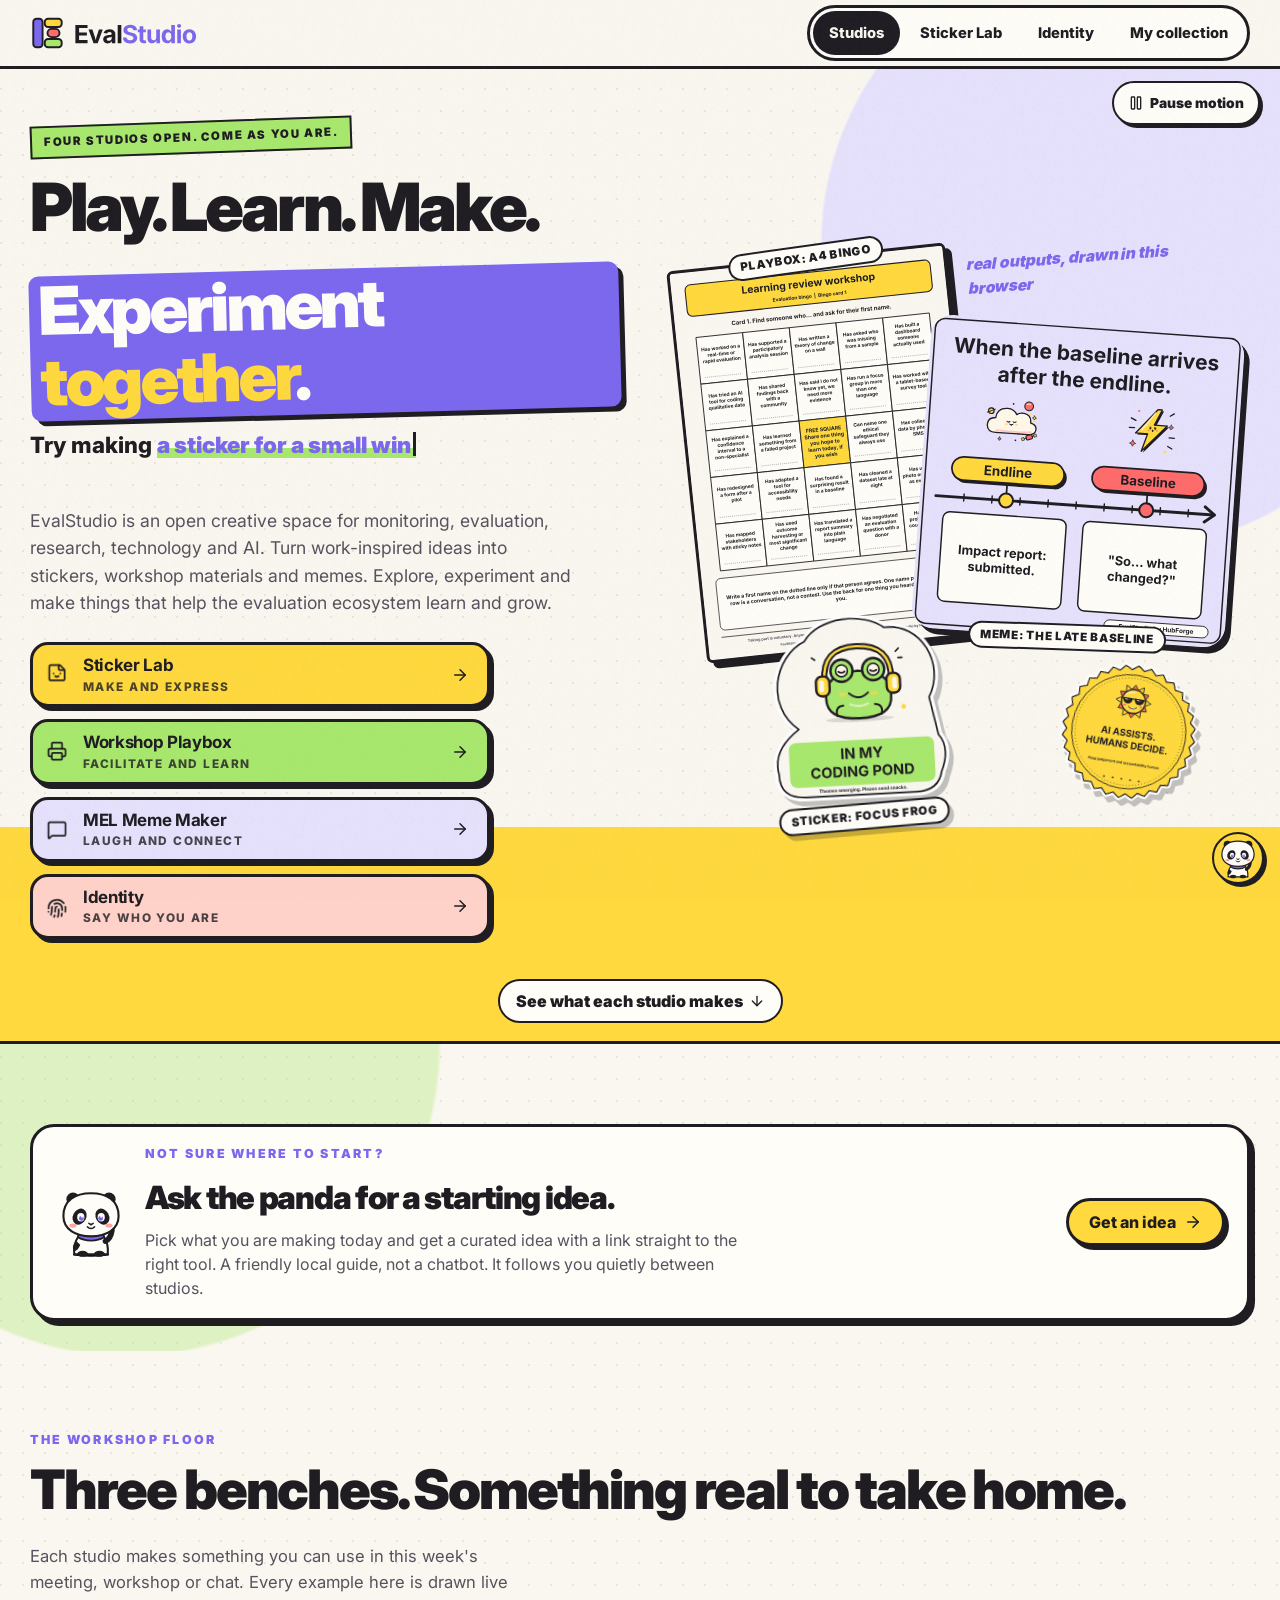
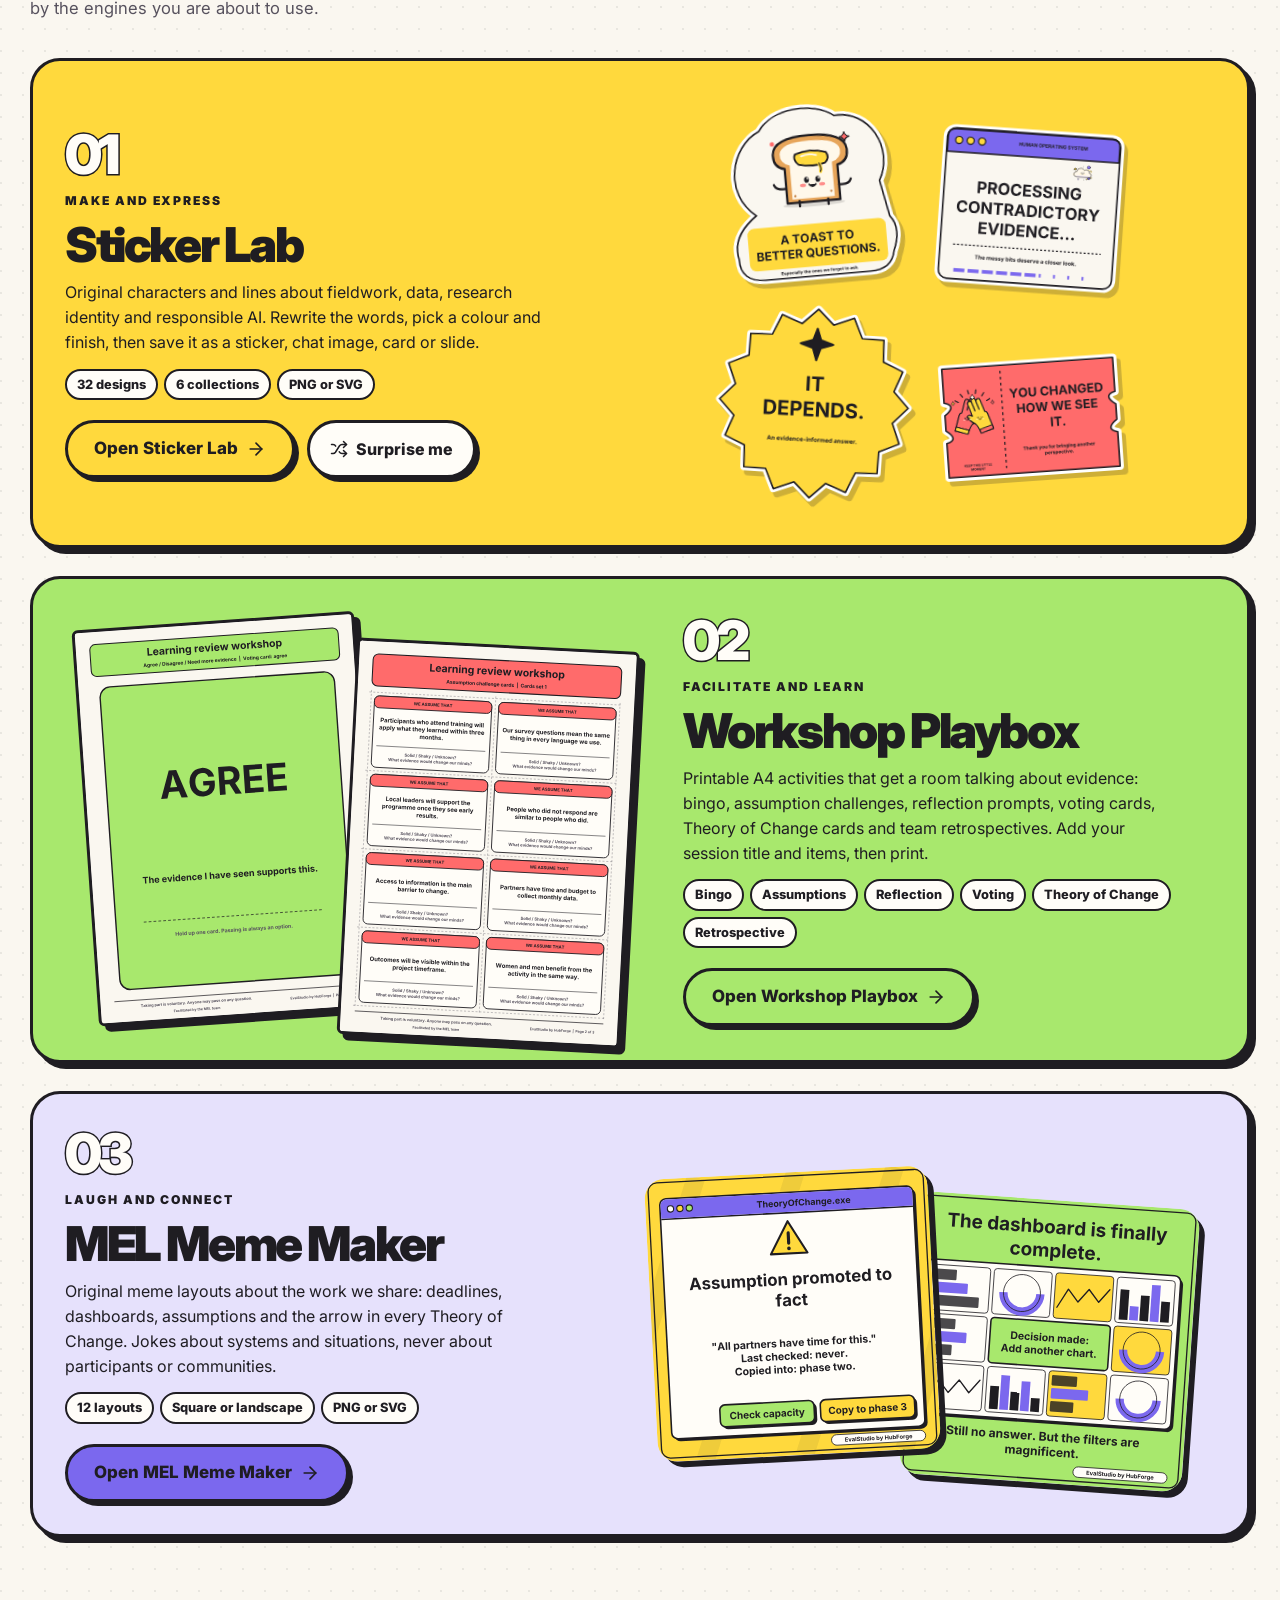
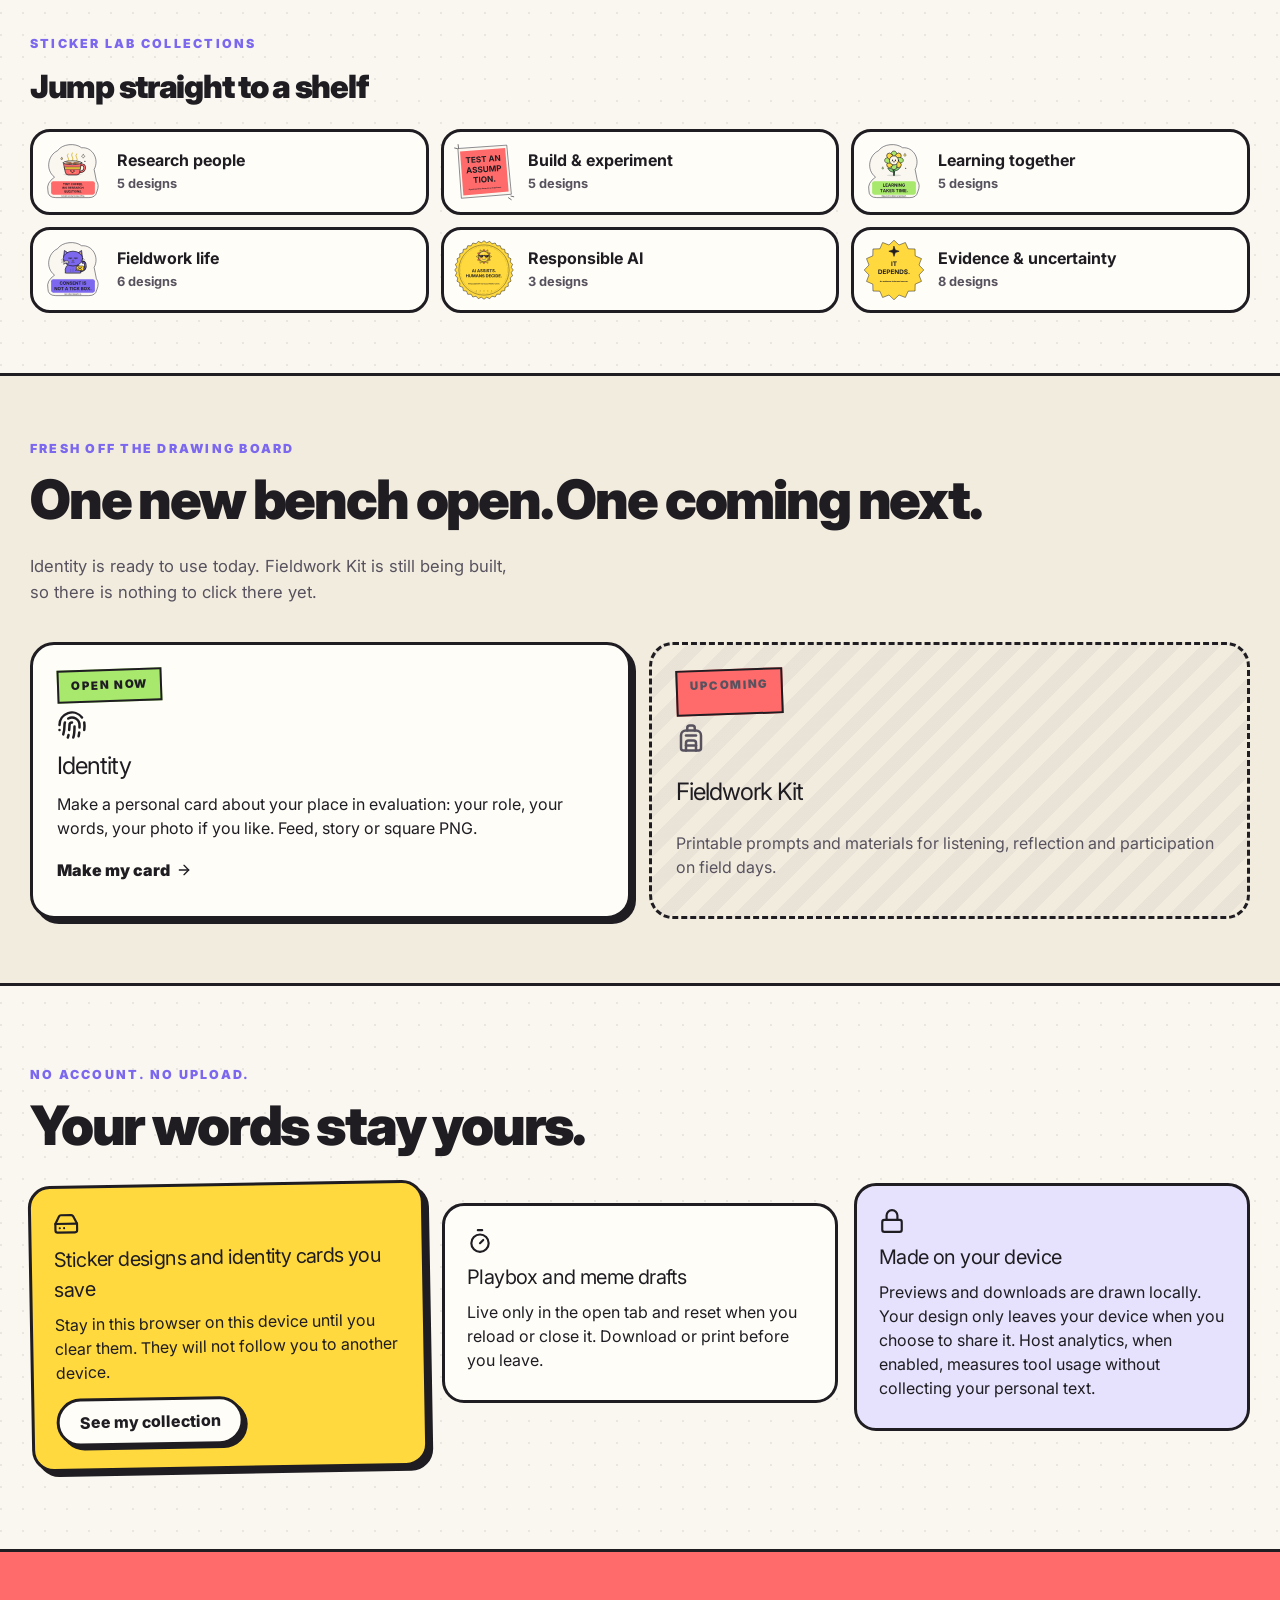
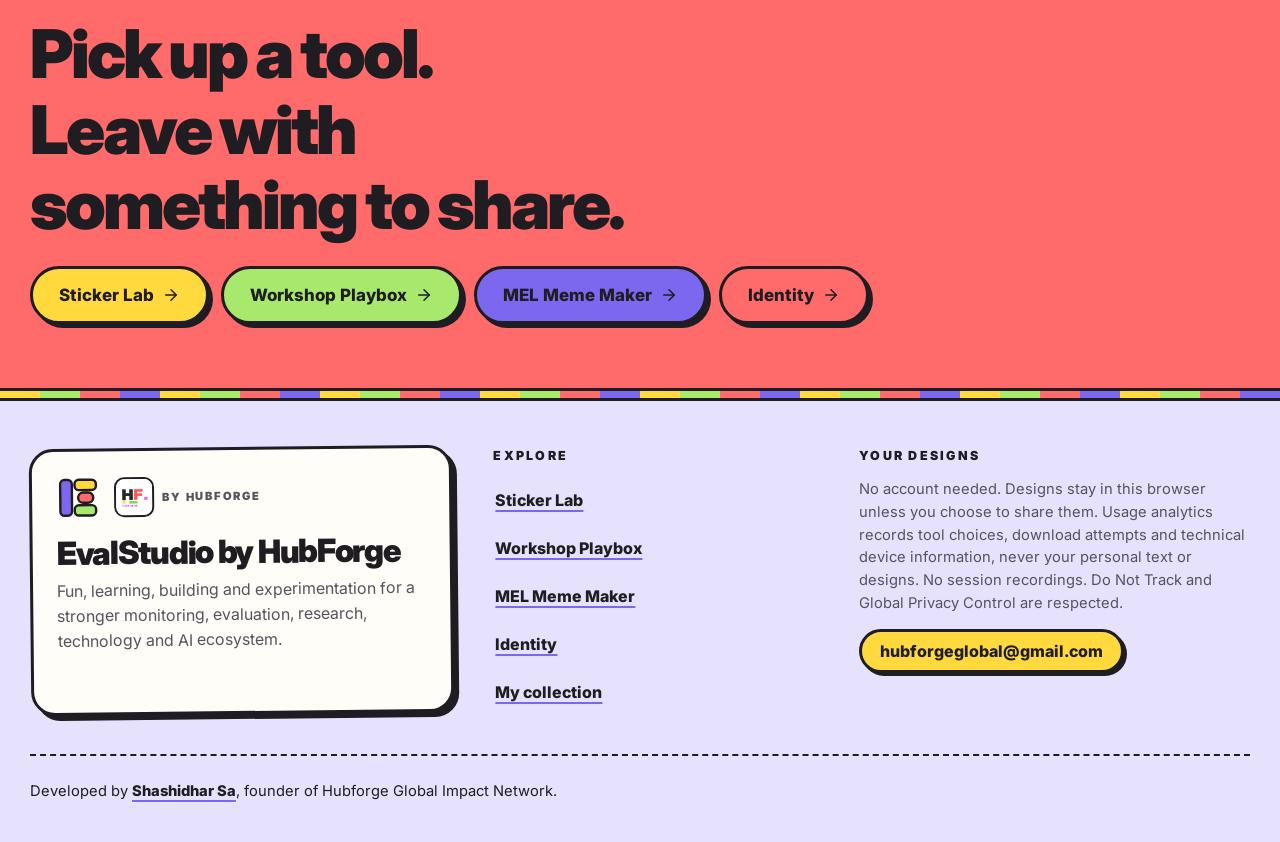
<file: index.html>
<!DOCTYPE html>
<html lang="en">
  <head>
    <meta charset="UTF-8" />
    <meta name="viewport" content="width=device-width, initial-scale=1.0" />
    <title>EvalStudio | Free MEL Stickers, Memes &amp; Workshop Tools</title>
    <meta name="description" content="Make personalised stickers, workplace-safe MEL memes and printable workshop activities. Free creative tools for monitoring, evaluation and learning. No account needed." />
    <link rel="canonical" href="https://studio.hubforgeglobal.com/" />
    <meta name="robots" content="index, follow, max-image-preview:large" />
    <meta name="theme-color" content="#7B68EE" />
    <meta property="og:title" content="EvalStudio | Play. Learn. Make." />
    <meta property="og:description" content="Your evaluation world, with a creative side. Make stickers, MEL memes and workshop materials. Personalise, preview and download for free." />
    <meta property="og:type" content="website" />
    <meta property="og:url" content="https://studio.hubforgeglobal.com/" />
    <meta property="og:site_name" content="EvalStudio by HubForge" />
    <meta property="og:locale" content="en_GB" />
    <meta property="og:image" content="https://studio.hubforgeglobal.com/social/evalstudio-preview-v1.png" />
    <meta property="og:image:secure_url" content="https://studio.hubforgeglobal.com/social/evalstudio-preview-v1.png" />
    <meta property="og:image:type" content="image/png" />
    <meta property="og:image:width" content="1200" />
    <meta property="og:image:height" content="630" />
    <meta property="og:image:alt" content="EvalStudio by HubForge: Play. Learn. Make. Free stickers, MEL memes and workshop tools, in yellow, purple and green." />
    <meta name="twitter:card" content="summary_large_image" />
    <meta name="twitter:title" content="EvalStudio | Play. Learn. Make." />
    <meta name="twitter:description" content="Make it yours. Free stickers, MEL memes and printable workshop tools for the evaluation ecosystem." />
    <meta name="twitter:image" content="https://studio.hubforgeglobal.com/social/evalstudio-preview-v1.png" />
    <meta name="twitter:image:alt" content="EvalStudio by HubForge: free stickers, MEL memes and workshop tools." />
    <link rel="alternate" type="text/plain" href="./llms.txt" title="EvalStudio guide for AI readers" />
    <link rel="icon" type="image/svg+xml" href="./brand/evalstudio-icon.svg" />
    <style>
      body { margin: 0; background: #f5f1e8; }
      .studio-startup { display: none; }
      .studio-booting .studio-summary { display: none; }
      .studio-booting .studio-startup {
        min-height: 100svh; padding: 32px; display: flex; flex-direction: column;
        align-items: center; justify-content: center; gap: 24px;
        color: #1f1d22; background: #f5f1e8; font: 15px/1.5 system-ui, sans-serif;
      }
      .studio-startup img { width: 224px; max-width: 75vw; height: auto; }
      .studio-startup p { margin: 0; }
      .studio-startup-track { width: 100px; height: 5px; border-radius: 8px; background: #ddd6ed; overflow: hidden; }
      .studio-startup-track::after { content: ""; display: block; width: 45%; height: 100%; background: #7b68ee; border-radius: inherit; animation: studio-boot 1.2s ease-in-out infinite alternate; }
      @keyframes studio-boot { to { transform: translateX(120%); } }
      @media (prefers-reduced-motion: reduce) { .studio-startup-track::after { animation: none; width: 100%; } }
      .studio-summary { max-width: 900px; margin: auto; padding: 32px 24px; color: #1f1d22; font: 17px/1.65 system-ui, sans-serif; }
      .studio-summary h1 { font-size: clamp(30px, 6vw, 48px); line-height: 1.15; }
      .studio-summary a { color: #513bb8; text-underline-offset: 3px; }
      .studio-summary li { margin-block: 12px; }
      .studio-startup-error { display: none; }
      .studio-load-failed .studio-startup-error { display: block; padding: 16px; border: 2px solid #7b68ee; border-radius: 12px; }
    </style>
    <script>
      document.documentElement.classList.add('studio-booting');
      function showStudioFallback() {
        document.documentElement.classList.remove('studio-booting');
        document.documentElement.classList.add('studio-load-failed');
      }
      window.addEventListener('error', function (event) {
        if (event.target instanceof HTMLScriptElement && event.target.type === 'module') showStudioFallback();
      }, true);
      window.setTimeout(function () {
        if (document.querySelector('#root > .studio-summary')) showStudioFallback();
      }, 15000);
    </script>
    <script type="module" crossorigin src="./assets/index-ChiUlO4b.js"></script>
    <link rel="stylesheet" crossorigin href="./assets/index-x-xBS65J.css">
  <script type="application/ld+json">{"@context":"https://schema.org","@graph":[{"@type":"Organization","@id":"https://studio.hubforgeglobal.com/#hubforge","name":"HubForge","url":"https://www.hubforgeglobal.com/","logo":"https://studio.hubforgeglobal.com/brand/hubforge-logo.png"},{"@type":"WebSite","@id":"https://studio.hubforgeglobal.com/#website","name":"EvalStudio","alternateName":"EvalStudio by HubForge","url":"https://studio.hubforgeglobal.com/","publisher":{"@id":"https://studio.hubforgeglobal.com/#hubforge"},"inLanguage":"en"},{"@type":"WebApplication","@id":"https://studio.hubforgeglobal.com/#application","name":"EvalStudio","url":"https://studio.hubforgeglobal.com/","description":"Free browser-based creative tools for the monitoring, evaluation, research, technology and AI ecosystem.","applicationCategory":"DesignApplication","operatingSystem":"Any","browserRequirements":"JavaScript is required for interactive editors.","isAccessibleForFree":true,"offers":{"@type":"Offer","price":"0","priceCurrency":"USD"},"publisher":{"@id":"https://studio.hubforgeglobal.com/#hubforge"},"featureList":["Identity","Sticker Lab","MEL Meme Maker","Workshop Playbox"],"image":"https://studio.hubforgeglobal.com/social/evalstudio-preview-v1.png"},{"@type":"ItemList","name":"EvalStudio creative tools","itemListElement":[{"@type":"ListItem","position":1,"name":"Identity","url":"https://studio.hubforgeglobal.com/identity/"},{"@type":"ListItem","position":2,"name":"Sticker Lab","url":"https://studio.hubforgeglobal.com/sticker-lab/"},{"@type":"ListItem","position":3,"name":"MEL Meme Maker","url":"https://studio.hubforgeglobal.com/meme-maker/"},{"@type":"ListItem","position":4,"name":"Workshop Playbox","url":"https://studio.hubforgeglobal.com/workshop-playbox/"}]}]}</script>
</head>
  <body>
    <div id="root">
      <div class="studio-startup" role="status" aria-label="Opening EvalStudio">
        <img src="./brand/evalstudio-logo.svg" alt="EvalStudio" width="224" height="48" />
        <div class="studio-startup-track" aria-hidden="true"></div>
        <p>Opening your creative space…</p>
      </div>
      <main class="studio-summary">
        <p class="studio-startup-error" role="alert">The interactive studio could not start. Please reload the page or use the studio guides below.</p>
        <h1>EvalStudio: Play. Learn. Make.</h1>
        <p>An open creative space for monitoring, evaluation, research, technology and AI. Make personal identity cards, personalised stickers, workplace-safe MEL memes and printable workshop materials.</p>
        <p>Choose a template, personalise it, see a live preview and download. The creative tools run in your browser, with no account or paid AI service required.</p>
        <h2>Explore the studios</h2>
        <ul>
          <li><a href="./identity/">Identity</a>: make a personal evaluation or MEL card with your own words, optional photo and a live preview. Download a social-ready PNG or save on this device to remake later.</li>
          <li><a href="./sticker-lab/">Sticker Lab</a>: 32 original designs across six collections. Edit words, colours and styles, then download PNG or SVG.</li>
          <li><a href="./meme-maker/">MEL Meme Maker</a>: 12 original editable compositions about shared professional situations. Make workplace-safe memes, not jokes at communities' expense.</li>
          <li><a href="./workshop-playbox/">Workshop Playbox</a>: six editable activities, including evaluation bingo, reflection prompts and Theory of Change cards. Export A4 materials or print them.</li>
        </ul>
        <h2>Privacy and downloads</h2>
        <p>Your personalised words and saved creations stay on your device. Downloads are image or vector files, not automatic WhatsApp sticker installation. The optional panda offers curated guidance, not generative AI chat.</p>
        <p>Enable JavaScript to use the editors. These descriptions and the studio guides are available without it.</p>
        <p>EvalStudio is part of the <a href="https://www.hubforgeglobal.com/">HubForge</a> ecosystem. Explore <a href="https://playbooks.hubforgeglobal.com/">HubForge Playbooks</a> for practical learning resources.</p>
      </main>
    </div>
  </body>
</html>
</file>
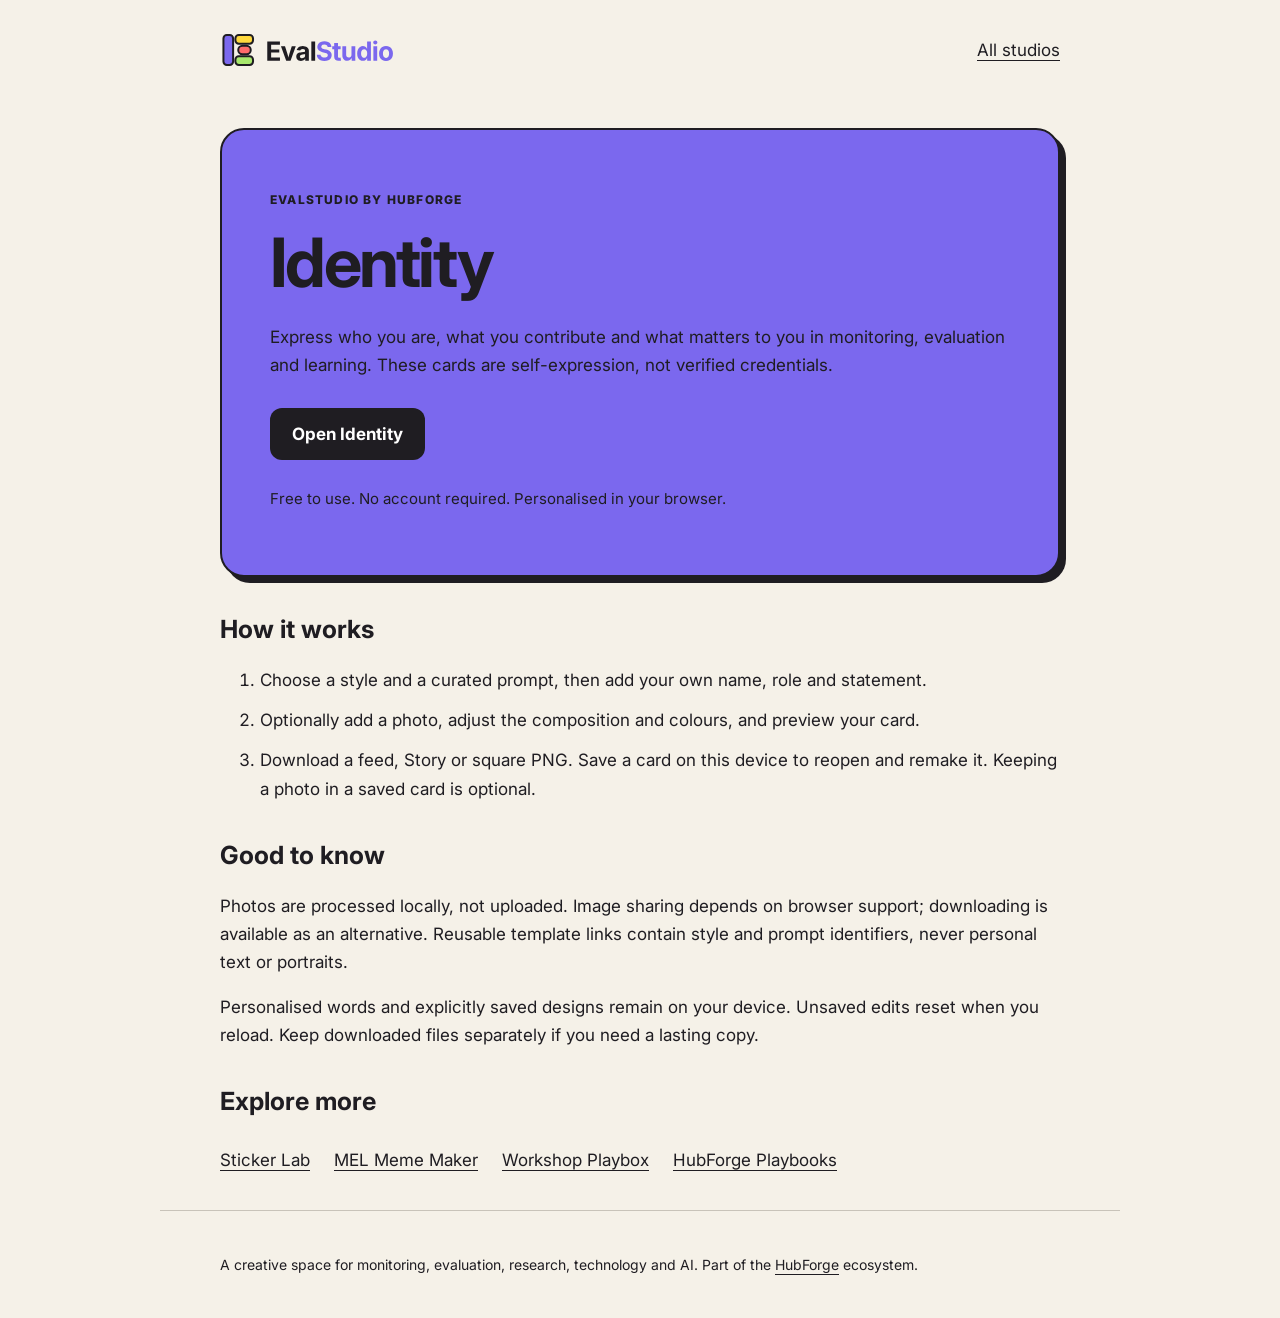
<file: identity/index.html>
<!doctype html><html lang="en"><head>
<meta charset="utf-8"><meta name="viewport" content="width=device-width,initial-scale=1">
<title>Identity | Personal MEL Identity Cards | EvalStudio</title><meta name="description" content="Make a personal evaluation or MEL identity card with your own photo, words and colours. Edit a live preview and download a social-ready PNG, without an account.">
<meta name="robots" content="index, follow, max-image-preview:large"><link rel="canonical" href="https://studio.hubforgeglobal.com/identity/">
<link rel="icon" href="../brand/evalstudio-icon.svg" type="image/svg+xml"><link rel="stylesheet" href="../discovery/guides.css">
<meta property="og:type" content="website"><meta property="og:site_name" content="EvalStudio by HubForge">
<meta property="og:title" content="Identity | Personal MEL Identity Cards | EvalStudio"><meta property="og:description" content="Make a personal evaluation or MEL identity card with your own photo, words and colours. Edit a live preview and download a social-ready PNG, without an account."><meta property="og:url" content="https://studio.hubforgeglobal.com/identity/">
<meta property="og:image" content="https://studio.hubforgeglobal.com/social/evalstudio-preview-v1.png"><meta property="og:image:secure_url" content="https://studio.hubforgeglobal.com/social/evalstudio-preview-v1.png"><meta property="og:image:type" content="image/png"><meta property="og:image:width" content="1200"><meta property="og:image:height" content="630"><meta property="og:image:alt" content="EvalStudio: stickers, MEL memes and workshop tools. Play. Learn. Make.">
<meta name="twitter:card" content="summary_large_image"><meta name="twitter:title" content="Identity | Personal MEL Identity Cards | EvalStudio"><meta name="twitter:description" content="Make a personal evaluation or MEL identity card with your own photo, words and colours. Edit a live preview and download a social-ready PNG, without an account."><meta name="twitter:image" content="https://studio.hubforgeglobal.com/social/evalstudio-preview-v1.png"><meta name="twitter:image:alt" content="EvalStudio by HubForge. Play. Learn. Make.">
<script type="application/ld+json">{"@context":"https://schema.org","@graph":[{"@type":"WebPage","@id":"https://studio.hubforgeglobal.com/identity/","url":"https://studio.hubforgeglobal.com/identity/","name":"Identity | Personal MEL Identity Cards | EvalStudio","description":"Make a personal evaluation or MEL identity card with your own photo, words and colours. Edit a live preview and download a social-ready PNG, without an account.","inLanguage":"en","isPartOf":{"@id":"https://studio.hubforgeglobal.com/#website"},"about":{"@id":"https://studio.hubforgeglobal.com/#application"},"primaryImageOfPage":{"@type":"ImageObject","url":"https://studio.hubforgeglobal.com/social/evalstudio-preview-v1.png","width":1200,"height":630}},{"@type":"BreadcrumbList","itemListElement":[{"@type":"ListItem","position":1,"name":"EvalStudio","item":"https://studio.hubforgeglobal.com/"},{"@type":"ListItem","position":2,"name":"Identity","item":"https://studio.hubforgeglobal.com/identity/"}]}]}</script></head><body>
<header><a href="../" aria-label="EvalStudio home"><img src="../brand/evalstudio-logo.svg" alt="EvalStudio"></a><a href="../">All studios</a></header>
<main><section class="hero" style="background:#7B68EE"><p class="eyebrow">EVALSTUDIO BY HUBFORGE</p><h1>Identity</h1><p>Express who you are, what you contribute and what matters to you in monitoring, evaluation and learning. These cards are self-expression, not verified credentials.</p><a class="button" href="../#/identity">Open Identity</a><p class="muted">Free to use. No account required. Personalised in your browser.</p></section>
<h2>How it works</h2><ol><li>Choose a style and a curated prompt, then add your own name, role and statement.</li><li>Optionally add a photo, adjust the composition and colours, and preview your card.</li><li>Download a feed, Story or square PNG. Save a card on this device to reopen and remake it. Keeping a photo in a saved card is optional.</li></ol>
<h2>Good to know</h2><p>Photos are processed locally, not uploaded. Image sharing depends on browser support; downloading is available as an alternative. Reusable template links contain style and prompt identifiers, never personal text or portraits.</p><p>Personalised words and explicitly saved designs remain on your device. Unsaved edits reset when you reload. Keep downloaded files separately if you need a lasting copy.</p>
<h2>Explore more</h2><nav><a href="../sticker-lab/">Sticker Lab</a><a href="../meme-maker/">MEL Meme Maker</a><a href="../workshop-playbox/">Workshop Playbox</a><a href="https://playbooks.hubforgeglobal.com/">HubForge Playbooks</a></nav>
</main><footer><p>A creative space for monitoring, evaluation, research, technology and AI. Part of the <a href="https://www.hubforgeglobal.com/">HubForge</a> ecosystem.</p></footer></body></html>
</file>
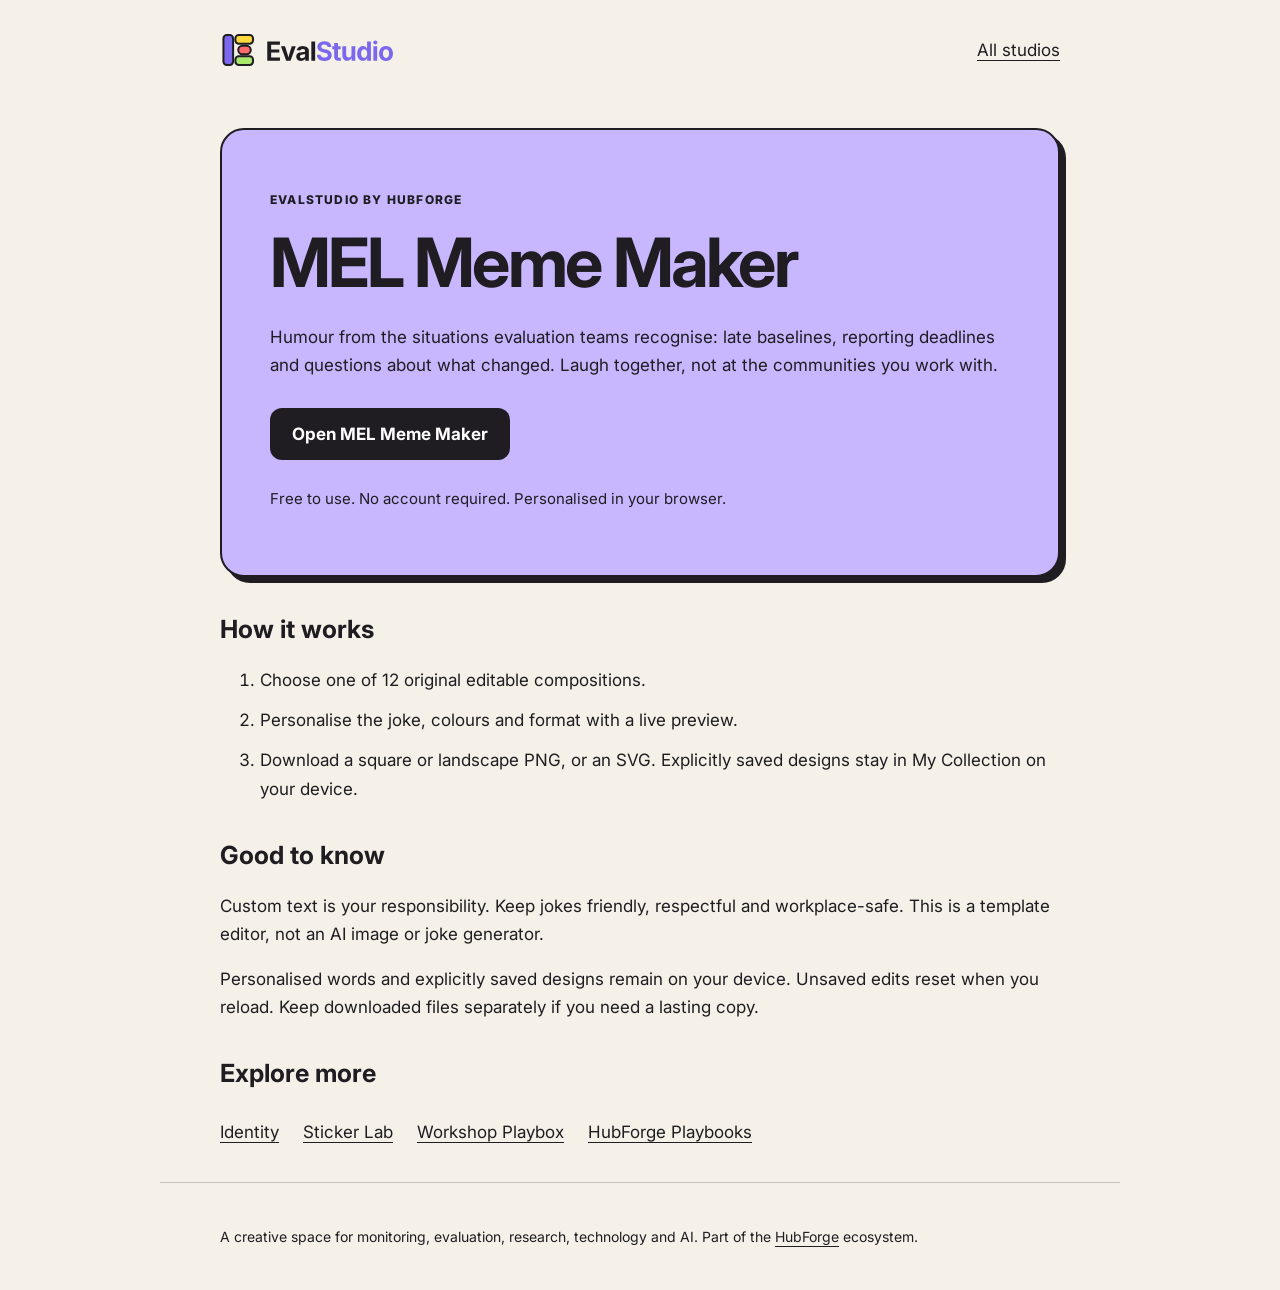
<file: meme-maker/index.html>
<!doctype html><html lang="en"><head>
<meta charset="utf-8"><meta name="viewport" content="width=device-width,initial-scale=1">
<title>MEL Meme Maker | Free Evaluation Memes | EvalStudio</title><meta name="description" content="Create workplace-safe monitoring, evaluation and learning memes. Personalise 12 original compositions and download PNG or SVG images. No account needed.">
<meta name="robots" content="index, follow, max-image-preview:large"><link rel="canonical" href="https://studio.hubforgeglobal.com/meme-maker/">
<link rel="icon" href="../brand/evalstudio-icon.svg" type="image/svg+xml"><link rel="stylesheet" href="../discovery/guides.css">
<meta property="og:type" content="website"><meta property="og:site_name" content="EvalStudio by HubForge">
<meta property="og:title" content="MEL Meme Maker | Free Evaluation Memes | EvalStudio"><meta property="og:description" content="Create workplace-safe monitoring, evaluation and learning memes. Personalise 12 original compositions and download PNG or SVG images. No account needed."><meta property="og:url" content="https://studio.hubforgeglobal.com/meme-maker/">
<meta property="og:image" content="https://studio.hubforgeglobal.com/social/evalstudio-preview-v1.png"><meta property="og:image:secure_url" content="https://studio.hubforgeglobal.com/social/evalstudio-preview-v1.png"><meta property="og:image:type" content="image/png"><meta property="og:image:width" content="1200"><meta property="og:image:height" content="630"><meta property="og:image:alt" content="EvalStudio: stickers, MEL memes and workshop tools. Play. Learn. Make.">
<meta name="twitter:card" content="summary_large_image"><meta name="twitter:title" content="MEL Meme Maker | Free Evaluation Memes | EvalStudio"><meta name="twitter:description" content="Create workplace-safe monitoring, evaluation and learning memes. Personalise 12 original compositions and download PNG or SVG images. No account needed."><meta name="twitter:image" content="https://studio.hubforgeglobal.com/social/evalstudio-preview-v1.png"><meta name="twitter:image:alt" content="EvalStudio by HubForge. Play. Learn. Make.">
<script type="application/ld+json">{"@context":"https://schema.org","@graph":[{"@type":"WebPage","@id":"https://studio.hubforgeglobal.com/meme-maker/","url":"https://studio.hubforgeglobal.com/meme-maker/","name":"MEL Meme Maker | Free Evaluation Memes | EvalStudio","description":"Create workplace-safe monitoring, evaluation and learning memes. Personalise 12 original compositions and download PNG or SVG images. No account needed.","inLanguage":"en","isPartOf":{"@id":"https://studio.hubforgeglobal.com/#website"},"about":{"@id":"https://studio.hubforgeglobal.com/#application"},"primaryImageOfPage":{"@type":"ImageObject","url":"https://studio.hubforgeglobal.com/social/evalstudio-preview-v1.png","width":1200,"height":630}},{"@type":"BreadcrumbList","itemListElement":[{"@type":"ListItem","position":1,"name":"EvalStudio","item":"https://studio.hubforgeglobal.com/"},{"@type":"ListItem","position":2,"name":"MEL Meme Maker","item":"https://studio.hubforgeglobal.com/meme-maker/"}]}]}</script></head><body>
<header><a href="../" aria-label="EvalStudio home"><img src="../brand/evalstudio-logo.svg" alt="EvalStudio"></a><a href="../">All studios</a></header>
<main><section class="hero" style="background:#C8B6FF"><p class="eyebrow">EVALSTUDIO BY HUBFORGE</p><h1>MEL Meme Maker</h1><p>Humour from the situations evaluation teams recognise: late baselines, reporting deadlines and questions about what changed. Laugh together, not at the communities you work with.</p><a class="button" href="../#/meme-maker">Open MEL Meme Maker</a><p class="muted">Free to use. No account required. Personalised in your browser.</p></section>
<h2>How it works</h2><ol><li>Choose one of 12 original editable compositions.</li><li>Personalise the joke, colours and format with a live preview.</li><li>Download a square or landscape PNG, or an SVG. Explicitly saved designs stay in My Collection on your device.</li></ol>
<h2>Good to know</h2><p>Custom text is your responsibility. Keep jokes friendly, respectful and workplace-safe. This is a template editor, not an AI image or joke generator.</p><p>Personalised words and explicitly saved designs remain on your device. Unsaved edits reset when you reload. Keep downloaded files separately if you need a lasting copy.</p>
<h2>Explore more</h2><nav><a href="../identity/">Identity</a><a href="../sticker-lab/">Sticker Lab</a><a href="../workshop-playbox/">Workshop Playbox</a><a href="https://playbooks.hubforgeglobal.com/">HubForge Playbooks</a></nav>
</main><footer><p>A creative space for monitoring, evaluation, research, technology and AI. Part of the <a href="https://www.hubforgeglobal.com/">HubForge</a> ecosystem.</p></footer></body></html>
</file>
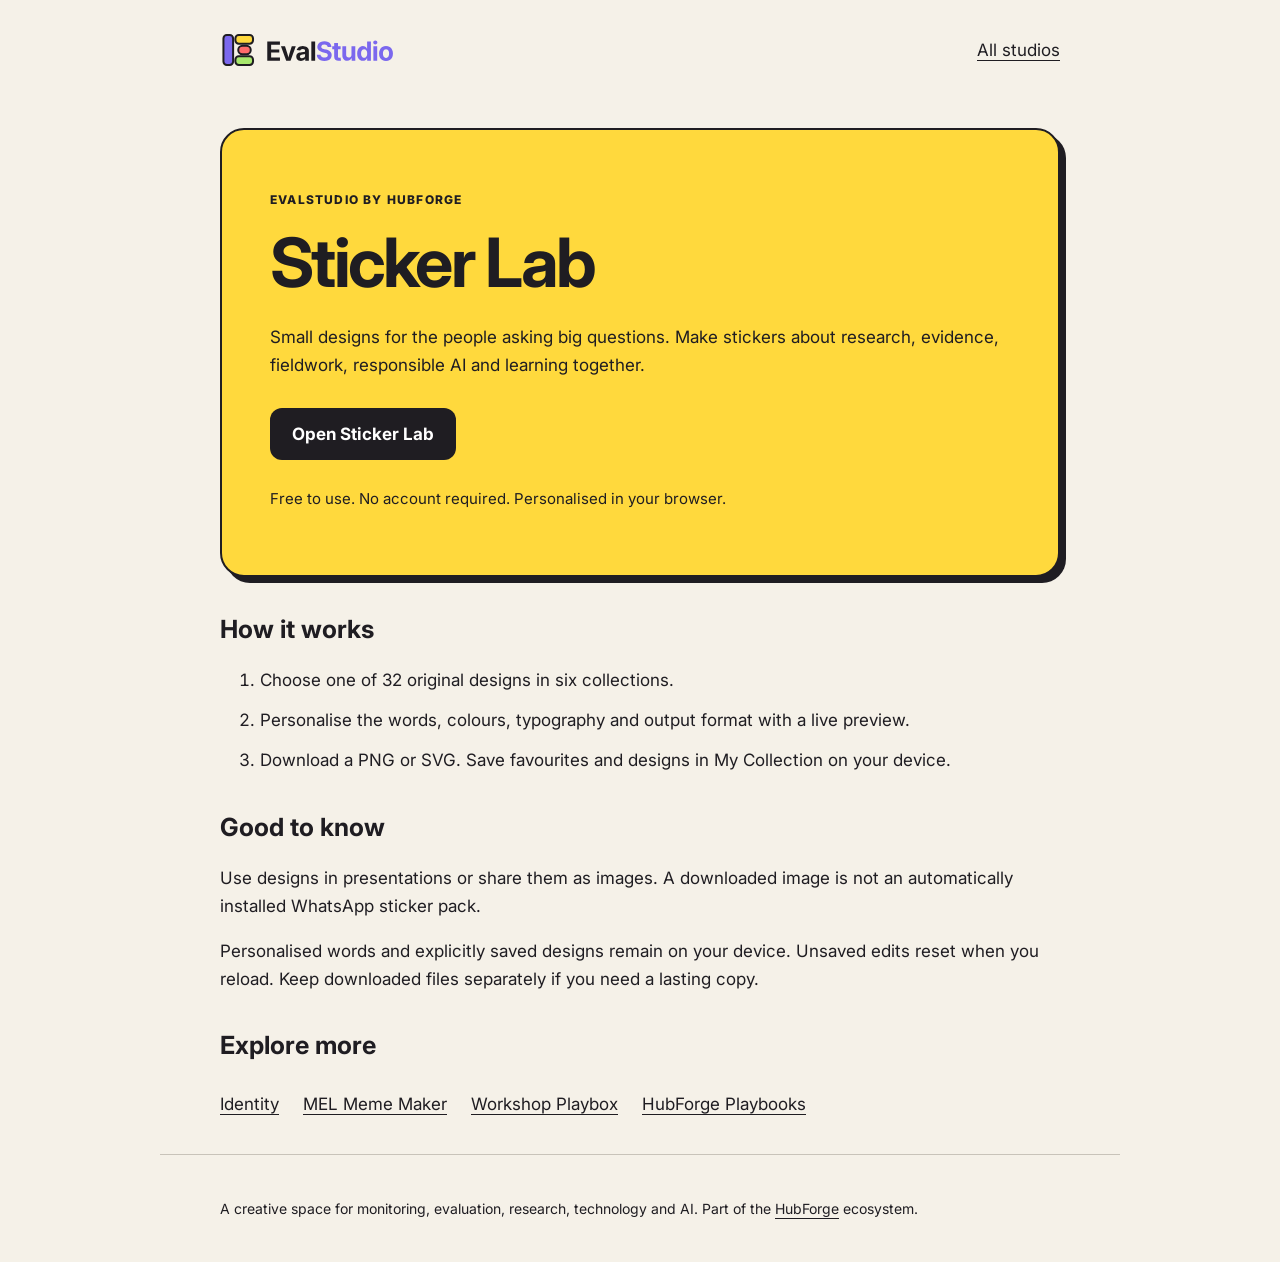
<file: sticker-lab/index.html>
<!doctype html><html lang="en"><head>
<meta charset="utf-8"><meta name="viewport" content="width=device-width,initial-scale=1">
<title>Sticker Lab | Free Personalised MEL Stickers | EvalStudio</title><meta name="description" content="Make personalised monitoring, evaluation and learning stickers. Choose from 32 original templates, edit your words and colours, then download PNG or SVG for free.">
<meta name="robots" content="index, follow, max-image-preview:large"><link rel="canonical" href="https://studio.hubforgeglobal.com/sticker-lab/">
<link rel="icon" href="../brand/evalstudio-icon.svg" type="image/svg+xml"><link rel="stylesheet" href="../discovery/guides.css">
<meta property="og:type" content="website"><meta property="og:site_name" content="EvalStudio by HubForge">
<meta property="og:title" content="Sticker Lab | Free Personalised MEL Stickers | EvalStudio"><meta property="og:description" content="Make personalised monitoring, evaluation and learning stickers. Choose from 32 original templates, edit your words and colours, then download PNG or SVG for free."><meta property="og:url" content="https://studio.hubforgeglobal.com/sticker-lab/">
<meta property="og:image" content="https://studio.hubforgeglobal.com/social/evalstudio-preview-v1.png"><meta property="og:image:secure_url" content="https://studio.hubforgeglobal.com/social/evalstudio-preview-v1.png"><meta property="og:image:type" content="image/png"><meta property="og:image:width" content="1200"><meta property="og:image:height" content="630"><meta property="og:image:alt" content="EvalStudio: stickers, MEL memes and workshop tools. Play. Learn. Make.">
<meta name="twitter:card" content="summary_large_image"><meta name="twitter:title" content="Sticker Lab | Free Personalised MEL Stickers | EvalStudio"><meta name="twitter:description" content="Make personalised monitoring, evaluation and learning stickers. Choose from 32 original templates, edit your words and colours, then download PNG or SVG for free."><meta name="twitter:image" content="https://studio.hubforgeglobal.com/social/evalstudio-preview-v1.png"><meta name="twitter:image:alt" content="EvalStudio by HubForge. Play. Learn. Make.">
<script type="application/ld+json">{"@context":"https://schema.org","@graph":[{"@type":"WebPage","@id":"https://studio.hubforgeglobal.com/sticker-lab/","url":"https://studio.hubforgeglobal.com/sticker-lab/","name":"Sticker Lab | Free Personalised MEL Stickers | EvalStudio","description":"Make personalised monitoring, evaluation and learning stickers. Choose from 32 original templates, edit your words and colours, then download PNG or SVG for free.","inLanguage":"en","isPartOf":{"@id":"https://studio.hubforgeglobal.com/#website"},"about":{"@id":"https://studio.hubforgeglobal.com/#application"},"primaryImageOfPage":{"@type":"ImageObject","url":"https://studio.hubforgeglobal.com/social/evalstudio-preview-v1.png","width":1200,"height":630}},{"@type":"BreadcrumbList","itemListElement":[{"@type":"ListItem","position":1,"name":"EvalStudio","item":"https://studio.hubforgeglobal.com/"},{"@type":"ListItem","position":2,"name":"Sticker Lab","item":"https://studio.hubforgeglobal.com/sticker-lab/"}]}]}</script></head><body>
<header><a href="../" aria-label="EvalStudio home"><img src="../brand/evalstudio-logo.svg" alt="EvalStudio"></a><a href="../">All studios</a></header>
<main><section class="hero" style="background:#FFD93D"><p class="eyebrow">EVALSTUDIO BY HUBFORGE</p><h1>Sticker Lab</h1><p>Small designs for the people asking big questions. Make stickers about research, evidence, fieldwork, responsible AI and learning together.</p><a class="button" href="../#/sticker-lab">Open Sticker Lab</a><p class="muted">Free to use. No account required. Personalised in your browser.</p></section>
<h2>How it works</h2><ol><li>Choose one of 32 original designs in six collections.</li><li>Personalise the words, colours, typography and output format with a live preview.</li><li>Download a PNG or SVG. Save favourites and designs in My Collection on your device.</li></ol>
<h2>Good to know</h2><p>Use designs in presentations or share them as images. A downloaded image is not an automatically installed WhatsApp sticker pack.</p><p>Personalised words and explicitly saved designs remain on your device. Unsaved edits reset when you reload. Keep downloaded files separately if you need a lasting copy.</p>
<h2>Explore more</h2><nav><a href="../identity/">Identity</a><a href="../meme-maker/">MEL Meme Maker</a><a href="../workshop-playbox/">Workshop Playbox</a><a href="https://playbooks.hubforgeglobal.com/">HubForge Playbooks</a></nav>
</main><footer><p>A creative space for monitoring, evaluation, research, technology and AI. Part of the <a href="https://www.hubforgeglobal.com/">HubForge</a> ecosystem.</p></footer></body></html>
</file>
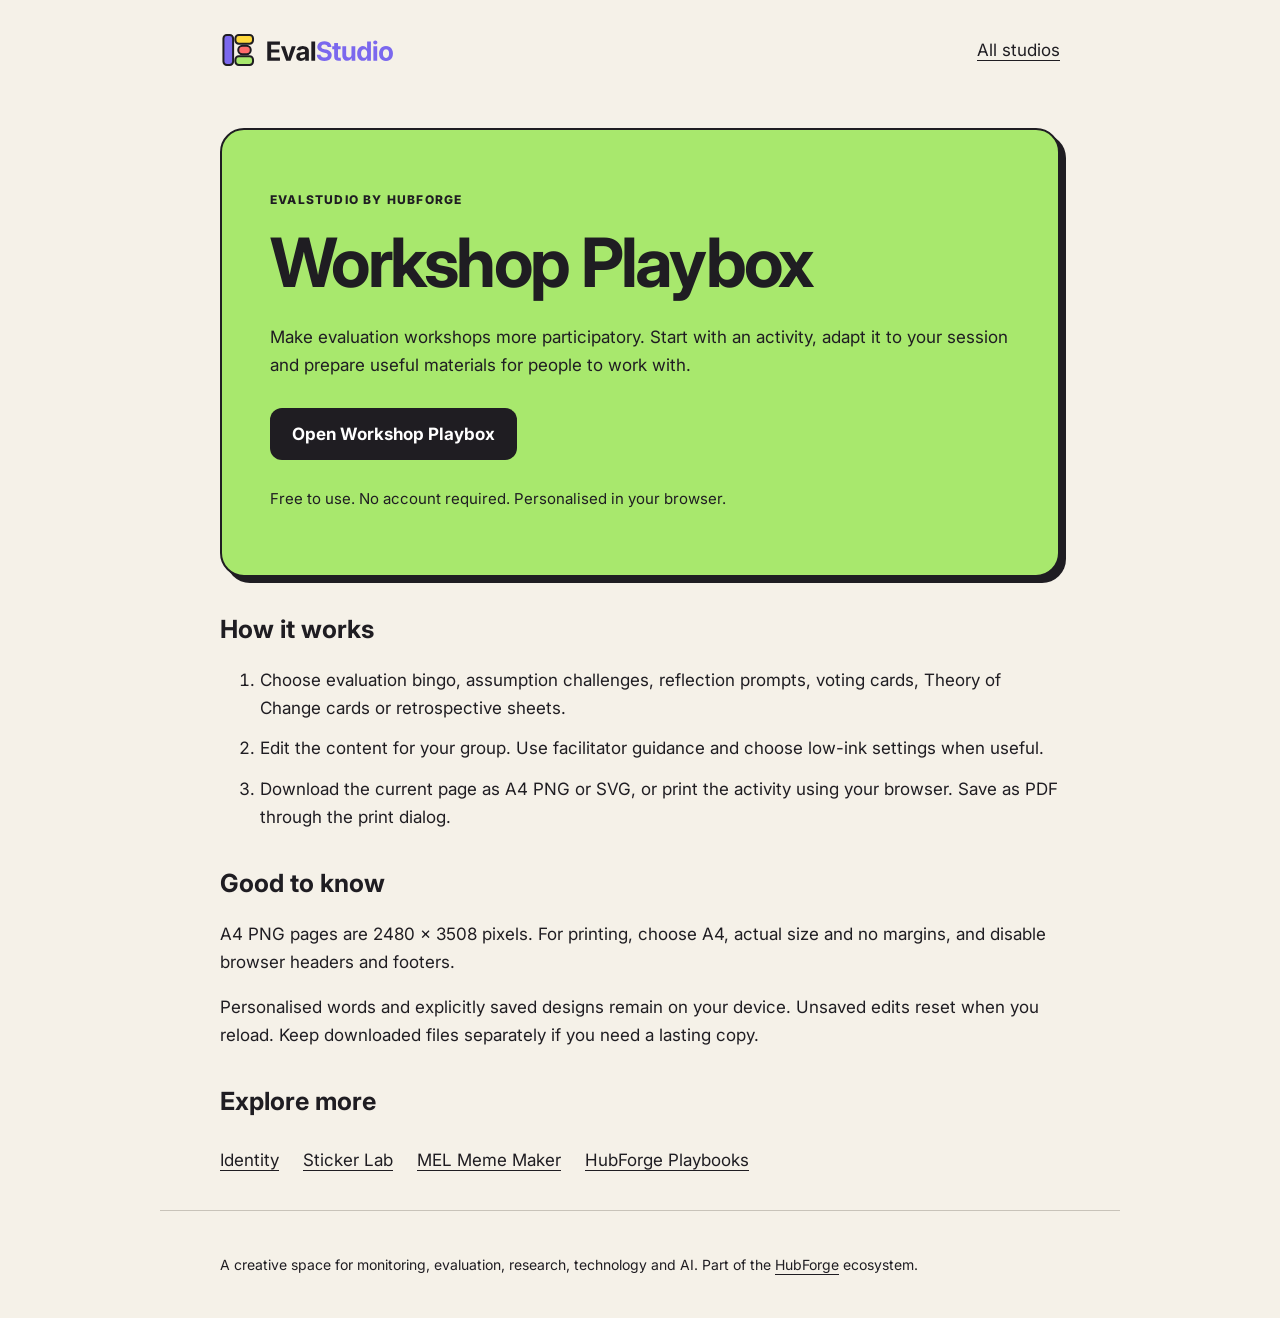
<file: workshop-playbox/index.html>
<!doctype html><html lang="en"><head>
<meta charset="utf-8"><meta name="viewport" content="width=device-width,initial-scale=1">
<title>Workshop Playbox | Free Printable MEL Activities | EvalStudio</title><meta name="description" content="Make editable evaluation bingo, reflection prompts, voting cards and Theory of Change activities. Download A4 PNG or SVG pages, or print workshop materials.">
<meta name="robots" content="index, follow, max-image-preview:large"><link rel="canonical" href="https://studio.hubforgeglobal.com/workshop-playbox/">
<link rel="icon" href="../brand/evalstudio-icon.svg" type="image/svg+xml"><link rel="stylesheet" href="../discovery/guides.css">
<meta property="og:type" content="website"><meta property="og:site_name" content="EvalStudio by HubForge">
<meta property="og:title" content="Workshop Playbox | Free Printable MEL Activities | EvalStudio"><meta property="og:description" content="Make editable evaluation bingo, reflection prompts, voting cards and Theory of Change activities. Download A4 PNG or SVG pages, or print workshop materials."><meta property="og:url" content="https://studio.hubforgeglobal.com/workshop-playbox/">
<meta property="og:image" content="https://studio.hubforgeglobal.com/social/evalstudio-preview-v1.png"><meta property="og:image:secure_url" content="https://studio.hubforgeglobal.com/social/evalstudio-preview-v1.png"><meta property="og:image:type" content="image/png"><meta property="og:image:width" content="1200"><meta property="og:image:height" content="630"><meta property="og:image:alt" content="EvalStudio: stickers, MEL memes and workshop tools. Play. Learn. Make.">
<meta name="twitter:card" content="summary_large_image"><meta name="twitter:title" content="Workshop Playbox | Free Printable MEL Activities | EvalStudio"><meta name="twitter:description" content="Make editable evaluation bingo, reflection prompts, voting cards and Theory of Change activities. Download A4 PNG or SVG pages, or print workshop materials."><meta name="twitter:image" content="https://studio.hubforgeglobal.com/social/evalstudio-preview-v1.png"><meta name="twitter:image:alt" content="EvalStudio by HubForge. Play. Learn. Make.">
<script type="application/ld+json">{"@context":"https://schema.org","@graph":[{"@type":"WebPage","@id":"https://studio.hubforgeglobal.com/workshop-playbox/","url":"https://studio.hubforgeglobal.com/workshop-playbox/","name":"Workshop Playbox | Free Printable MEL Activities | EvalStudio","description":"Make editable evaluation bingo, reflection prompts, voting cards and Theory of Change activities. Download A4 PNG or SVG pages, or print workshop materials.","inLanguage":"en","isPartOf":{"@id":"https://studio.hubforgeglobal.com/#website"},"about":{"@id":"https://studio.hubforgeglobal.com/#application"},"primaryImageOfPage":{"@type":"ImageObject","url":"https://studio.hubforgeglobal.com/social/evalstudio-preview-v1.png","width":1200,"height":630}},{"@type":"BreadcrumbList","itemListElement":[{"@type":"ListItem","position":1,"name":"EvalStudio","item":"https://studio.hubforgeglobal.com/"},{"@type":"ListItem","position":2,"name":"Workshop Playbox","item":"https://studio.hubforgeglobal.com/workshop-playbox/"}]}]}</script></head><body>
<header><a href="../" aria-label="EvalStudio home"><img src="../brand/evalstudio-logo.svg" alt="EvalStudio"></a><a href="../">All studios</a></header>
<main><section class="hero" style="background:#A8E86D"><p class="eyebrow">EVALSTUDIO BY HUBFORGE</p><h1>Workshop Playbox</h1><p>Make evaluation workshops more participatory. Start with an activity, adapt it to your session and prepare useful materials for people to work with.</p><a class="button" href="../#/workshop-playbox">Open Workshop Playbox</a><p class="muted">Free to use. No account required. Personalised in your browser.</p></section>
<h2>How it works</h2><ol><li>Choose evaluation bingo, assumption challenges, reflection prompts, voting cards, Theory of Change cards or retrospective sheets.</li><li>Edit the content for your group. Use facilitator guidance and choose low-ink settings when useful.</li><li>Download the current page as A4 PNG or SVG, or print the activity using your browser. Save as PDF through the print dialog.</li></ol>
<h2>Good to know</h2><p>A4 PNG pages are 2480 × 3508 pixels. For printing, choose A4, actual size and no margins, and disable browser headers and footers.</p><p>Personalised words and explicitly saved designs remain on your device. Unsaved edits reset when you reload. Keep downloaded files separately if you need a lasting copy.</p>
<h2>Explore more</h2><nav><a href="../identity/">Identity</a><a href="../sticker-lab/">Sticker Lab</a><a href="../meme-maker/">MEL Meme Maker</a><a href="https://playbooks.hubforgeglobal.com/">HubForge Playbooks</a></nav>
</main><footer><p>A creative space for monitoring, evaluation, research, technology and AI. Part of the <a href="https://www.hubforgeglobal.com/">HubForge</a> ecosystem.</p></footer></body></html>
</file>
<file: assets/index-x-xBS65J.css>
footer.esf{position:relative;border-top:3px solid var(--ink);background:var(--lilac);color:var(--ink);padding:56px 0 0;overflow:hidden}footer.esf:before{content:"";position:absolute;inset:0 0 auto;height:10px;background:repeating-linear-gradient(90deg,var(--yellow) 0 40px,var(--lime) 40px 80px,var(--coral) 80px 120px,var(--purple) 120px 160px);border-bottom:3px solid var(--ink)}footer.esf .esf-in{display:grid;grid-template-columns:1.3fr 1fr 1.2fr;gap:40px;padding-bottom:40px}footer.esf .esf-brand{background:var(--card);border:3px solid var(--ink);border-radius:24px;padding:24px;box-shadow:var(--shadow);transform:rotate(-.6deg)}footer.esf .esf-marks{display:flex;align-items:center;gap:14px;flex-wrap:wrap}footer.esf .esf-icon{width:44px;height:44px;display:block}footer.esf .esf-endorse{display:inline-flex;align-items:center;gap:8px}footer.esf .esf-endorse img{width:40px;height:40px;border:2px solid var(--ink);border-radius:10px;background:var(--card)}footer.esf .esf-endorse small{font-size:.7rem;font-weight:900;letter-spacing:.16em;text-transform:uppercase;color:var(--ink-soft)}footer.esf .esf-title{margin:16px 0 8px;font-size:clamp(1.5rem,3vw,2rem);font-weight:900;letter-spacing:-.04em;line-height:1.1}footer.esf .esf-mission{margin:0;line-height:1.55;font-size:1rem;color:var(--ink-soft)}footer.esf .esf-h{margin:0 0 12px;font-size:.78rem;font-weight:900;letter-spacing:.18em;text-transform:uppercase;color:var(--ink)}footer.esf .esf-links{list-style:none;margin:0;padding:0;display:grid;gap:4px}footer.esf .esf-links a,footer.esf .esf-mail,footer.esf .esf-credit a{display:inline-flex;align-items:center;min-height:44px;font-weight:800;color:var(--ink);text-decoration:underline;text-decoration-thickness:2px;text-underline-offset:4px;text-decoration-color:var(--purple)}footer.esf .esf-links a{padding:0 14px;border:2px solid transparent;border-radius:999px;margin-left:-14px;transition:background .15s,border-color .15s}footer.esf .esf-links a:hover{background:var(--yellow);border-color:var(--ink);text-decoration:none}footer.esf .esf-note{margin:0 0 14px;line-height:1.55;font-size:.92rem;color:var(--ink-soft);max-width:44ch}footer.esf .esf-mail{padding:0 18px;border:3px solid var(--ink);border-radius:999px;background:var(--yellow);box-shadow:3px 3px 0 var(--ink);text-decoration:none;overflow-wrap:anywhere;transition:transform .15s,box-shadow .15s}footer.esf .esf-mail:hover{transform:translate(-2px,-2px);box-shadow:5px 5px 0 var(--ink)}footer.esf .esf-credit{border-top:2px dashed var(--ink);padding:14px 0 28px}footer.esf .esf-credit p{margin:0;font-size:.92rem;line-height:1.6}footer.esf .esf-credit a{display:inline-flex;align-items:center;min-height:44px;padding-block:8px}@media print{footer.esf{display:none!important}}footer.esf a:focus-visible{outline:4px solid var(--ink);outline-offset:3px;border-radius:10px}@media(max-width:900px){footer.esf .esf-in{grid-template-columns:1fr 1fr}footer.esf .esf-brand{grid-column:1 / -1}}@media(max-width:600px){footer.esf{padding-top:40px}footer.esf .esf-in{grid-template-columns:1fr;gap:28px}footer.esf .esf-brand{padding:18px;transform:none}}@media(prefers-reduced-motion:reduce){footer.esf *{transition:none!important}footer.esf .esf-brand{transform:none}}.hm-hero{position:relative;border-bottom:3px solid var(--ink);overflow:hidden;background:radial-gradient(circle at 88% 18%,var(--lilac) 0 22%,transparent 22.2%),linear-gradient(180deg,transparent 78%,var(--yellow) 78%)}.hm-hero-grid{display:grid;grid-template-columns:minmax(0,1fr) minmax(0,1fr);gap:40px;align-items:center;padding:52px 0 40px}.hm-title{font-size:clamp(2.1rem,5.2vw,4.4rem);line-height:1.06;letter-spacing:-.05em;font-weight:900;margin:18px 0 20px}.hm-mark{display:inline-block;margin-top:.4em;background:var(--purple);color:var(--card);padding:0 .14em .06em;border-radius:10px;transform:rotate(-1.5deg);box-shadow:5px 5px 0 var(--ink)}.hm-mark i{font-style:normal;color:var(--yellow)}.hm-lede{font-size:1.1rem;line-height:1.55;color:var(--ink-soft);max-width:50ch;margin:0}.hm-doors{display:grid;gap:12px;margin-top:26px;max-width:460px;perspective:900px}.hm-door{display:grid;grid-template-columns:auto 1fr auto;gap:12px;align-items:center;min-height:60px;padding:8px 18px;border:3px solid var(--ink);border-radius:18px;text-decoration:none;box-shadow:4px 4px 0 var(--ink);transition:transform .12s ease-out,box-shadow .12s ease-out;transform-style:preserve-3d}.hm-door>svg:first-child{transform:translateZ(18px)}.hm-door b{display:block;font-size:1.06rem;letter-spacing:-.02em}.hm-door small{display:block;font-size:.74rem;font-weight:800;letter-spacing:.12em;text-transform:uppercase;opacity:.8}.hm-door>svg:last-child{transition:transform .2s ease}.hm-door:hover,.hm-door:focus-visible{transform:rotateY(-3deg) rotateX(2deg) translate3d(-2px,-2px,4px);box-shadow:6px 6px 0 var(--ink)}.hm-door:hover>svg:last-child{transform:translate(4px)}.hm-door:active{transform:translate(3px,3px);box-shadow:1px 1px 0 var(--ink)}.d-sticker{background:var(--yellow)}.d-playbox{background:var(--lime)}.d-meme{background:var(--lilac)}.hm-rise>*{animation:hm-rise .6s cubic-bezier(.2,.8,.3,1) backwards}.hm-rise>:nth-child(2){animation-delay:.07s}.hm-rise>:nth-child(3){animation-delay:.14s}.hm-rise>:nth-child(4){animation-delay:.21s}.hm-rise>:nth-child(5){animation-delay:.28s}@keyframes hm-rise{0%{opacity:0;transform:translateY(18px)}}.hm-table{position:relative;width:100%;max-width:560px;justify-self:center;aspect-ratio:1 / 1.02}.hm-piece{position:absolute;display:block;min-width:44px;min-height:44px;padding:0;border:0;background:none;cursor:pointer;font:inherit;color:var(--ink);text-decoration:none;animation:hm-drop .8s cubic-bezier(.3,1.45,.5,1) backwards;transition:transform .12s ease-out}.hm-piece svg{display:block;width:100%;height:auto}.hm-piece:hover,.hm-piece:focus-visible{z-index:6}.pc-page{left:2%;top:2%;width:50%;transform:rotate(-6deg);animation-delay:.15s}.pc-page .art-page{border:3px solid var(--ink);border-radius:6px;background:var(--card);box-shadow:6px 6px 0 var(--ink);overflow:hidden}.pc-meme{right:0;top:14%;width:56%;transform:rotate(4deg);z-index:2;animation-delay:.3s}.pc-meme .art-meme{box-shadow:6px 6px 0 var(--ink);border-radius:22px;overflow:hidden}.pc-sticker{left:14%;bottom:0;width:38%;transform:rotate(-3deg);z-index:3;animation-delay:.45s;filter:drop-shadow(4px 5px 0 rgba(31,29,34,.25))}.pc-sticker2{right:6%;bottom:2%;width:26%;transform:rotate(9deg);z-index:4;animation-delay:.6s;filter:drop-shadow(4px 5px 0 rgba(31,29,34,.25))}.pc-sticker,.pc-sticker2{aspect-ratio:1}.pc-page:hover,.pc-page:focus-visible{transform:rotate(-3deg) translateY(-8px)}.pc-meme:hover,.pc-meme:focus-visible{transform:rotate(1deg) translateY(-8px)}.pc-sticker:hover,.pc-sticker:focus-visible{transform:rotate(2deg) scale(1.05)}.pc-sticker2:hover,.pc-sticker2:focus-visible{transform:rotate(-4deg) scale(1.08)}.hm-label{position:absolute;left:50%;bottom:-14px;transform:translate(-50%) rotate(-2deg);white-space:nowrap;background:var(--card);border:2px solid var(--ink);border-radius:999px;padding:3px 10px;font-size:.72rem;font-weight:900;letter-spacing:.06em;text-transform:uppercase;z-index:1}.pc-page .hm-label{bottom:auto;top:-12px}.hm-scribble{position:absolute;left:52%;top:0;font-weight:900;font-style:italic;color:var(--purple);font-size:.98rem;transform:rotate(-4deg)}.hm-table{--px: 0;--py: 0}.pc-page,.pc-meme,.pc-sticker,.pc-sticker2{translate:calc(var(--px, 0) * var(--d) * 1px) calc(var(--py, 0) * var(--d) * 1px)}.pc-page{--d: -14}.pc-meme{--d: 22}.pc-sticker{--d: -30}.pc-sticker2{--d: 38}.hm-hero{--px: 0;--py: 0}@keyframes hm-drop{0%{opacity:0;translate:0 -36px;scale:.86}}.hm-down{display:flex;width:fit-content;margin:0 auto 18px;align-items:center;gap:6px;min-height:44px;padding:0 16px;font-weight:900;text-decoration:none;border:2px solid var(--ink);border-radius:999px;background:var(--card)}.hm-down svg{animation:hm-bob 1.6s ease-in-out infinite}@keyframes hm-bob{50%{transform:translateY(4px)}}.hm-type{margin:-6px 0 16px;font-size:clamp(1.1rem,2.2vw,1.4rem);font-weight:800;min-height:2.8em;line-height:1.4}.hm-typed{color:var(--purple);background:linear-gradient(transparent 62%,var(--lime) 62%)}.hm-caret{display:inline-block;width:3px;height:1.05em;margin-left:2px;vertical-align:-.15em;background:var(--ink);animation:hm-caret 1s steps(1) infinite}@keyframes hm-caret{50%{opacity:0}}.hm-sr{position:absolute;width:1px;height:1px;overflow:hidden;clip:rect(0 0 0 0);white-space:nowrap}.hm-root{position:relative}.hm-motion{position:absolute;top:12px;right:max(12px,calc((100% - 1240px)/2));z-index:20;display:inline-flex;align-items:center;gap:6px;min-height:44px;min-width:44px;padding:0 14px;border:2px solid var(--ink);border-radius:999px;background:var(--card);font:inherit;font-weight:900;font-size:.86rem;color:var(--ink);cursor:pointer;box-shadow:3px 3px 0 var(--ink)}.hm-motion:focus-visible{outline:3px solid var(--purple);outline-offset:3px}.hm-still *,.hm-still *:before,.hm-still *:after{animation:none!important;transition:none!important}.hm-still .hm-piece{translate:none!important}.hm-guide{padding:80px 0 30px;background:radial-gradient(circle at 10% 0%,rgba(168,232,109,.35) 0 26%,transparent 26.3%)}.hm-invite{display:grid;grid-template-columns:72px minmax(0,1fr) auto;gap:18px;align-items:center;padding:18px 22px;border:3px solid var(--ink);border-radius:24px;background:var(--card);box-shadow:5px 5px 0 var(--ink)}.hm-invite-art .panda{display:block;width:72px;height:72px}.hm-invite-copy .hm-h3{margin:4px 0 6px}.hm-invite-copy p:last-child{margin:0;line-height:1.5;color:var(--ink-soft);max-width:60ch}@media(max-width:600px){.hm-invite{grid-template-columns:1fr;justify-items:start}.hm-invite .btn{width:100%;justify-content:center}}.art-skel{aspect-ratio:1;background:var(--paper-2);border-radius:18px;animation:pulse 1.4s ease-in-out infinite}.art-page.art-skel{aspect-ratio:210 / 297}.art-fail{aspect-ratio:1;display:grid;place-items:center;text-align:center;padding:12px;border:3px dashed var(--ink);border-radius:18px;background:repeating-linear-gradient(-45deg,var(--card) 0 12px,var(--paper-2) 12px 24px);font-weight:800;font-size:.86rem;color:var(--ink-soft)}.art-page.art-fail{aspect-ratio:210 / 297}.hm-benches{padding:80px 0 40px}.hm-bench{display:grid;grid-template-columns:minmax(0,1fr) minmax(0,1.1fr);gap:32px;align-items:center;border:3px solid var(--ink);border-radius:30px;padding:32px;margin-bottom:28px;box-shadow:6px 6px 0 var(--ink);overflow:hidden}.hm-bench:nth-child(odd){grid-template-columns:minmax(0,1.1fr) minmax(0,1fr)}.hm-bench:nth-child(odd) .hm-bench-copy{order:2}.b-sticker{background:var(--yellow)}.b-playbox{background:var(--lime)}.b-meme{background:var(--lilac)}.hm-bench-copy{display:grid;gap:10px;justify-items:start}.hm-no{font-size:3.4rem;font-weight:900;letter-spacing:-.07em;line-height:1;color:var(--card);-webkit-text-stroke:3px var(--ink);paint-order:stroke fill}.hm-kind{margin:0;font-size:.76rem;font-weight:900;letter-spacing:.16em;text-transform:uppercase}.hm-bench h3{margin:0;font-size:clamp(2rem,4.4vw,3rem);letter-spacing:-.05em;line-height:1.05;font-weight:900}.hm-bench-copy>p:not(.hm-kind){margin:0;line-height:1.55;max-width:48ch}.hm-facts{list-style:none;padding:0;margin:4px 0 0;display:flex;flex-wrap:wrap;gap:6px}.hm-facts li{border:2px solid var(--ink);border-radius:999px;padding:4px 10px;font-size:.8rem;font-weight:800;background:var(--card)}.hm-acts{display:flex;flex-wrap:wrap;gap:12px;margin-top:10px}.hm-bench-art{position:relative;min-height:300px}.art-stickers{display:grid;grid-template-columns:repeat(2,minmax(0,1fr));gap:14px;max-width:420px;justify-self:center;width:100%}.hm-stk{padding:0;border:0;background:none;cursor:pointer;filter:drop-shadow(4px 5px 0 rgba(31,29,34,.22));transition:transform .25s cubic-bezier(.3,1.6,.5,1)}.hm-stk svg{display:block;width:100%;height:auto}.s0{transform:rotate(-5deg)}.s1{transform:rotate(4deg) translateY(14px)}.s2{transform:rotate(3deg) translateY(-8px)}.s3{transform:rotate(-4deg) translateY(6px)}.hm-stk:hover,.hm-stk:focus-visible{transform:rotate(0) scale(1.07)}.art-pages,.art-memes{display:grid;grid-template-columns:repeat(2,minmax(0,1fr));align-items:center;padding:10px}.art-pages .art-page{background:var(--card);border:3px solid var(--ink);border-radius:6px;box-shadow:6px 6px 0 var(--ink);overflow:hidden}.art-pages svg,.art-memes svg{display:block;width:100%;height:auto}.pg0{transform:rotate(-4deg) translate(10px)}.pg1{transform:rotate(3deg) translate(-10px,24px);position:relative;z-index:1}.art-memes .art-meme{border-radius:20px;overflow:hidden;box-shadow:6px 6px 0 var(--ink)}.mm0{transform:rotate(-3deg) translate(12px);position:relative;z-index:1}.mm1{transform:rotate(4deg) translate(-12px,28px)}@media(hover:hover){.hm-bench-art.art-pages:hover .pg0,.hm-bench-art.art-memes:hover .mm0{transform:rotate(-6deg) translate(-4px)}.hm-bench-art.art-pages:hover .pg1,.hm-bench-art.art-memes:hover .mm1{transform:rotate(5deg) translate(4px,20px)}.pg0,.pg1,.mm0,.mm1{transition:transform .35s cubic-bezier(.3,1.4,.5,1)}}.hm-shelf{padding:30px 0 60px}.hm-h3{margin:0 0 18px;font-size:clamp(1.5rem,3vw,2rem);letter-spacing:-.04em;font-weight:900}.hm-chips{list-style:none;padding:0;margin:0;display:grid;grid-template-columns:repeat(3,minmax(0,1fr));gap:12px}.hm-chip{width:100%;display:grid;grid-template-columns:64px 1fr;gap:12px;align-items:center;min-height:80px;padding:8px 14px 8px 8px;border:3px solid var(--ink);border-radius:20px;background:var(--card);font:inherit;color:var(--ink);text-align:left;cursor:pointer;transition:transform .2s ease,box-shadow .2s ease,background .2s}.hm-chip:hover{transform:translate(-2px,-2px);box-shadow:4px 4px 0 var(--ink);background:var(--yellow)}.hm-chip b{display:block;line-height:1.2}.hm-chip small{color:var(--ink-soft);font-weight:700}.hm-chip-art svg{display:block;width:100%;height:auto}.hm-chip-art [role=status],.hm-chip-art [role=alert]{font-size:.6rem}.hm-soon-sec{padding:64px 0;background:var(--paper-2);border-block:3px solid var(--ink)}.hm-soon{display:grid;grid-template-columns:1fr 1fr;gap:18px}.hm-crate{border:3px dashed var(--ink);border-radius:24px;padding:24px;display:grid;gap:8px;justify-items:start;color:var(--ink-soft);background:repeating-linear-gradient(-45deg,transparent 0 14px,rgba(31,29,34,.04) 14px 28px)}.hm-crate h3{margin:0;color:var(--ink);font-size:1.5rem;letter-spacing:-.04em}.hm-crate p{margin:0;line-height:1.5}.hm-priv{display:grid;grid-template-columns:repeat(3,minmax(0,1fr));gap:16px;margin-top:28px;align-items:start}.hm-priv-card{border:3px solid var(--ink);border-radius:22px;padding:22px;display:grid;gap:8px;justify-items:start}.hm-priv-card h3{margin:0;font-size:1.25rem;letter-spacing:-.03em}.hm-priv-card p{margin:0 0 6px;line-height:1.5}.pv-saved{background:var(--yellow);box-shadow:5px 5px 0 var(--ink);transform:rotate(-1deg)}.pv-tab{background:var(--card);margin-top:20px}.pv-lock{background:var(--lilac)}.hm-final-doors{display:flex;flex-wrap:wrap;gap:12px}@media(max-width:960px){.hm-hero-grid{grid-template-columns:1fr;padding-top:64px}.hm-guide{padding-top:48px}.hm-table{max-width:480px;margin-top:12px}.hm-bench,.hm-bench:nth-child(odd){grid-template-columns:1fr;padding:24px}.hm-bench:nth-child(odd) .hm-bench-copy{order:0}.hm-bench-art{min-height:0;max-width:520px;width:100%;justify-self:center;padding-bottom:28px}.hm-chips{grid-template-columns:1fr 1fr}.hm-priv{grid-template-columns:1fr}.pv-tab{margin-top:0}}@media(max-width:600px){.hm-benches{padding:56px 0 24px}.hm-bench,.hm-bench:nth-child(odd){padding:18px;border-radius:24px}.hm-acts .btn,.hm-final-doors .btn{width:100%}.hm-chips,.hm-soon{grid-template-columns:1fr}.hm-label{font-size:.62rem}.hm-scribble{display:none}.hm-motion{font-size:.8rem;padding:0 12px}}@media(max-width:380px){.hm-door{padding:8px 12px;gap:10px}.hm-no{font-size:2.6rem}.hm-bench-copy .btn.big{font-size:.95rem;padding:0 14px}}@media(prefers-reduced-motion:reduce){.hm-piece,.hm-rise>*,.hm-down svg{translate:none!important}}.d-identity{background:#ffd2c9}.hm-crate-live{border-style:solid;background:var(--card);color:var(--ink);text-decoration:none;box-shadow:5px 5px 0 var(--ink);transition:transform .15s}.hm-crate-live:hover{transform:translate(-2px,-2px) rotate(-.5deg)}.hm-crate-go{display:inline-flex;align-items:center;gap:6px;min-height:44px;font-weight:900}@media(prefers-reduced-motion:reduce){.hm-crate-live{transition:none}}.sl-head{padding-bottom:4px}.sl-head .lab-title h1{position:relative}.sl-head .lab-title h1:after{content:"";display:block;height:10px;margin-top:8px;width:4.5em;background:linear-gradient(90deg,var(--yellow) 0 33%,var(--lime) 33% 66%,var(--coral) 66%);border:2px solid var(--ink);border-radius:99px}.sl-desk{display:grid;grid-template-columns:minmax(0,1.25fr) minmax(300px,.85fr);gap:24px;padding:18px 0 56px;align-items:start}.sl-bench{display:grid;grid-template-columns:minmax(0,1.1fr) minmax(280px,1fr);border:3px solid var(--ink);border-radius:28px;background:var(--card);box-shadow:6px 6px 0 var(--purple),6px 6px 0 3px var(--ink);overflow:hidden;scroll-margin-top:76px;position:sticky;top:82px}.sl-stage{position:relative;display:grid;align-content:start;justify-items:center;min-width:0;max-width:100%;gap:8px;padding:14px;background:var(--lilac);border-right:3px solid var(--ink)}.sl-stage:before{content:"";position:absolute;inset:52px 22px auto;height:60%;background:radial-gradient(circle,var(--yellow) 0 38%,transparent 39%);opacity:.55;pointer-events:none}.sl-stage.checker{background-color:var(--card);background-image:linear-gradient(45deg,var(--paper-2) 25%,transparent 25%),linear-gradient(-45deg,var(--paper-2) 25%,transparent 25%),linear-gradient(45deg,transparent 75%,var(--paper-2) 75%),linear-gradient(-45deg,transparent 75%,var(--paper-2) 75%);background-size:24px 24px;background-position:0 0,0 12px,12px -12px,-12px 0}.sl-stage.checker:before{display:none}.sl-stage>*{position:relative}.sl-stage-top{width:100%;min-width:0;display:flex;flex-wrap:wrap;align-items:center;gap:8px}.sl-name{flex:1 1 calc(100% - 52px);font-weight:900;font-size:.8rem;letter-spacing:.06em;text-transform:uppercase;background:var(--card);border:2px solid var(--ink);padding:5px 10px;border-radius:18px;min-width:0;overflow-wrap:anywhere}.sl-stage-top>.icon-btn{flex:none}.sl-fmt-tag{order:2;font-size:.72rem;font-weight:900;background:var(--lime);border:2px solid var(--ink);padding:4px 8px;transform:rotate(-3deg)}.sl-art{width:min(100%,360px);filter:drop-shadow(4px 5px 0 rgba(31,29,34,.22));transition:transform .25s cubic-bezier(.3,1.5,.5,1)}.sl-art.fmt-slide{width:100%}.sl-art svg{width:100%;height:auto;display:block;max-height:48dvh}.sl-cap{margin:0;font-size:.78rem;font-weight:700;color:var(--ink-soft);text-align:center}.sl-stage-acts{display:flex;flex-wrap:wrap;justify-content:center;gap:8px}.sl-mini{min-height:44px;min-width:44px;display:inline-flex;align-items:center;gap:6px;padding:0 14px;border:2.5px solid var(--ink);border-radius:999px;background:var(--card);font:inherit;font-weight:800;font-size:.86rem;color:var(--ink);cursor:pointer;transition:transform .15s}.sl-mini:hover:not(:disabled){transform:translateY(-2px);background:var(--yellow)}.sl-mini:disabled{opacity:.5;cursor:not-allowed}.sl-tools{padding:14px;display:grid;align-content:start;min-width:0}.sl-tabs{margin-bottom:12px}.sl-tabs button[aria-selected=true]{background:var(--purple);color:var(--ink);box-shadow:inset 0 0 0 2px var(--ink)}.sl .field textarea{min-height:64px;background:var(--card)}.sl .field textarea:focus{background:#fffbe0}.sl .swatches{gap:10px}.sl .seg,.sl .fmt-pick{grid-template-columns:1fr}.sl-out{border-top:3px dashed var(--ink);padding-top:12px;margin-top:6px}.sl-dl{grid-template-columns:1fr 1fr}.sl-dl .btn{min-width:44px}.sl .share-panel{margin-top:10px;padding-top:12px}.sl-shelf{border:3px solid var(--ink);border-radius:28px;background:var(--paper-2);padding:16px;scroll-margin-top:76px;position:sticky;top:82px;max-height:calc(100dvh - 100px);overflow:auto;overscroll-behavior:contain}.sl .sl-shelf{min-width:0}.sl-shelf-head h2{font-size:1.3rem}.sl-shelf-acts{display:flex;gap:8px;flex-wrap:wrap}.sl-back-bench{display:none}.sl-grid{grid-template-columns:repeat(2,minmax(0,1fr))}.sl .tpl[aria-pressed=true]{background:var(--yellow);outline:3px solid var(--purple);outline-offset:2px}@media(max-width:1180px){.sl-desk{grid-template-columns:minmax(0,1fr)}.sl-bench{position:relative;top:0}.sl-shelf{position:static;max-height:none;overflow:visible}.sl-back-bench{display:inline-flex}.sl-grid{grid-template-columns:repeat(4,minmax(0,1fr))}}@media(max-width:760px){.sl-bench{grid-template-columns:minmax(0,1fr);overflow:visible;min-width:0}.sl-stage{position:sticky;top:70px;z-index:5;border-right:0;border-bottom:3px solid var(--ink);border-radius:25px 25px 0 0;padding:10px}.sl-art{width:min(100%,190px)}.sl-art.fmt-slide{width:min(100%,320px)}.sl-art svg{max-height:26dvh}.sl-cap{display:none}.sl-head .sub{font-size:.95rem}.sl-grid{grid-template-columns:repeat(3,minmax(0,1fr))}}@media(max-width:480px){.sl-grid{grid-template-columns:repeat(2,minmax(0,1fr))}.sl-stage-acts .sl-mini{padding:0 10px;font-size:.8rem}.sl-tools,.sl-shelf{padding:12px}}@media(max-height:560px)and (max-width:760px){.sl-stage{position:static}}@media(prefers-reduced-motion:reduce){.sl *,.sl *:before{animation:none!important;transition:none!important}}.tc{display:grid;gap:10px;border:3px solid var(--ink);border-radius:18px;background:var(--card);padding:12px;margin:10px 0;min-width:0;box-shadow:3px 3px 0 var(--ink)}.tc-head{display:flex;flex-wrap:wrap;align-items:center;justify-content:space-between;gap:8px}.tc-title{font-weight:900;font-size:.78rem;letter-spacing:.1em;text-transform:uppercase;background:var(--lime);border:2px solid var(--ink);border-radius:999px;padding:2px 10px}.tc-reset{font:inherit;font-weight:800;font-size:.82rem;min-height:44px;padding:0 12px;border:2px solid var(--ink);border-radius:999px;background:var(--paper);color:var(--ink);cursor:pointer}.tc-reset:disabled{opacity:.5;cursor:default}.tc-row{display:grid;gap:6px;min-width:0}.tc-label{display:flex;align-items:center;justify-content:space-between;gap:8px;font-weight:800;font-size:.9rem}.tc-val{font-family:ui-monospace,monospace;font-weight:800;background:var(--yellow);border:2px solid var(--ink);border-radius:8px;padding:0 8px;min-width:4.5ch;text-align:center}.tc-select{font:inherit;font-weight:700;color:var(--ink);background:var(--paper);border:3px solid var(--ink);border-radius:12px;min-height:44px;padding:0 10px;width:100%}.tc-size{display:grid;grid-template-columns:44px minmax(0,1fr) 44px;align-items:center;gap:8px}.tc-step{font:inherit;font-size:1.3rem;font-weight:900;line-height:1;width:44px;height:44px;border:3px solid var(--ink);border-radius:12px;background:var(--paper);color:var(--ink);cursor:pointer;transition:transform .12s ease}.tc-step:hover:not(:disabled){transform:translateY(-2px);background:var(--yellow)}.tc-step:disabled{opacity:.4;cursor:not-allowed}.tc-range{-webkit-appearance:none;appearance:none;width:100%;min-width:0;height:44px;background:transparent;cursor:pointer;margin:0}.tc-range::-webkit-slider-runnable-track{height:10px;border:2px solid var(--ink);border-radius:99px;background:linear-gradient(90deg,var(--purple) var(--tc-fill, 50%),var(--paper-2) var(--tc-fill, 50%))}.tc-range::-moz-range-track{height:6px;border:2px solid var(--ink);border-radius:99px;background:linear-gradient(90deg,var(--purple) var(--tc-fill, 50%),var(--paper-2) var(--tc-fill, 50%))}.tc-range::-webkit-slider-thumb{-webkit-appearance:none;width:24px;height:24px;margin-top:-9px;border:3px solid var(--ink);border-radius:50%;background:var(--yellow)}.tc-range::-moz-range-thumb{width:18px;height:18px;border:3px solid var(--ink);border-radius:50%;background:var(--yellow)}.tc-reset:focus-visible,.tc-select:focus-visible,.tc-step:focus-visible,.tc-range:focus-visible{outline:4px solid var(--purple);outline-offset:2px}.tc-hint{margin:0;font-size:.78rem;color:var(--ink-soft);line-height:1.4}@media(max-width:360px){.tc{padding:10px}.tc-size{gap:6px}}@media(prefers-reduced-motion:reduce){.tc-step{transition:none}.tc-step:hover:not(:disabled){transform:none}}.collection-empty-links{display:flex;flex-wrap:wrap;align-items:center;gap:10px}.coll-other-only{grid-template-columns:minmax(0,1fr)}.other-saved-art{display:grid;place-items:center;min-height:150px;overflow:hidden;border-radius:12px;background:#f2ecdf}.other-saved-art>div{width:100%}.other-saved-art svg{display:block;width:100%;max-height:220px;object-fit:contain}.other-preview-unavailable{min-height:150px;display:grid;place-items:center;padding:14px;color:var(--ink-soft);font-weight:700;text-align:center}.other-saved .saved-meta small{overflow-wrap:anywhere}.collection-empty-links{justify-content:center}@media(max-width:600px){.collection-empty-links>a{width:100%;justify-content:center}.other-saved-art{min-height:120px}}.pb-screen{--mood: var(--yellow)}.pb-mood-lilac{--mood: var(--lilac)}.pb-mood-lime{--mood: var(--lime)}.pb-mood-coral{--mood: var(--coral)}.pb-head{padding:24px 0 4px}.pb-title{font-size:clamp(1.9rem,5vw,3.4rem);letter-spacing:-.05em;line-height:1.05;font-weight:900;margin:14px 0 10px;max-width:20ch}.pb-hl{background:var(--yellow);padding:0 .12em;border-radius:8px;box-shadow:inset 0 -.08em 0 var(--coral)}.pb-lede{margin:0;color:var(--ink-soft);font-size:1.02rem;line-height:1.5;max-width:60ch}.pb-shelf{padding-top:18px}.pb-kicker{margin:0 0 10px;font-size:.78rem;font-weight:900;letter-spacing:.14em;text-transform:uppercase;color:var(--ink-soft)}.pb-acts{display:grid;grid-template-columns:repeat(6,minmax(0,1fr));gap:10px}.pb-act{font:inherit;color:var(--ink);text-align:left;border:3px solid var(--ink);border-radius:16px;padding:10px 12px;min-height:76px;cursor:pointer;display:grid;gap:2px;align-content:start;background:var(--paper);transition:transform .15s ease,box-shadow .15s ease;position:relative}.pb-act:hover{transform:translate(-2px,-2px);box-shadow:4px 4px 0 var(--ink)}.pb-act:focus-visible,.pb-tab:focus-visible,.pb-link:focus-visible,.pb-more summary:focus-visible,.pb-guide summary:focus-visible,.pb-fine summary:focus-visible{outline:4px solid var(--purple);outline-offset:2px}.pb-act b{font-size:1rem;line-height:1.15}.pb-act small{font-size:.74rem;color:var(--ink-soft);font-weight:700}.pb-act-no{font-family:ui-monospace,monospace;font-size:.72rem;font-weight:800}.pb-act[aria-checked=true]{box-shadow:4px 4px 0 var(--ink);transform:translateY(-3px)}.pb-act[aria-checked=true].pb-t-yellow{background:var(--yellow)}.pb-act[aria-checked=true].pb-t-lilac{background:var(--lilac)}.pb-act[aria-checked=true].pb-t-lime{background:var(--lime)}.pb-act[aria-checked=true].pb-t-coral{background:var(--coral)}.pb-act[aria-checked=true] small{color:var(--ink)}.pb-act[aria-checked=true]:after{content:"";position:absolute;left:50%;bottom:-13px;width:16px;height:16px;background:inherit;border-right:3px solid var(--ink);border-bottom:3px solid var(--ink);transform:translate(-50%) rotate(45deg)}.pb-brief{margin-top:14px;border:3px solid var(--ink);border-radius:20px;background:var(--mood);padding:14px 16px;display:grid;grid-template-columns:minmax(0,1.2fr) minmax(0,1fr);gap:14px;align-items:center;box-shadow:var(--shadow)}.pb-brief-name{margin:0 0 4px;font-size:1.25rem;font-weight:900;letter-spacing:-.03em}.pb-brief p{margin:0;line-height:1.45;font-weight:600}.pb-chips{list-style:none;margin:0;padding:0;display:grid;gap:6px}.pb-chips li{background:var(--card);border:2px solid var(--ink);border-radius:12px;padding:6px 10px;font-weight:700;font-size:.86rem;line-height:1.3}.pb-chips span{display:block;font-size:.66rem;font-weight:900;letter-spacing:.12em;text-transform:uppercase;color:var(--ink-soft)}.pb-bench{display:grid;grid-template-columns:minmax(0,5fr) minmax(0,6fr);gap:24px;padding:22px 0 56px;align-items:start}.pb-panel{border:3px solid var(--ink);border-radius:24px;background:var(--card);box-shadow:var(--shadow);padding:18px;min-width:0}.pb-edit{border-top:12px solid var(--ink)}.pb-edit-top,.pb-stage-top{display:flex;justify-content:space-between;align-items:center;gap:8px;flex-wrap:wrap;margin-bottom:10px}.pb-h2{margin:0;font-size:1.35rem;letter-spacing:-.035em;font-weight:900}.pb-jump{display:none}.pb-field{display:grid;gap:6px;margin-bottom:14px}.pb-field label{font-weight:800;font-size:.92rem}.pb-input{font:inherit;font-weight:600;color:var(--ink);background:var(--paper);border:3px solid var(--ink);border-radius:14px;padding:10px 12px;min-height:48px;width:100%;min-width:0}.pb-input:focus-visible{outline:4px solid var(--purple);outline-offset:1px}.pb-input[aria-invalid=true]{border-color:#b3261e}.pb-area{resize:vertical;min-height:220px;line-height:1.5;background:repeating-linear-gradient(var(--paper) 0 calc(1.5em - 1px),var(--paper-2) calc(1.5em - 1px) 1.5em);background-attachment:local;background-position:0 10px}.pb-hint{font-size:.8rem;color:var(--ink-soft);line-height:1.45}.pb-count-line{justify-self:end;font-family:ui-monospace,monospace}.pb-lines{display:inline-block;background:var(--mood);color:var(--ink);border:2px solid var(--ink);border-radius:999px;padding:0 8px;margin-right:4px}.pb-sub{font-weight:600;color:var(--ink-soft)}.pb-row{display:flex;flex-wrap:wrap;gap:10px;align-items:end;margin-bottom:10px}.pb-grow{flex:1 1 180px}.pb-self{margin-bottom:14px}.pb-resets{margin:12px 0 0}.pb-undo{width:100%;margin:10px 0 0}.pb-privacy{margin:10px 0 0}.pb-more,.pb-guide{border:2px solid var(--ink);border-radius:16px;margin-top:12px;background:var(--paper)}.pb-more summary,.pb-guide summary,.pb-fine summary{cursor:pointer;min-height:48px;display:flex;align-items:center;padding:0 14px;font-weight:800;list-style:none;border-radius:14px}.pb-more summary::-webkit-details-marker,.pb-guide summary::-webkit-details-marker,.pb-fine summary::-webkit-details-marker{display:none}.pb-more summary:after,.pb-guide summary:after,.pb-fine summary:after{content:"+";margin-left:auto;font-size:1.3rem;font-weight:900}.pb-more[open] summary:after,.pb-guide[open] summary:after,.pb-fine[open] summary:after{content:"-"}.pb-more-body{padding:4px 14px 14px}.pb-guide{background:var(--lilac)}.pb-guide ol{margin:0;padding:0 14px 0 2.2em;line-height:1.5;display:grid;gap:6px}.pb-care{margin:12px 14px 14px;border:2px dashed var(--ink);border-radius:12px;padding:10px;background:var(--card);line-height:1.5}.pb-stage{position:sticky;top:82px;background:var(--paper-2)}.pb-count{font-weight:800;font-size:.85rem;border:2px solid var(--ink);border-radius:999px;padding:4px 12px;background:var(--mood)}.pb-packet{display:flex;flex-wrap:wrap;gap:6px;margin-bottom:10px}.pb-tab{font:inherit;font-weight:800;min-width:44px;min-height:44px;padding:0 10px;border:2px solid var(--ink);border-radius:10px 10px 4px 4px;background:var(--card);color:var(--ink);cursor:pointer;transition:transform .12s ease}.pb-tab:hover{transform:translateY(-2px)}.pb-tab-guide{background:var(--lilac);border-style:dashed}.pb-tab[aria-pressed=true]{background:var(--ink);color:var(--paper);border-style:solid;transform:translateY(-3px);box-shadow:0 3px 0 var(--mood)}.pb-pager{display:flex;gap:8px;align-items:center;margin-bottom:8px}.pb-pager .icon-btn{font-size:1.6rem;line-height:1;font-weight:900}.pb-pager .icon-btn:disabled{opacity:.4;cursor:not-allowed}.pb-now{margin:0 0 12px;display:flex;flex-wrap:wrap;align-items:center;justify-content:space-between;gap:6px 12px;font-weight:700;font-size:.9rem}.pb-link{font:inherit;font-weight:800;min-height:44px;min-width:44px;padding:0 12px;background:var(--card);border:2px solid var(--ink);border-radius:999px;color:var(--ink);cursor:pointer;display:none}.pb-sheet{aspect-ratio:210 / 297;width:min(100%,500px);margin:0 auto 14px;border:3px solid var(--ink);border-radius:4px;background:#fffdf8;overflow:hidden;box-shadow:8px 8px 0 var(--mood),8px 8px 0 3px var(--ink);display:grid;transform:rotate(-.6deg)}.pb-sheet-guide{transform:rotate(.6deg);box-shadow:8px 8px 0 var(--lilac),8px 8px 0 3px var(--ink)}.pb-svg{animation:pb-in .28s ease-out}.pb-svg,.pb-svg svg{width:100%;height:100%;display:block}@keyframes pb-in{0%{opacity:.3;transform:translateY(6px)}to{opacity:1;transform:none}}.pb-skel{background:var(--paper-2);animation:pulse 1.4s ease-in-out infinite}.pb-sheet-msg{display:grid;place-content:center;justify-items:center;gap:12px;padding:24px;text-align:center;font-weight:700;color:var(--ink-soft);background:repeating-linear-gradient(-45deg,var(--paper) 0 12px,var(--paper-2) 12px 24px)}.pb-sheet-msg p{margin:0;max-width:28ch}.pb-p{margin:0 0 6px}.pb-dl{display:grid;grid-template-columns:1fr 1fr;gap:10px;margin-bottom:8px}.pb-wide{grid-column:1 / -1}.pb-fine{margin-top:8px}.pb-fine p{margin:0 14px 10px}.pb-print{display:none}@media(max-width:1100px){.pb-acts{grid-template-columns:repeat(3,minmax(0,1fr))}}@media(max-width:960px){.pb-bench{grid-template-columns:1fr}.pb-stage{position:static}.pb-jump,.pb-link{display:inline-flex;align-items:center}.pb-sheet{width:min(100%,420px)}}@media(max-width:600px){.pb-acts{grid-template-columns:repeat(2,minmax(0,1fr));gap:8px}.pb-act{min-height:60px}.pb-act-no{display:none}.pb-brief{grid-template-columns:1fr;padding:12px}.pb-chips li:nth-child(1){display:none}.pb-area{min-height:150px}.pb-dl{grid-template-columns:1fr}.pb-panel{padding:14px;border-radius:18px}.pb-sheet{transform:none}}@media(prefers-reduced-motion:reduce){.pb-act,.pb-tab,.pb-svg,.pb-sheet{transition:none!important;animation:none!important}.pb-act:hover,.pb-tab:hover{transform:none}}@media print{@page{size:A4 portrait;margin:0}body:has(.pb-print){background:none!important}body:has(.pb-print):after{display:none!important}body:has(.pb-print) .bar,body:has(.pb-print) .foot,body:has(.pb-print) .skip,body:has(.pb-print) .pb-screen{display:none!important}.pb-print{display:block!important}.pb-print-page{width:210mm;height:297mm;overflow:hidden;break-after:page;page-break-after:always}.pb-print-page:last-child{break-after:auto;page-break-after:auto}.pb-print-page svg{width:210mm;height:297mm;display:block}.pb-print,.pb-print *{-webkit-print-color-adjust:exact;print-color-adjust:exact}}.collection-save-row{display:flex;flex-wrap:wrap;align-items:center;gap:10px}.collection-save-row .btn{min-height:44px}.collection-save-link{display:inline-flex;align-items:center;min-height:44px;padding:8px 12px;border:2px solid currentColor;border-radius:12px;color:inherit;font-weight:800}@media(max-width:600px){.collection-save-row{align-items:stretch}}.mm-head{padding:22px 0 6px;display:grid;gap:6px}.mm-head-row{display:flex;flex-wrap:wrap;align-items:center;gap:10px 16px}.mm-title{margin:0;font-size:clamp(2rem,5vw,3.4rem);letter-spacing:-.055em;font-weight:900;line-height:1}.mm-sub{margin:0;max-width:62ch}.mm-h2{margin:0;font-size:1.2rem;letter-spacing:-.04em;font-weight:900;display:flex;align-items:center;gap:8px;padding:0}.mm-sr{position:absolute;width:1px;height:1px;overflow:hidden;clip:rect(0 0 0 0);white-space:nowrap}.mm-bench{display:grid;grid-template-columns:250px minmax(0,1.2fr) minmax(0,1fr);gap:20px;align-items:start;padding:14px 0 56px}.mm-shelf{position:relative;border:3px solid var(--ink);border-radius:22px;background:var(--lilac);padding:12px;display:grid;gap:10px;min-width:0}.mm-shelf-top{display:flex;justify-content:space-between;align-items:center;gap:8px}.mm-chip{min-height:44px;min-width:44px;padding:0 14px;border:3px solid var(--ink);border-radius:999px;background:var(--yellow);font:inherit;font-weight:800;font-size:.85rem;color:var(--ink);cursor:pointer;box-shadow:2px 2px 0 var(--ink);transition:transform .15s ease}.mm-chip:hover{transform:rotate(-3deg)}.mm-chip:focus-visible,.mm-tpl:focus-visible,.mm-fmt button:focus-visible,.mm-search input:focus-visible{outline:4px solid var(--purple);outline-offset:2px}.mm-search input{width:100%;min-height:44px;border:3px solid var(--ink);border-radius:14px;padding:0 12px;font:inherit;font-weight:600;background:var(--card);color:var(--ink)}.mm-found{margin:0;font-size:.8rem;font-weight:800;color:var(--ink-soft)}.mm-tpls{list-style:none;margin:0;padding:2px 6px 6px 2px;display:grid;gap:8px;min-height:0}.mm-tpls li.mm-dim{opacity:.38}.mm-tpl{width:100%;min-height:56px;border:3px solid var(--ink);border-radius:14px;background:var(--card);padding:6px;font:inherit;color:var(--ink);text-align:left;display:grid;grid-template-columns:52px minmax(0,1fr);gap:10px;align-items:center;cursor:pointer;transition:transform .16s ease,box-shadow .16s ease}.mm-tpl:hover{transform:translate(-2px,-2px);box-shadow:3px 3px 0 var(--ink)}.mm-tpl[aria-pressed=true]{background:var(--yellow);box-shadow:4px 4px 0 var(--ink);transform:translate(-2px,-2px)}.mm-thumb{display:block;aspect-ratio:1;border-radius:8px;overflow:hidden;border:2px solid var(--ink)}.mm-thumb svg{width:100%;height:100%;display:block}.mm-tpl-txt{display:grid;gap:1px;min-width:0;overflow-wrap:anywhere}.mm-tpl-name{font-weight:900;font-size:.88rem;line-height:1.15}.mm-tpl-topic{font-weight:800;font-size:.66rem;letter-spacing:.06em;text-transform:uppercase;color:var(--ink-soft)}.mm-skel{background:var(--paper-2);animation:pulse 1.4s ease-in-out infinite}.mm-stage{position:sticky;top:82px;border:3px solid var(--ink);border-radius:24px;background:var(--card);box-shadow:8px 8px 0 var(--purple),8px 8px 0 3px var(--ink);padding:12px;display:grid;gap:8px;min-width:0;z-index:2}.mm-stage-top{display:flex;justify-content:space-between;align-items:center;gap:6px 10px;flex-wrap:wrap}.mm-state{font-size:.78rem;font-weight:800;background:var(--lime);border:2px solid var(--ink);border-radius:999px;padding:2px 10px}.mm-size{font-family:ui-monospace,monospace;font-size:.78rem;font-weight:700;color:var(--ink-soft)}.mm-canvas{width:100%;display:grid;place-items:center}.mm-square .mm-out,.mm-square .mm-fill{width:min(100%,560px,calc(100dvh - 230px));aspect-ratio:1}.mm-landscape .mm-out,.mm-landscape .mm-fill{width:100%;aspect-ratio:16 / 9}.mm-fill{border-radius:14px;display:grid;place-items:center;font-weight:800;color:var(--ink-soft)}.mm-out svg{width:100%;height:100%;display:block;border-radius:12px}.stage-cap{margin:0;font-size:.8rem}.mm-editor{min-width:0;display:grid;gap:14px}.mm-words{border:3px solid var(--ink);border-radius:22px;background:var(--card);padding:14px;margin:0;display:grid;gap:4px;min-width:0}.mm-words legend{float:left;width:100%;margin-bottom:8px}.mm-set{border:0;padding:0;margin:0;min-width:0}.mm-field{position:relative;padding-left:14px;border-left:6px solid var(--lilac);margin:0}.mm-r-setup{border-left-color:var(--purple)}.mm-r-payoff{border-left-color:var(--coral)}.mm-label{display:flex;align-items:center;gap:8px;flex-wrap:wrap}.mm-role{font-size:.64rem;font-weight:900;letter-spacing:.08em;text-transform:uppercase;border:2px solid var(--ink);border-radius:6px;padding:1px 6px;background:var(--lilac)}.mm-r-setup .mm-role{background:var(--purple);color:var(--card)}.mm-r-payoff .mm-role{background:var(--coral)}.mm-yours{font-size:.7rem;font-weight:800;background:var(--lime);border-radius:999px;padding:1px 8px}.mm-full{color:#b3261e;font-weight:900}.mm-input{font:inherit;font-weight:600;border:3px solid var(--ink);border-radius:14px;padding:0 12px;min-height:48px;background:var(--paper);color:var(--ink);width:100%}.mm-input:focus-visible{outline:4px solid var(--purple);outline-offset:1px}.mm-editor .field textarea{width:100%}.mm-glyph{margin:4px 0 0}.mm-recover{display:flex;flex-wrap:wrap;gap:10px}.mm-recover .btn{min-height:44px}.mm-look{border:3px solid var(--ink);border-radius:22px;background:var(--yellow);padding:14px;display:grid;gap:12px}.mm-sw{flex:none;min-width:44px;min-height:44px}.mm-fmt{display:grid;grid-template-columns:1fr 1fr;gap:8px}.mm-fmt button{min-height:56px;border:3px solid var(--ink);border-radius:14px;background:var(--card);font:inherit;color:var(--ink);text-align:left;padding:8px 10px;display:flex;gap:10px;align-items:center;cursor:pointer}.mm-fmt button[aria-checked=true]{background:var(--ink);color:var(--card)}.mm-fmt b{display:block;font-size:.92rem}.mm-fmt small{display:block;font-size:.72rem;opacity:.8;line-height:1.2}.mm-fmt-ic{flex:none;border:3px solid currentColor;border-radius:4px}.mm-fmt-square{width:22px;height:22px}.mm-fmt-landscape{width:30px;height:18px}.mm-send{border:3px solid var(--ink);border-radius:22px;background:var(--card);padding:14px;display:grid;gap:8px}.mm-actions{display:flex;flex-wrap:wrap;gap:10px}.mm-actions .btn{flex:1 1 140px}.mm-send .note,.mm-send .hint{margin:0}.mm-guide{border:3px dashed var(--ink);border-radius:18px;background:var(--lilac)}.mm-guide summary{min-height:44px;padding:10px 14px;cursor:pointer;font-weight:900;display:flex;flex-wrap:wrap;align-items:center;gap:4px 10px}.mm-guide summary small{font-weight:700;color:var(--ink-soft)}.mm-guide summary:focus-visible{outline:4px solid var(--purple);outline-offset:2px;border-radius:14px}.mm-guide ul{margin:0;padding:0 16px 14px 34px;display:grid;gap:6px;line-height:1.45;font-size:.9rem}@media(max-width:1180px){.mm-bench{grid-template-columns:minmax(0,1fr) minmax(0,1fr)}.mm-shelf{grid-column:1 / -1;position:relative;top:0;max-height:none}.mm-tpls{grid-template-columns:repeat(4,minmax(0,1fr));overflow:visible}}@media(max-width:760px){.mm-bench{grid-template-columns:1fr;gap:14px}.mm-tpls{grid-template-columns:repeat(2,minmax(0,1fr))}.mm-stage{position:sticky;top:8px;padding:8px;box-shadow:4px 4px 0 var(--purple),4px 4px 0 3px var(--ink)}.mm-square .mm-out,.mm-square .mm-fill{width:min(100%,34dvh)}.mm-landscape .mm-out,.mm-landscape .mm-fill{width:min(100%,calc(30dvh * 16 / 9))}.stage-cap{display:none}.mm-words,.mm-look,.mm-send{padding:12px}}@media(max-width:380px){.mm-fmt{grid-template-columns:1fr}.mm-tpl{grid-template-columns:32px minmax(0,1fr);gap:6px}}@media(prefers-reduced-motion:reduce){.mm-tpl,.mm-chip,.mm-skel{transition:none;animation:none}.mm-tpl:hover,.mm-chip:hover,.mm-tpl[aria-pressed=true]{transform:none}}.idn{padding-bottom:64px;background:radial-gradient(circle at 92% 6%,rgba(255,107,107,.18),transparent 32%),radial-gradient(circle at 4% 40%,rgba(123,104,238,.12),transparent 30%)}.idn .sr,.idn-sr{position:absolute;width:1px;height:1px;overflow:hidden;clip:rect(0 0 0 0);white-space:nowrap}.idn-head{display:grid;grid-template-columns:minmax(0,1.4fr) minmax(0,1fr);gap:32px;align-items:end;padding-top:36px}.idn-head .display{margin:16px 0 14px}.idn-mark{background:linear-gradient(transparent 58%,var(--yellow) 58% 92%,transparent 92%);padding:0 .1em}.idn-prompt{background:var(--ink);color:var(--paper);border-radius:var(--radius);padding:22px;box-shadow:6px 6px 0 var(--coral);transform:rotate(1deg);animation:idn-in .6s cubic-bezier(.2,.9,.3,1.3) both}.idn-prompt .eyebrow{color:var(--lime)}.idn-prompt h2{font-size:1.6rem;letter-spacing:-.03em;margin:0 0 6px}.idn-prompt p{margin:0 0 14px;color:#dcd6e6}.idn-prompt small{display:block;margin-top:12px;color:#b9b2c4}.idn-prompt .btn.ghost{color:var(--ink)}.idn-prompt-acts{display:flex;flex-wrap:wrap;gap:10px}.idn-select select{min-height:44px;border:3px solid var(--paper);background:transparent;color:var(--paper);border-radius:12px;padding:0 10px;font:inherit;font-weight:700;max-width:100%}.idn-select select option{color:var(--ink)}.idn-grid{display:grid;grid-template-columns:minmax(0,1fr) minmax(0,1.05fr);min-width:0;gap:32px;margin-top:24px;align-items:start}.idn-controls{display:grid;gap:18px}.idn-step{border:3px solid var(--ink);border-radius:var(--radius);background:var(--card);padding:18px;margin:0;box-shadow:var(--shadow);min-width:0}.idn-step legend{font-weight:900;font-size:1.1rem;padding:0 8px;display:flex;gap:8px;align-items:center}.idn-step legend span{display:inline-grid;place-items:center;width:30px;height:30px;border-radius:50%;background:var(--yellow);border:3px solid var(--ink);font-size:.9rem}.idn-field{display:grid;gap:6px;margin-bottom:12px;font-weight:800}.idn-field i{font-style:normal;font-weight:600;color:var(--ink-soft);font-size:.85rem;margin-left:6px}.idn-field input,.idn-field textarea{min-height:48px;border:3px solid var(--ink);border-radius:12px;padding:10px 12px;font:inherit;font-weight:600;background:var(--paper);resize:vertical}.idn-field input:focus-visible,.idn-field textarea:focus-visible{outline:3px solid var(--purple);outline-offset:2px}.idn-hint{color:var(--ink-soft);font-size:.92rem;margin:6px 0 12px}.idn-hint.center{text-align:center}.idn-chips{display:flex;flex-wrap:wrap;gap:8px}.idn-chip{min-height:44px;padding:0 14px;border:2px solid var(--ink);border-radius:999px;background:var(--paper);font:inherit;font-weight:700;font-size:.88rem;cursor:pointer;transition:transform .15s}.idn-chip:hover{transform:translateY(-2px) rotate(-1deg)}.idn-chip.on{background:var(--lime);box-shadow:2px 2px 0 var(--ink)}.idn-photo-row{display:flex;flex-wrap:wrap;gap:10px}.idn-upload{position:relative;cursor:pointer}.idn-upload:focus-within{outline:3px solid var(--purple);outline-offset:3px}.idn-upload.busy{opacity:.7}.sr-file{position:absolute;inset:0;opacity:0;width:100%;cursor:pointer}.idn-crop{display:grid;gap:8px;margin-top:14px}.idn-crop label{display:grid;grid-template-columns:130px 1fr;align-items:center;gap:10px;font-weight:700;font-size:.9rem;min-height:44px}.idn-crop input{width:100%;min-height:44px;accent-color:var(--purple)}.idn-styles{display:grid;grid-template-columns:repeat(auto-fill,minmax(150px,1fr));gap:10px}.idn-style{text-align:left;min-height:120px;border:3px solid var(--ink);border-radius:14px;padding:12px;background:var(--paper);font:inherit;cursor:pointer;display:grid;gap:4px;align-content:start;transition:transform .15s}.idn-style:hover{transform:translate(-2px,-2px)}.idn-style.on{box-shadow:4px 4px 0 var(--ink);background:var(--lilac)}.idn-style small{color:var(--ink-soft);font-size:.82rem}.idn-style-ico{height:34px;border-radius:8px;border:2px solid var(--ink);margin-bottom:4px}.st-portrait .idn-style-ico{background:radial-gradient(circle,var(--ink) 1.4px,transparent 1.6px) 0 0/8px 8px,var(--yellow)}.st-professional .idn-style-ico{background:linear-gradient(90deg,var(--purple) 0 8px,var(--card) 8px)}.st-collectible .idn-style-ico{background:repeating-linear-gradient(45deg,var(--coral) 0 6px,var(--yellow) 6px 12px)}.idn-formats{display:flex;gap:10px;flex-wrap:wrap}.idn-fmt{min-height:64px;flex:1 1 120px;border:3px solid var(--ink);border-radius:14px;background:var(--paper);font:inherit;cursor:pointer;display:grid;grid-template-columns:auto 1fr;column-gap:10px;align-items:center;text-align:left;padding:8px 12px}.idn-fmt small{grid-column:2;font-family:ui-monospace,monospace;font-size:.75rem}.idn-fmt-shape{grid-row:span 2;width:22px;border:2px solid var(--ink);border-radius:4px;background:var(--yellow)}.f-feed .idn-fmt-shape{height:28px}.f-story .idn-fmt-shape{height:38px;width:21px}.f-square .idn-fmt-shape{height:22px}.idn-fmt.on{background:var(--yellow);box-shadow:3px 3px 0 var(--ink)}.idn-palettes{display:flex;gap:10px;margin-top:14px;flex-wrap:wrap}.idn-sw{width:48px;height:48px;border-radius:50%;border:3px solid var(--ink);cursor:pointer}.idn-sw.on{box-shadow:0 0 0 3px var(--paper),0 0 0 6px var(--ink)}.idn-stage{position:sticky;top:84px;display:grid;gap:14px}.idn-preview{width:100%;max-height:72vh;margin-inline:auto;border:3px solid var(--ink);border-radius:14px;overflow:hidden;box-shadow:8px 8px 0 var(--ink);background:var(--paper-2)}.idn-preview.fm-story{max-width:min(100%,40.5vh)}.idn-preview.fm-feed{max-width:min(100%,calc(72vh * 1080 / 1350))}.idn-preview.fm-square{max-width:min(100%,72vh)}.idn-svg,.idn-svg svg{width:100%;height:100%;display:block}.idn-skel,.idn-saved-skel span{width:100%;height:100%;background:linear-gradient(100deg,var(--paper-2) 30%,var(--card) 50%,var(--paper-2) 70%) 0 0/300% 100%;animation:idn-shimmer 1.4s linear infinite}.idn-actions{display:flex;flex-wrap:wrap;gap:10px;justify-content:center}.idn-save{display:grid;gap:10px;border-top:3px dashed var(--ink);padding-top:14px}.idn-check{display:flex;gap:10px;align-items:center;min-height:44px;font-weight:700;justify-content:center}.idn-check input{width:24px;height:24px;accent-color:var(--purple)}.idn-link{background:var(--lilac);border:3px solid var(--ink);border-radius:var(--radius);padding:16px}.idn-link h3{display:flex;align-items:center;gap:8px;margin:0 0 6px}.idn-link p{margin:0 0 12px;font-size:.95rem}.idn-manual{width:100%;min-height:44px;margin-top:10px;border:2px solid var(--ink);border-radius:10px;padding:0 10px;font-family:ui-monospace,monospace}.idn-shelf{margin-top:56px}.idn-shelf .sec-head{display:flex;justify-content:space-between;gap:20px;align-items:end;flex-wrap:wrap;margin-bottom:18px}.idn-shelf .hm-h3{font-size:clamp(1.5rem,3vw,2.1rem);margin:0;letter-spacing:-.03em}.idn-shelf .sub{max-width:42ch;margin:0;color:var(--ink-soft)}.idn-empty{display:flex;gap:12px;align-items:center;border:3px dashed var(--ink);border-radius:var(--radius);padding:18px;background:var(--card)}.idn-empty p{margin:0}.idn-saved-skel{display:flex;gap:14px}.idn-saved-skel span{height:220px;max-width:200px;border-radius:14px}.idn-saved{list-style:none;padding:0;margin:0;display:grid;grid-template-columns:repeat(auto-fill,minmax(210px,1fr));gap:18px}.idn-saved-item{border:3px solid var(--ink);border-radius:var(--radius);background:var(--card);padding:12px;display:grid;gap:10px;box-shadow:4px 4px 0 var(--ink)}.idn-saved-item.on{box-shadow:4px 4px 0 var(--purple)}.idn-thumb{border-radius:10px;overflow:hidden;border:2px solid var(--ink);background:var(--paper-2)}.idn-thumb svg{width:100%;height:auto;display:block;max-height:260px;object-fit:contain}.idn-thumb-empty{display:grid;place-items:center;height:160px}.idn-saved-meta{display:grid;gap:2px}.idn-saved-meta small{color:var(--ink-soft)}.idn-saved-item .saved-actions,.idn-saved-item .confirm{display:flex;gap:8px;flex-wrap:wrap;align-items:center}.idn-style-mini{display:block;width:100%;aspect-ratio:1080 / 1350;border:2px solid var(--ink);border-radius:8px;overflow:hidden;background:var(--paper-2);margin-bottom:6px}.idn-style-mini.fm-story{aspect-ratio:1080 / 1920;max-height:220px;margin-inline:auto;width:auto}.idn-style-mini.fm-square{aspect-ratio:1}.idn-style-mini svg{width:100%;height:100%;display:block}.idn-subpanels{display:grid;gap:14px;margin-top:14px}.idn-sub{border:2px dashed var(--ink);border-radius:14px;padding:12px;display:grid;gap:6px}.idn-sub h4{margin:0 0 4px;display:flex;gap:6px;align-items:center;font-size:1rem}.idn-range{display:grid;gap:2px;font-weight:700;font-size:.9rem}.idn-range span{display:flex;justify-content:space-between;gap:8px}.idn-range output{font-family:ui-monospace,monospace;font-size:.8rem;color:var(--ink-soft)}.idn-range input{width:100%;min-height:44px;accent-color:var(--purple)}.idn-select-row{display:grid;gap:4px;font-weight:700;font-size:.9rem}.idn-select-row select{min-height:44px;border:2px solid var(--ink);border-radius:10px;padding:0 10px;font:inherit;background:var(--paper)}.idn-btnrow{display:flex;flex-wrap:wrap;gap:8px;margin-top:6px}.idn-btnrow .btn[aria-pressed=true]{background:var(--lime)}.idn-colours{margin-top:14px}.idn-colour-row{display:flex;flex-wrap:wrap;gap:10px;align-items:center}.idn-colour{display:flex;align-items:center;gap:8px;min-height:44px;font-weight:700;font-size:.9rem;border:2px solid var(--ink);border-radius:999px;padding:0 12px 0 4px;background:var(--paper);cursor:pointer}.idn-colour input{width:38px;height:38px;border:none;background:none;padding:0;cursor:pointer}.idn-layers{display:grid;gap:6px}.idn-layer-btns{display:flex;gap:8px;flex-wrap:wrap;margin-bottom:4px}.idn-toolbar{display:flex;flex-wrap:wrap;gap:8px;justify-content:center}.idn-tool{min-height:44px;padding:0 14px;border:2px solid var(--ink);border-radius:999px;background:var(--card);font:inherit;font-weight:800;font-size:.9rem;display:inline-flex;gap:6px;align-items:center;cursor:pointer}.idn-tool.on{background:var(--yellow);box-shadow:2px 2px 0 var(--ink)}.idn-tool:disabled{opacity:.45;cursor:not-allowed}.idn-preview{position:relative}.idn-overlay{position:absolute;inset:0;pointer-events:none}.idn-hit{position:absolute;pointer-events:auto;background:transparent;border:1px solid transparent;border-radius:4px;cursor:grab;touch-action:none;min-width:44px;min-height:44px;padding:0;transform-origin:center}.idn-hit:hover{border-color:#7b68ee4d}.idn-hit:focus-visible{outline:2px solid var(--purple);outline-offset:3px}.idn-hit.on{border-color:#7b68eea6;box-shadow:none}.idn-hit:active{cursor:grabbing}.idn-hit-tag{position:absolute;left:2px;top:2px;background:var(--purple);color:var(--paper);font-size:.72rem;font-weight:800;padding:3px 8px;border-radius:6px;white-space:nowrap;opacity:0}.idn-hit.on .idn-hit-tag,.idn-hit:focus-visible .idn-hit-tag{opacity:1}.idn-hit-photo.on{border-color:#ff6b6ba6}.idn-hit-photo .idn-hit-tag{background:var(--coral);color:var(--ink);top:8px;left:8px;opacity:1}.idn-shadow{justify-content:center}.idn-shadow span{display:inline-flex;gap:6px;align-items:center}.idn-head>*,.idn-grid>*,.idn-purpose-grid>*,.idn-controls>*,.idn-step>*{min-width:0}.idn{overflow-x:clip}.idn select{max-width:100%}.idn-head-copy{min-width:0}.idn-head .display{overflow-wrap:anywhere}.idn-why{background:var(--ink);color:var(--paper);border-radius:var(--radius);padding:20px 22px;box-shadow:6px 6px 0 var(--coral);max-width:100%}.idn-why h2{margin:0 0 10px;font-size:1.3rem;letter-spacing:-.02em;color:var(--lime)}.idn-why ul{margin:0;padding-left:18px;display:grid;gap:8px;line-height:1.45}.idn-why b{color:var(--yellow)}.idn-h2{font-size:clamp(1.5rem,3vw,2.1rem);letter-spacing:-.03em;margin:0 0 14px}.idn-purpose{margin-top:28px}.idn-purpose-grid{display:grid;grid-template-columns:repeat(3,minmax(0,1fr));gap:14px}.idn-purpose-btn{text-align:left;min-height:96px;border:3px solid var(--ink);border-radius:var(--radius);padding:16px 18px;font:inherit;cursor:pointer;display:grid;gap:6px;align-content:start;box-shadow:4px 4px 0 var(--ink);transition:transform .15s}.idn-purpose-btn b{font-size:1.15rem;letter-spacing:-.02em}.idn-purpose-btn span{font-size:.92rem;line-height:1.4}.idn-purpose-btn.p-intro{background:var(--yellow)}.idn-purpose-btn.p-stand{background:#ffd2c9}.idn-purpose-btn.p-community{background:var(--lilac)}.idn-purpose-btn:hover{transform:translate(-2px,-2px)}.idn-purpose-btn.on{box-shadow:0 0 0 3px var(--paper),0 0 0 6px var(--purple),4px 4px 0 6px var(--ink)}.idn-moments{margin-top:18px;border:3px dashed var(--ink);border-radius:var(--radius);padding:16px;background:var(--card);display:grid;gap:10px}.idn-moments-head h3{margin:0 0 4px}.idn-moments-head p{margin:0;color:var(--ink-soft)}.idn-moment-list{display:flex;flex-wrap:wrap;gap:8px}.idn-moment{min-height:56px;border:2px solid var(--ink);border-radius:14px;padding:6px 12px;background:var(--paper);font:inherit;text-align:left;display:grid;cursor:pointer;max-width:100%}.idn-moment small{color:var(--ink-soft);font-size:.78rem}.idn-moment.on{background:var(--lime);box-shadow:2px 2px 0 var(--ink)}.idn-prompt-select{max-width:360px}.idn-chips-label{align-self:center;font-weight:800;font-size:.88rem}.idn-chips-commit{margin-top:8px}@keyframes idn-in{0%{opacity:0;transform:translateY(16px) rotate(4deg)}to{opacity:1;transform:rotate(1deg)}}@keyframes idn-shimmer{to{background-position:-300% 0}}@media(max-width:960px){.idn-head,.idn-grid{grid-template-columns:1fr}.idn-stage{position:static;order:-1}.idn-preview{max-height:62vh}}@media(max-width:960px){.idn-purpose-grid{grid-template-columns:minmax(0,1fr)}}@media(max-width:600px){.idn-moment{flex:1 1 100%}.idn-prompt-select{max-width:100%}.idn-styles{grid-template-columns:repeat(2,minmax(0,1fr))}.idn-style{min-height:76px}.idn-crop label{grid-template-columns:1fr;gap:0}.idn-actions .btn{flex:1 1 100%;justify-content:center}}@media(max-width:380px){.idn-step{padding:12px}.idn-chip{font-size:.82rem}}@media(prefers-reduced-motion:reduce){.idn *,.idn *:before{animation:none!important;transition:none!important}}.pg{position:relative;display:grid;grid-template-columns:minmax(0,1fr);gap:16px;align-items:center;border:3px solid var(--ink);border-radius:32px;padding:28px;background:radial-gradient(circle at 18% 40%,var(--lilac) 0 30%,transparent 30.4%),var(--card);box-shadow:8px 8px 0 var(--ink)}.pg-talk{display:grid;gap:14px;min-width:0}.pg-name{margin:0;font-size:1.6rem;font-weight:900;letter-spacing:-.04em;display:flex;flex-wrap:wrap;align-items:baseline;gap:10px;overflow-wrap:anywhere}.pg-name small{font-size:.74rem;letter-spacing:.14em;text-transform:uppercase;color:var(--ink-soft)}.pg-bubble{position:relative;margin:0;padding:16px 20px;background:var(--yellow);border:3px solid var(--ink);border-radius:22px 22px 22px 6px;font-size:1.12rem;font-weight:800;line-height:1.4;box-shadow:4px 4px 0 var(--ink);overflow-wrap:anywhere}.pg-row{display:flex;flex-wrap:wrap;gap:10px}.pg-row .btn{min-height:44px}.pg-topics{display:grid;grid-template-columns:repeat(3,minmax(0,1fr));gap:10px}.pg-topic{display:grid;grid-template-columns:auto 1fr;gap:8px;align-items:center;min-height:64px;padding:10px 12px;text-align:left;font:inherit;color:var(--ink);border:3px solid var(--ink);border-radius:16px;background:var(--card);cursor:pointer;transition:transform .2s cubic-bezier(.3,1.6,.5,1),box-shadow .2s}.pg-topic b{display:block;line-height:1.15;font-size:.98rem}.pg-topic small{display:block;font-size:.7rem;font-weight:800;letter-spacing:.08em;text-transform:uppercase;color:var(--ink-soft);margin-top:2px}.pg-topic:hover{transform:translate(-2px,-2px);box-shadow:4px 4px 0 var(--ink)}.pg-topic[aria-pressed=true]{box-shadow:4px 4px 0 var(--ink);transform:translate(-2px,-2px)}.pg-topic.t-sticker[aria-pressed=true]{background:var(--yellow)}.pg-topic.t-workshop[aria-pressed=true]{background:var(--lime)}.pg-topic.t-meme[aria-pressed=true]{background:var(--lilac)}.pg-idea{border:3px solid var(--ink);border-radius:20px;padding:18px;display:grid;gap:8px;animation:pg-flip .5s cubic-bezier(.2,.9,.3,1.2) backwards;transform-origin:50% 0}.pg-idea.t-sticker{background:#fff3c2}.pg-idea.t-workshop{background:#e8f8d6}.pg-idea.t-meme{background:var(--lilac)}.pg-idea h3{margin:0;font-size:1.35rem;letter-spacing:-.03em}.pg-idea p{margin:0;line-height:1.5}.pg-count{font-size:.72rem;font-weight:900;letter-spacing:.14em;text-transform:uppercase;color:var(--ink-soft)}@keyframes pg-flip{0%{opacity:0;transform:perspective(600px) rotateX(-24deg) translateY(10px)}}.pg-form{display:grid;grid-template-columns:1fr 1fr;gap:12px;padding:16px;border:3px dashed var(--ink);border-radius:18px;background:var(--paper)}.pg-form label{display:grid;gap:6px;font-weight:900;font-size:.9rem}.pg-form label span{font-weight:700;color:var(--ink-soft)}.pg-form input:not([type=checkbox]){min-height:44px;padding:0 12px;border:2px solid var(--ink);border-radius:12px;background:var(--card);font:inherit;color:var(--ink);min-width:0}.pg-form .pg-check{grid-column:1 / -1;display:flex;align-items:center;gap:10px;min-height:44px;font-weight:800}.pg-check input{width:22px;height:22px;accent-color:var(--purple)}.pg-form .pg-row{grid-column:1 / -1}.pg-foot{display:flex;flex-wrap:wrap;align-items:center;gap:4px 14px}.pg-caption{margin:0 auto 0 0;font-size:.86rem;font-weight:800;color:var(--ink-soft)}.pg-link{display:inline-flex;align-items:center;gap:6px;min-height:44px;padding:0 6px;border:0;background:none;font:inherit;font-size:.88rem;font-weight:900;color:var(--ink);text-decoration:underline;text-underline-offset:3px;cursor:pointer}.pg-err{margin:0}.pg :focus-visible{outline:3px solid var(--purple);outline-offset:3px}@media(max-width:960px){.pg{grid-template-columns:1fr;padding:22px}}@media(max-width:600px){.pg-topics,.pg-form{grid-template-columns:1fr}.pg{padding:16px;border-radius:24px;box-shadow:5px 5px 0 var(--ink)}.pg-row .btn{width:100%;justify-content:center}}@media(prefers-reduced-motion:reduce){.pg-idea{animation:none!important}}.pg-compact{padding:0;border:0;box-shadow:none;background:none}.pg-compact .pg-topics{grid-template-columns:1fr}.pg-compact .pg-topic{min-height:52px}.pg-compact .pg-form{grid-template-columns:1fr}.pg-compact .pg-bubble{font-size:1rem}.pg-compact .pg-name{font-size:1.3rem}.pc-float{position:fixed;left:0;top:0;z-index:40;width:52px;height:52px}.pc-btn{width:52px;height:52px;padding:2px;border:2px solid var(--ink);border-radius:50%;background:var(--yellow);box-shadow:3px 3px 0 var(--ink);cursor:pointer;display:grid;place-items:center}.pc-btn:hover{background:var(--lime)}.pc-btn:focus-visible,.pc-dock-btn:focus-visible,.pc-ctl:focus-visible{outline:3px solid var(--purple);outline-offset:3px}.pc-art{display:block;width:42px;height:42px}.pc-art.sm{width:32px;height:32px}.pc-art .panda{display:block;width:100%;height:100%;overflow:visible}.pc-art .pd-shadow{fill:#1f1d2226}.pc-art .pd-all,.pc-art .pd-head,.pc-art .pd-arm{transform-box:fill-box}.pc-art .pd-all{transform-origin:50% 100%}.pc-art .pd-head{transform-origin:50% 90%}.pc-art .pd-arm{transform-origin:0% 100%}.pc-art .pd-eyes{transform-box:fill-box;transform-origin:center}[data-behaviour=idle] .pd-eyes{animation:pc-blink 4.6s infinite}[data-behaviour=idle] .pd-head{animation:pc-bob 3.4s ease-in-out infinite}[data-behaviour=drop] .pd-all{animation:pc-drop .9s cubic-bezier(.3,1.5,.5,1)}[data-behaviour=wave] .pd-arm{animation:pc-wave .6s ease-in-out 3}[data-behaviour=sit] .pd-all{animation:pc-sit 2.6s ease-in-out}[data-behaviour=stumble] .pd-all{animation:pc-stumble 1.3s ease-in-out}[data-behaviour=tumble] .pd-all{animation:pc-tumble 1.5s ease-in-out forwards}[data-behaviour=recover] .pd-all{animation:pc-recover .7s cubic-bezier(.3,1.4,.5,1)}[data-behaviour=surprise] .pd-all{animation:pc-hop .5s ease-out}[data-behaviour=sleepy] .pd-head{animation:pc-nod 4s ease-in-out infinite}[data-behaviour=sleepy] .pd-z{animation:pc-z 3s ease-in-out infinite}@keyframes pc-blink{0%,93%,to{transform:scaleY(1)}96%{transform:scaleY(.1)}}@keyframes pc-bob{50%{transform:translateY(-1.5px) rotate(-2deg)}}@keyframes pc-drop{0%{transform:translateY(-14px);opacity:0}60%{transform:translateY(0) scale(1.06,.92);opacity:1}}@keyframes pc-wave{50%{transform:rotate(-22deg)}}@keyframes pc-sit{20%,80%{transform:translateY(4px) scale(1.05,.92)}}@keyframes pc-stumble{25%{transform:rotate(-10deg) translate(-2px)}50%{transform:rotate(8deg) translate(2px)}75%{transform:rotate(-4deg)}}@keyframes pc-tumble{40%{transform:rotate(-20deg)}to{transform:translate(-4px,3px) rotate(-80deg)}}@keyframes pc-recover{0%{transform:translate(-4px,3px) rotate(-80deg)}}@keyframes pc-hop{40%{transform:translateY(-5px)}}@keyframes pc-nod{50%{transform:rotate(6deg) translateY(1px)}}@keyframes pc-z{0%{opacity:0;transform:translateY(2px)}50%{opacity:1}to{opacity:0;transform:translateY(-4px)}}.pc-dock{display:flex;justify-content:center;padding:10px 12px 14px;background:var(--paper)}.pc-dock-btn{display:inline-flex;align-items:center;gap:8px;min-height:44px;padding:0 14px 0 8px;border:2px solid var(--ink);border-radius:999px;background:var(--card);font:inherit;font-weight:900;font-size:.9rem;color:var(--ink);cursor:pointer;max-width:100%;overflow-wrap:anywhere}.pc-dock-btn:hover{background:var(--yellow)}.pc-scrim{position:fixed;inset:0;z-index:60;display:flex;align-items:flex-end;justify-content:flex-end;padding:12px;background:#1f1d2247}.pc-dialog{width:min(420px,100%);max-height:min(640px,calc(100dvh - 24px));overflow-y:auto;overscroll-behavior:contain;padding:14px 18px 18px;border:3px solid var(--ink);border-radius:24px;background:var(--card);box-shadow:6px 6px 0 var(--ink);animation:pc-pop .3s cubic-bezier(.3,1.4,.5,1)}@keyframes pc-pop{0%{opacity:0;transform:translateY(16px) scale(.97)}}.pc-bar{display:flex;align-items:center;justify-content:space-between;gap:8px;margin-bottom:10px}.pc-ctrls{display:flex;flex-wrap:wrap;justify-content:flex-end;gap:6px}.pc-ctl{display:inline-flex;align-items:center;justify-content:center;gap:5px;min-height:44px;min-width:44px;padding:0 10px;border:2px solid var(--ink);border-radius:999px;background:var(--paper);font:inherit;font-size:.8rem;font-weight:900;color:var(--ink);cursor:pointer}.pc-ctl:hover{background:var(--lilac)}.pc-x{padding:0}@media(max-width:600px){.pc-scrim{align-items:flex-end;justify-content:center;padding:8px}.pc-dialog{max-height:calc(100dvh - 16px);padding:12px 14px 16px}}.pc-still,.pc-still *,.pc-still *:before,.pc-still *:after{animation:none!important;transition:none!important}@media(prefers-reduced-motion:reduce){.pc-float,.pc-float *,.pc-dialog,.pc-dock *{animation:none!important;transition:none!important}}@layer properties{@supports (((-webkit-hyphens:none)) and (not (margin-trim:inline))) or ((-moz-orient:inline) and (not (color:rgb(from red r g b)))){*,:before,:after,::backdrop{--tw-translate-x:0;--tw-translate-y:0;--tw-translate-z:0;--tw-rotate-x:initial;--tw-rotate-y:initial;--tw-rotate-z:initial;--tw-skew-x:initial;--tw-skew-y:initial;--tw-space-y-reverse:0;--tw-space-x-reverse:0;--tw-border-style:solid;--tw-leading:initial;--tw-font-weight:initial;--tw-tracking:initial;--tw-ordinal:initial;--tw-slashed-zero:initial;--tw-numeric-figure:initial;--tw-numeric-spacing:initial;--tw-numeric-fraction:initial;--tw-shadow:0 0 #0000;--tw-shadow-color:initial;--tw-shadow-alpha:100%;--tw-inset-shadow:0 0 #0000;--tw-inset-shadow-color:initial;--tw-inset-shadow-alpha:100%;--tw-ring-color:initial;--tw-ring-shadow:0 0 #0000;--tw-inset-ring-color:initial;--tw-inset-ring-shadow:0 0 #0000;--tw-ring-inset:initial;--tw-ring-offset-width:0px;--tw-ring-offset-color:#fff;--tw-ring-offset-shadow:0 0 #0000;--tw-outline-style:solid;--tw-blur:initial;--tw-brightness:initial;--tw-contrast:initial;--tw-grayscale:initial;--tw-hue-rotate:initial;--tw-invert:initial;--tw-opacity:initial;--tw-saturate:initial;--tw-sepia:initial;--tw-drop-shadow:initial;--tw-drop-shadow-color:initial;--tw-drop-shadow-alpha:100%;--tw-drop-shadow-size:initial;--tw-duration:initial;--tw-ease:initial;--tw-content:""}}}@layer theme{:root,:host{--font-sans:-apple-system, BlinkMacSystemFont, "Segoe UI", Roboto, "Helvetica Neue", "Noto Sans", Arial, sans-serif, "Apple Color Emoji", "Segoe UI Emoji", "Segoe UI Symbol", "Noto Color Emoji";--font-mono:ui-monospace, SFMono-Regular, Menlo, Monaco, Consolas, "Liberation Mono", "Courier New", monospace;--color-red-50:oklch(97.1% .013 17.38);--color-red-300:oklch(80.8% .114 19.571);--color-red-400:oklch(70.4% .191 22.216);--color-red-600:oklch(57.7% .245 27.325);--color-gray-50:oklch(98.5% .002 247.839);--color-gray-100:oklch(96.7% .003 264.542);--color-gray-600:oklch(44.6% .03 256.802);--color-gray-700:oklch(37.3% .034 259.733);--color-gray-800:oklch(27.8% .033 256.848);--color-gray-900:oklch(21% .034 264.665);--color-black:#000;--color-white:#fff;--spacing:.25rem;--container-sm:24rem;--container-lg:32rem;--text-xs:.75rem;--text-xs--line-height:calc(1 / .75);--text-sm:.875rem;--text-sm--line-height:calc(1.25 / .875);--text-base:1rem;--text-base--line-height: 1.5 ;--text-lg:1.125rem;--text-lg--line-height:calc(1.75 / 1.125);--text-xl:1.25rem;--text-xl--line-height:calc(1.75 / 1.25);--font-weight-normal:400;--font-weight-medium:500;--font-weight-semibold:600;--tracking-tight:-.025em;--tracking-widest:.1em;--leading-snug:1.375;--leading-normal:1.5;--leading-relaxed:1.625;--radius-sm:.25rem;--radius-md:.375rem;--radius-lg:.5rem;--radius-xl:.75rem;--ease-in-out:cubic-bezier(.4, 0, .2, 1);--animate-spin:spin 1s linear infinite;--animate-pulse:pulse 2s cubic-bezier(.4, 0, .6, 1) infinite;--aspect-video:16 / 9;--default-transition-duration:.15s;--default-transition-timing-function:cubic-bezier(.4, 0, .2, 1);--default-font-family:var(--font-sans);--default-mono-font-family:var(--font-mono)}}@layer base{*,:after,:before,::backdrop{box-sizing:border-box;border:0 solid;margin:0;padding:0}::file-selector-button{box-sizing:border-box;border:0 solid;margin:0;padding:0}html,:host{-webkit-text-size-adjust:100%;tab-size:4;line-height:1.5;font-family:var(--default-font-family,-apple-system, BlinkMacSystemFont, "Segoe UI", Roboto, "Helvetica Neue", "Noto Sans", Arial, sans-serif, "Apple Color Emoji", "Segoe UI Emoji", "Segoe UI Symbol", "Noto Color Emoji");font-feature-settings:var(--default-font-feature-settings,normal);font-variation-settings:var(--default-font-variation-settings,normal);-webkit-tap-highlight-color:transparent}hr{height:0;color:inherit;border-top-width:1px}abbr:where([title]){-webkit-text-decoration:underline dotted;text-decoration:underline dotted}h1,h2,h3,h4,h5,h6{font-size:inherit;font-weight:inherit}a{color:inherit;-webkit-text-decoration:inherit;text-decoration:inherit}b,strong{font-weight:bolder}code,kbd,samp,pre{font-family:var(--default-mono-font-family,ui-monospace, SFMono-Regular, Menlo, Monaco, Consolas, "Liberation Mono", "Courier New", monospace);font-feature-settings:var(--default-mono-font-feature-settings,normal);font-variation-settings:var(--default-mono-font-variation-settings,normal);font-size:1em}small{font-size:80%}sub,sup{vertical-align:baseline;font-size:75%;line-height:0;position:relative}sub{bottom:-.25em}sup{top:-.5em}table{text-indent:0;border-color:inherit;border-collapse:collapse}:-moz-focusring:where(:not(iframe)){outline:auto}progress{vertical-align:baseline}summary{display:list-item}ol,ul,menu{list-style:none}img,svg,video,canvas,audio,iframe,embed,object{vertical-align:middle;display:block}img,video{max-width:100%;height:auto}button,input,select,optgroup,textarea{font:inherit;font-feature-settings:inherit;font-variation-settings:inherit;letter-spacing:inherit;color:inherit;opacity:1;background-color:#0000;border-radius:0}::file-selector-button{font:inherit;font-feature-settings:inherit;font-variation-settings:inherit;letter-spacing:inherit;color:inherit;opacity:1;background-color:#0000;border-radius:0}:where(select:is([multiple],[size])) optgroup{font-weight:bolder}:where(select:is([multiple],[size])) optgroup option{padding-inline-start:20px}::file-selector-button{margin-inline-end:4px}::placeholder{opacity:1}@supports (not ((-webkit-appearance:-apple-pay-button))) or (contain-intrinsic-size:1px){::placeholder{color:currentColor}@supports (color:color-mix(in lab,red,red)){::placeholder{color:color-mix(in oklab,currentcolor 50%,transparent)}}}textarea{resize:vertical}::-webkit-search-decoration{-webkit-appearance:none}::-webkit-date-and-time-value{min-height:1lh;text-align:inherit}::-webkit-datetime-edit{display:inline-flex}::-webkit-datetime-edit-fields-wrapper{padding:0}::-webkit-datetime-edit{padding-block:0}::-webkit-datetime-edit-year-field{padding-block:0}::-webkit-datetime-edit-month-field{padding-block:0}::-webkit-datetime-edit-day-field{padding-block:0}::-webkit-datetime-edit-hour-field{padding-block:0}::-webkit-datetime-edit-minute-field{padding-block:0}::-webkit-datetime-edit-second-field{padding-block:0}::-webkit-datetime-edit-millisecond-field{padding-block:0}::-webkit-datetime-edit-meridiem-field{padding-block:0}::-webkit-calendar-picker-indicator{line-height:1}:-moz-ui-invalid{box-shadow:none}button,input:where([type=button],[type=reset],[type=submit]){appearance:button}::file-selector-button{appearance:button}::-webkit-inner-spin-button{height:auto}::-webkit-outer-spin-button{height:auto}[hidden]:where(:not([hidden=until-found])){display:none!important}}@layer components;@layer utilities{.\@container\/field-group{container:field-group/inline-size}.pointer-events-auto{pointer-events:auto}.pointer-events-none{pointer-events:none}.collapse{visibility:collapse}.invisible{visibility:hidden}.visible{visibility:visible}.sr-only{clip-path:inset(50%);white-space:nowrap;border-width:0;width:1px;height:1px;margin:-1px;padding:0;position:absolute;overflow:hidden}.absolute{position:absolute}.fixed{position:fixed}.relative{position:relative}.static{position:static}.sticky{position:sticky}.inset-0{inset:0}.inset-x-0{inset-inline:0}.inset-y-0{inset-block:0}.-top-12{top:calc(var(--spacing) * -12)}.top-0{top:0}.top-1\.5{top:calc(var(--spacing) * 1.5)}.top-1\/2{top:50%}.top-2{top:calc(var(--spacing) * 2)}.top-3\.5{top:calc(var(--spacing) * 3.5)}.top-4{top:calc(var(--spacing) * 4)}.top-\[1px\]{top:1px}.top-\[50\%\]{top:50%}.top-\[60\%\]{top:60%}.top-full{top:100%}.-right-12{right:calc(var(--spacing) * -12)}.right-0{right:0}.right-1{right:var(--spacing)}.right-2{right:calc(var(--spacing) * 2)}.right-3{right:calc(var(--spacing) * 3)}.right-4{right:calc(var(--spacing) * 4)}.-bottom-12{bottom:calc(var(--spacing) * -12)}.bottom-0{bottom:0}.-left-12{left:calc(var(--spacing) * -12)}.left-0{left:0}.left-1\/2{left:50%}.left-2{left:calc(var(--spacing) * 2)}.left-\[50\%\]{left:50%}.z-10{z-index:10}.z-20{z-index:20}.z-50{z-index:50}.z-\[1\]{z-index:1}.z-\[100\]{z-index:100}.order-first{order:-9999}.order-last{order:9999}.container{width:100%}@media(min-width:40rem){.container{max-width:40rem}}@media(min-width:48rem){.container{max-width:48rem}}@media(min-width:64rem){.container{max-width:64rem}}@media(min-width:80rem){.container{max-width:80rem}}@media(min-width:96rem){.container{max-width:96rem}}.\!m-0{margin:0!important}.-mx-1{margin-inline:calc(var(--spacing) * -1)}.mx-2{margin-inline:calc(var(--spacing) * 2)}.mx-3\.5{margin-inline:calc(var(--spacing) * 3.5)}.mx-auto{margin-inline:auto}.-my-2{margin-block:calc(var(--spacing) * -2)}.my-0{margin-block:0}.my-0\.5{margin-block:calc(var(--spacing) * .5)}.my-1{margin-block:var(--spacing)}.-mt-4{margin-top:calc(var(--spacing) * -4)}.mt-1\.5{margin-top:calc(var(--spacing) * 1.5)}.mt-2{margin-top:calc(var(--spacing) * 2)}.mt-4{margin-top:calc(var(--spacing) * 4)}.mt-24{margin-top:calc(var(--spacing) * 24)}.mt-auto{margin-top:auto}.mr-2{margin-right:calc(var(--spacing) * 2)}.mb-1{margin-bottom:var(--spacing)}.mb-2{margin-bottom:calc(var(--spacing) * 2)}.mb-3{margin-bottom:calc(var(--spacing) * 3)}.-ml-4{margin-left:calc(var(--spacing) * -4)}.ml-1{margin-left:var(--spacing)}.ml-4{margin-left:calc(var(--spacing) * 4)}.ml-auto{margin-left:auto}.line-clamp-2{-webkit-line-clamp:2;-webkit-box-orient:vertical;display:-webkit-box;overflow:hidden}.block{display:block}.contents{display:contents}.flex{display:flex}.grid{display:grid}.hidden{display:none}.inline{display:inline}.inline-flex{display:inline-flex}.table{display:table}.aspect-square{aspect-ratio:1}.aspect-video{aspect-ratio:var(--aspect-video)}.size-4{width:calc(var(--spacing) * 4);height:calc(var(--spacing) * 4)}.size-6{width:calc(var(--spacing) * 6);height:calc(var(--spacing) * 6)}.size-8{width:calc(var(--spacing) * 8);height:calc(var(--spacing) * 8)}.size-10{width:calc(var(--spacing) * 10);height:calc(var(--spacing) * 10)}.size-\[--cell-size\]{width:--cell-size;height:--cell-size}.h-1\.5{height:calc(var(--spacing) * 1.5)}.h-2{height:calc(var(--spacing) * 2)}.h-2\.5{height:calc(var(--spacing) * 2.5)}.h-3{height:calc(var(--spacing) * 3)}.h-3\.5{height:calc(var(--spacing) * 3.5)}.h-4{height:calc(var(--spacing) * 4)}.h-5{height:calc(var(--spacing) * 5)}.h-6{height:calc(var(--spacing) * 6)}.h-7{height:calc(var(--spacing) * 7)}.h-8{height:calc(var(--spacing) * 8)}.h-9{height:calc(var(--spacing) * 9)}.h-10{height:calc(var(--spacing) * 10)}.h-12{height:calc(var(--spacing) * 12)}.h-\[--cell-size\]{height:--cell-size}.h-\[1px\]{height:1px}.h-\[var\(--radix-navigation-menu-viewport-height\)\]{height:var(--radix-navigation-menu-viewport-height)}.h-\[var\(--radix-select-trigger-height\)\]{height:var(--radix-select-trigger-height)}.h-auto{height:auto}.h-full{height:100%}.h-px{height:1px}.h-svh{height:100svh}.max-h-\[--radix-context-menu-content-available-height\]{max-height:--radix-context-menu-content-available-height}.max-h-\[--radix-select-content-available-height\]{max-height:--radix-select-content-available-height}.max-h-\[85vh\]{max-height:85vh}.max-h-\[300px\]{max-height:300px}.max-h-\[var\(--radix-dropdown-menu-content-available-height\)\]{max-height:var(--radix-dropdown-menu-content-available-height)}.max-h-screen{max-height:100vh}.min-h-0{min-height:0}.min-h-8{min-height:calc(var(--spacing) * 8)}.min-h-9{min-height:calc(var(--spacing) * 9)}.min-h-10{min-height:calc(var(--spacing) * 10)}.min-h-\[60px\]{min-height:60px}.min-h-screen{min-height:100vh}.min-h-svh{min-height:100svh}.w-0{width:0}.w-1{width:var(--spacing)}.w-2{width:calc(var(--spacing) * 2)}.w-2\.5{width:calc(var(--spacing) * 2.5)}.w-3{width:calc(var(--spacing) * 3)}.w-3\.5{width:calc(var(--spacing) * 3.5)}.w-3\/4{width:75%}.w-4{width:calc(var(--spacing) * 4)}.w-5{width:calc(var(--spacing) * 5)}.w-7{width:calc(var(--spacing) * 7)}.w-8{width:calc(var(--spacing) * 8)}.w-9{width:calc(var(--spacing) * 9)}.w-10{width:calc(var(--spacing) * 10)}.w-64{width:calc(var(--spacing) * 64)}.w-72{width:calc(var(--spacing) * 72)}.w-\[--cell-size\]{width:--cell-size}.w-\[1px\]{width:1px}.w-\[100px\]{width:100px}.w-\[var\(--sidebar-width\)\]{width:var(--sidebar-width)}.w-auto{width:auto}.w-fit{width:fit-content}.w-full{width:100%}.w-max{width:max-content}.w-px{width:1px}.max-w-\[var\(--skeleton-width\)\]{max-width:var(--skeleton-width)}.max-w-lg{max-width:var(--container-lg)}.max-w-max{max-width:max-content}.max-w-sm{max-width:var(--container-sm)}.min-w-0{min-width:0}.min-w-5{min-width:calc(var(--spacing) * 5)}.min-w-8{min-width:calc(var(--spacing) * 8)}.min-w-9{min-width:calc(var(--spacing) * 9)}.min-w-10{min-width:calc(var(--spacing) * 10)}.min-w-\[--cell-size\]{min-width:--cell-size}.min-w-\[8rem\]{min-width:8rem}.min-w-\[12rem\]{min-width:12rem}.min-w-\[var\(--radix-select-trigger-width\)\]{min-width:var(--radix-select-trigger-width)}.flex-1{flex:1}.shrink{flex-shrink:1}.shrink-0{flex-shrink:0}.grow{flex-grow:1}.grow-0{flex-grow:0}.basis-full{flex-basis:100%}.caption-bottom{caption-side:bottom}.border-collapse{border-collapse:collapse}.origin-\[--radix-context-menu-content-transform-origin\]{transform-origin:--radix-context-menu-content-transform-origin}.origin-\[--radix-dropdown-menu-content-transform-origin\]{transform-origin:--radix-dropdown-menu-content-transform-origin}.origin-\[--radix-hover-card-content-transform-origin\]{transform-origin:--radix-hover-card-content-transform-origin}.origin-\[--radix-menubar-content-transform-origin\]{transform-origin:--radix-menubar-content-transform-origin}.origin-\[--radix-popover-content-transform-origin\]{transform-origin:--radix-popover-content-transform-origin}.origin-\[--radix-select-content-transform-origin\]{transform-origin:--radix-select-content-transform-origin}.origin-\[--radix-tooltip-content-transform-origin\]{transform-origin:--radix-tooltip-content-transform-origin}.-translate-x-1\/2{--tw-translate-x: -50% ;translate:var(--tw-translate-x) var(--tw-translate-y)}.-translate-x-px{--tw-translate-x:-1px;translate:var(--tw-translate-x) var(--tw-translate-y)}.translate-x-\[-50\%\]{--tw-translate-x:-50%;translate:var(--tw-translate-x) var(--tw-translate-y)}.translate-x-px{--tw-translate-x:1px;translate:var(--tw-translate-x) var(--tw-translate-y)}.-translate-y-1\/2{--tw-translate-y: -50% ;translate:var(--tw-translate-x) var(--tw-translate-y)}.translate-y-\[-50\%\]{--tw-translate-y:-50%;translate:var(--tw-translate-x) var(--tw-translate-y)}.rotate-45{rotate:45deg}.rotate-90{rotate:90deg}.transform{transform:var(--tw-rotate-x,) var(--tw-rotate-y,) var(--tw-rotate-z,) var(--tw-skew-x,) var(--tw-skew-y,)}.animate-pulse{animation:var(--animate-pulse)}.animate-spin{animation:var(--animate-spin)}.cursor-default{cursor:default}.cursor-pointer{cursor:pointer}.cursor-text{cursor:text}.touch-none{touch-action:none}.resize{resize:both}.resize-none{resize:none}.list-disc{list-style-type:disc}.list-none{list-style-type:none}.flex-col{flex-direction:column}.flex-col-reverse{flex-direction:column-reverse}.flex-row{flex-direction:row}.flex-wrap{flex-wrap:wrap}.place-content-center{place-content:center}.items-center{align-items:center}.items-end{align-items:flex-end}.items-start{align-items:flex-start}.items-stretch{align-items:stretch}.justify-between{justify-content:space-between}.justify-center{justify-content:center}.justify-start{justify-content:flex-start}.gap-1{gap:var(--spacing)}.gap-1\.5{gap:calc(var(--spacing) * 1.5)}.gap-2{gap:calc(var(--spacing) * 2)}.gap-2\.5{gap:calc(var(--spacing) * 2.5)}.gap-3{gap:calc(var(--spacing) * 3)}.gap-4{gap:calc(var(--spacing) * 4)}.gap-6{gap:calc(var(--spacing) * 6)}.gap-7{gap:calc(var(--spacing) * 7)}:where(.space-y-1\.5>:not(:last-child)){--tw-space-y-reverse:0;margin-block-start:calc(calc(var(--spacing) * 1.5) * var(--tw-space-y-reverse));margin-block-end:calc(calc(var(--spacing) * 1.5) * calc(1 - var(--tw-space-y-reverse)))}:where(.space-y-2>:not(:last-child)){--tw-space-y-reverse:0;margin-block-start:calc(calc(var(--spacing) * 2) * var(--tw-space-y-reverse));margin-block-end:calc(calc(var(--spacing) * 2) * calc(1 - var(--tw-space-y-reverse)))}:where(.space-x-1>:not(:last-child)){--tw-space-x-reverse:0;margin-inline-start:calc(var(--spacing) * var(--tw-space-x-reverse));margin-inline-end:calc(var(--spacing) * calc(1 - var(--tw-space-x-reverse)))}:where(.space-x-4>:not(:last-child)){--tw-space-x-reverse:0;margin-inline-start:calc(calc(var(--spacing) * 4) * var(--tw-space-x-reverse));margin-inline-end:calc(calc(var(--spacing) * 4) * calc(1 - var(--tw-space-x-reverse)))}.self-stretch{align-self:stretch}.overflow-auto{overflow:auto}.overflow-hidden{overflow:hidden}.overflow-x-auto{overflow-x:auto}.overflow-x-hidden{overflow-x:hidden}.overflow-y-auto{overflow-y:auto}.rounded{border-radius:.25rem}.rounded-\[2px\]{border-radius:2px}.rounded-\[calc\(var\(--radius\)-5px\)\]{border-radius:calc(var(--radius) - 5px)}.rounded-\[inherit\]{border-radius:inherit}.rounded-full{border-radius:3.40282e38px}.rounded-lg{border-radius:var(--radius-lg)}.rounded-md{border-radius:var(--radius-md)}.rounded-none{border-radius:0}.rounded-sm{border-radius:var(--radius-sm)}.rounded-xl{border-radius:var(--radius-xl)}.rounded-t-\[10px\]{border-top-left-radius:10px;border-top-right-radius:10px}.rounded-l-md{border-top-left-radius:var(--radius-md);border-bottom-left-radius:var(--radius-md)}.rounded-tl-sm{border-top-left-radius:var(--radius-sm)}.rounded-r-md{border-top-right-radius:var(--radius-md);border-bottom-right-radius:var(--radius-md)}.border{border-style:var(--tw-border-style);border-width:1px}.border-0{border-style:var(--tw-border-style);border-width:0}.border-2{border-style:var(--tw-border-style);border-width:2px}.border-\[1\.5px\]{border-style:var(--tw-border-style);border-width:1.5px}.border-y{border-block-style:var(--tw-border-style);border-block-width:1px}.border-t{border-top-style:var(--tw-border-style);border-top-width:1px}.border-r{border-right-style:var(--tw-border-style);border-right-width:1px}.border-b{border-bottom-style:var(--tw-border-style);border-bottom-width:1px}.border-l{border-left-style:var(--tw-border-style);border-left-width:1px}.border-dashed{--tw-border-style:dashed;border-style:dashed}.\[border-color\:var\(--badge-outline\)\]{border-color:var(--badge-outline)}.\[border-color\:var\(--button-outline\)\]{border-color:var(--button-outline)}.border-\[--color-border\]{border-color:--color-border}.border-transparent{border-color:#0000}.border-t-transparent{border-top-color:#0000}.border-l-transparent{border-left-color:#0000}.bg-\[--color-bg\]{background-color:--color-bg}.bg-black\/80{background-color:#000c}@supports (color:color-mix(in lab,red,red)){.bg-black\/80{background-color:color-mix(in oklab,var(--color-black) 80%,transparent)}}.bg-gray-50{background-color:var(--color-gray-50)}.bg-gray-100{background-color:var(--color-gray-100)}.bg-gray-900{background-color:var(--color-gray-900)}.bg-transparent{background-color:#0000}.fill-current{fill:currentColor}.p-0{padding:0}.p-1{padding:var(--spacing)}.p-2{padding:calc(var(--spacing) * 2)}.p-3{padding:calc(var(--spacing) * 3)}.p-4{padding:calc(var(--spacing) * 4)}.p-6{padding:calc(var(--spacing) * 6)}.p-\[1px\]{padding:1px}.px-1{padding-inline:var(--spacing)}.px-1\.5{padding-inline:calc(var(--spacing) * 1.5)}.px-2{padding-inline:calc(var(--spacing) * 2)}.px-2\.5{padding-inline:calc(var(--spacing) * 2.5)}.px-3{padding-inline:calc(var(--spacing) * 3)}.px-4{padding-inline:calc(var(--spacing) * 4)}.px-8{padding-inline:calc(var(--spacing) * 8)}.px-\[--cell-size\]{padding-inline:--cell-size}.py-0\.5{padding-block:calc(var(--spacing) * .5)}.py-1{padding-block:var(--spacing)}.py-1\.5{padding-block:calc(var(--spacing) * 1.5)}.py-2{padding-block:calc(var(--spacing) * 2)}.py-3{padding-block:calc(var(--spacing) * 3)}.py-4{padding-block:calc(var(--spacing) * 4)}.py-6{padding-block:calc(var(--spacing) * 6)}.pt-0{padding-top:0}.pt-3{padding-top:calc(var(--spacing) * 3)}.pt-4{padding-top:calc(var(--spacing) * 4)}.pr-1{padding-right:var(--spacing)}.pr-2{padding-right:calc(var(--spacing) * 2)}.pr-2\.5{padding-right:calc(var(--spacing) * 2.5)}.pr-3{padding-right:calc(var(--spacing) * 3)}.pr-8{padding-right:calc(var(--spacing) * 8)}.pb-3{padding-bottom:calc(var(--spacing) * 3)}.pb-4{padding-bottom:calc(var(--spacing) * 4)}.pl-2{padding-left:calc(var(--spacing) * 2)}.pl-2\.5{padding-left:calc(var(--spacing) * 2.5)}.pl-3{padding-left:calc(var(--spacing) * 3)}.pl-4{padding-left:calc(var(--spacing) * 4)}.pl-8{padding-left:calc(var(--spacing) * 8)}.text-center{text-align:center}.text-left{text-align:left}.align-middle{vertical-align:middle}.font-mono{font-family:var(--font-mono)}.font-sans{font-family:var(--font-sans)}.text-base{font-size:var(--text-base);line-height:var(--tw-leading,var(--text-base--line-height))}.text-lg{font-size:var(--text-lg);line-height:var(--tw-leading,var(--text-lg--line-height))}.text-sm{font-size:var(--text-sm);line-height:var(--tw-leading,var(--text-sm--line-height))}.text-sm\/relaxed{font-size:var(--text-sm);line-height:var(--leading-relaxed)}.text-xl{font-size:var(--text-xl);line-height:var(--tw-leading,var(--text-xl--line-height))}.text-xs{font-size:var(--text-xs);line-height:var(--tw-leading,var(--text-xs--line-height))}.text-\[0\.8rem\]{font-size:.8rem}.leading-none{--tw-leading:1;line-height:1}.leading-normal{--tw-leading:var(--leading-normal);line-height:var(--leading-normal)}.leading-snug{--tw-leading:var(--leading-snug);line-height:var(--leading-snug)}.font-medium{--tw-font-weight:var(--font-weight-medium);font-weight:var(--font-weight-medium)}.font-normal{--tw-font-weight:var(--font-weight-normal);font-weight:var(--font-weight-normal)}.font-semibold{--tw-font-weight:var(--font-weight-semibold);font-weight:var(--font-weight-semibold)}.tracking-tight{--tw-tracking:var(--tracking-tight);letter-spacing:var(--tracking-tight)}.tracking-widest{--tw-tracking:var(--tracking-widest);letter-spacing:var(--tracking-widest)}.text-balance{text-wrap:balance}.break-words{overflow-wrap:break-word}.whitespace-nowrap{white-space:nowrap}.text-current{color:currentColor}.text-gray-600{color:var(--color-gray-600)}.text-gray-800{color:var(--color-gray-800)}.text-gray-900{color:var(--color-gray-900)}.text-white{color:var(--color-white)}.tabular-nums{--tw-numeric-spacing:tabular-nums;font-variant-numeric:var(--tw-ordinal,) var(--tw-slashed-zero,) var(--tw-numeric-figure,) var(--tw-numeric-spacing,) var(--tw-numeric-fraction,)}.underline-offset-4{text-underline-offset:4px}.opacity-0{opacity:0}.opacity-50{opacity:.5}.opacity-60{opacity:.6}.opacity-70{opacity:.7}.opacity-90{opacity:.9}.shadow{--tw-shadow:0 1px 3px 0 var(--tw-shadow-color,#0000001a), 0 1px 2px -1px var(--tw-shadow-color,#0000001a);box-shadow:var(--tw-inset-shadow),var(--tw-inset-ring-shadow),var(--tw-ring-offset-shadow),var(--tw-ring-shadow),var(--tw-shadow)}.shadow-\[0_0_0_1px_hsl\(var\(--sidebar-border\)\)\]{--tw-shadow:0 0 0 1px var(--tw-shadow-color,hsl(var(--sidebar-border)));box-shadow:var(--tw-inset-shadow),var(--tw-inset-ring-shadow),var(--tw-ring-offset-shadow),var(--tw-ring-shadow),var(--tw-shadow)}.shadow-lg{--tw-shadow:0 10px 15px -3px var(--tw-shadow-color,#0000001a), 0 4px 6px -4px var(--tw-shadow-color,#0000001a);box-shadow:var(--tw-inset-shadow),var(--tw-inset-ring-shadow),var(--tw-ring-offset-shadow),var(--tw-ring-shadow),var(--tw-shadow)}.shadow-md{--tw-shadow:0 4px 6px -1px var(--tw-shadow-color,#0000001a), 0 2px 4px -2px var(--tw-shadow-color,#0000001a);box-shadow:var(--tw-inset-shadow),var(--tw-inset-ring-shadow),var(--tw-ring-offset-shadow),var(--tw-ring-shadow),var(--tw-shadow)}.shadow-none{--tw-shadow:0 0 #0000;box-shadow:var(--tw-inset-shadow),var(--tw-inset-ring-shadow),var(--tw-ring-offset-shadow),var(--tw-ring-shadow),var(--tw-shadow)}.shadow-sm{--tw-shadow:0 1px 3px 0 var(--tw-shadow-color,#0000001a), 0 1px 2px -1px var(--tw-shadow-color,#0000001a);box-shadow:var(--tw-inset-shadow),var(--tw-inset-ring-shadow),var(--tw-ring-offset-shadow),var(--tw-ring-shadow),var(--tw-shadow)}.shadow-xl{--tw-shadow:0 20px 25px -5px var(--tw-shadow-color,#0000001a), 0 8px 10px -6px var(--tw-shadow-color,#0000001a);box-shadow:var(--tw-inset-shadow),var(--tw-inset-ring-shadow),var(--tw-ring-offset-shadow),var(--tw-ring-shadow),var(--tw-shadow)}.shadow-xs{--tw-shadow:0 1px 2px 0 var(--tw-shadow-color,#0000000d);box-shadow:var(--tw-inset-shadow),var(--tw-inset-ring-shadow),var(--tw-ring-offset-shadow),var(--tw-ring-shadow),var(--tw-shadow)}.ring{--tw-ring-shadow:var(--tw-ring-inset,) 0 0 0 calc(1px + var(--tw-ring-offset-width)) var(--tw-ring-color,currentcolor);box-shadow:var(--tw-inset-shadow),var(--tw-inset-ring-shadow),var(--tw-ring-offset-shadow),var(--tw-ring-shadow),var(--tw-shadow)}.ring-0{--tw-ring-shadow:var(--tw-ring-inset,) 0 0 0 calc(0px + var(--tw-ring-offset-width)) var(--tw-ring-color,currentcolor);box-shadow:var(--tw-inset-shadow),var(--tw-inset-ring-shadow),var(--tw-ring-offset-shadow),var(--tw-ring-shadow),var(--tw-shadow)}.ring-1{--tw-ring-shadow:var(--tw-ring-inset,) 0 0 0 calc(1px + var(--tw-ring-offset-width)) var(--tw-ring-color,currentcolor);box-shadow:var(--tw-inset-shadow),var(--tw-inset-ring-shadow),var(--tw-ring-offset-shadow),var(--tw-ring-shadow),var(--tw-shadow)}.outline-hidden{--tw-outline-style:none;outline-style:none}@media(forced-colors:active){.outline-hidden{outline-offset:2px;outline:2px solid #0000}}.outline{outline-style:var(--tw-outline-style);outline-width:1px}.outline-2{outline-style:var(--tw-outline-style);outline-width:2px}.outline-offset-2{outline-offset:2px}.outline-transparent{outline-color:#0000}.blur{--tw-blur:blur(8px);filter:var(--tw-blur,) var(--tw-brightness,) var(--tw-contrast,) var(--tw-grayscale,) var(--tw-hue-rotate,) var(--tw-invert,) var(--tw-saturate,) var(--tw-sepia,) var(--tw-drop-shadow,)}.filter{filter:var(--tw-blur,) var(--tw-brightness,) var(--tw-contrast,) var(--tw-grayscale,) var(--tw-hue-rotate,) var(--tw-invert,) var(--tw-saturate,) var(--tw-sepia,) var(--tw-drop-shadow,)}.transition{transition-property:color,background-color,border-color,outline-color,text-decoration-color,fill,stroke,--tw-gradient-from,--tw-gradient-via,--tw-gradient-to,opacity,box-shadow,transform,translate,scale,rotate,filter,-webkit-backdrop-filter,backdrop-filter,display,content-visibility,overlay,pointer-events;transition-timing-function:var(--tw-ease,var(--default-transition-timing-function));transition-duration:var(--tw-duration,var(--default-transition-duration))}.transition-\[color\,box-shadow\]{transition-property:color,box-shadow;transition-timing-function:var(--tw-ease,var(--default-transition-timing-function));transition-duration:var(--tw-duration,var(--default-transition-duration))}.transition-\[left\,right\,width\]{transition-property:left,right,width;transition-timing-function:var(--tw-ease,var(--default-transition-timing-function));transition-duration:var(--tw-duration,var(--default-transition-duration))}.transition-\[margin\,opacity\]{transition-property:margin,opacity;transition-timing-function:var(--tw-ease,var(--default-transition-timing-function));transition-duration:var(--tw-duration,var(--default-transition-duration))}.transition-\[width\,height\,padding\]{transition-property:width,height,padding;transition-timing-function:var(--tw-ease,var(--default-transition-timing-function));transition-duration:var(--tw-duration,var(--default-transition-duration))}.transition-\[width\]{transition-property:width;transition-timing-function:var(--tw-ease,var(--default-transition-timing-function));transition-duration:var(--tw-duration,var(--default-transition-duration))}.transition-all{transition-property:all;transition-timing-function:var(--tw-ease,var(--default-transition-timing-function));transition-duration:var(--tw-duration,var(--default-transition-duration))}.transition-colors{transition-property:color,background-color,border-color,outline-color,text-decoration-color,fill,stroke,--tw-gradient-from,--tw-gradient-via,--tw-gradient-to;transition-timing-function:var(--tw-ease,var(--default-transition-timing-function));transition-duration:var(--tw-duration,var(--default-transition-duration))}.transition-opacity{transition-property:opacity;transition-timing-function:var(--tw-ease,var(--default-transition-timing-function));transition-duration:var(--tw-duration,var(--default-transition-duration))}.transition-transform{transition-property:transform,translate,scale,rotate;transition-timing-function:var(--tw-ease,var(--default-transition-timing-function));transition-duration:var(--tw-duration,var(--default-transition-duration))}.duration-100{--tw-duration:.1s;transition-duration:.1s}.duration-200{--tw-duration:.2s;transition-duration:.2s}.duration-300{--tw-duration:.3s;transition-duration:.3s}.duration-1000{--tw-duration:1s;transition-duration:1s}.ease-in-out{--tw-ease:var(--ease-in-out);transition-timing-function:var(--ease-in-out)}.ease-linear{--tw-ease:linear;transition-timing-function:linear}.outline-none{--tw-outline-style:none;outline-style:none}.select-none{-webkit-user-select:none;user-select:none}.\[--cell-size\:2rem\]{--cell-size:2rem}.group-focus-within\/menu-item\:opacity-100:is(:where(.group\/menu-item):focus-within *){opacity:1}@media(hover:hover){.group-hover\:opacity-100:is(:where(.group):hover *),.group-hover\/menu-item\:opacity-100:is(:where(.group\/menu-item):hover *){opacity:1}}.group-has-data-\[sidebar\=menu-action\]\/menu-item\:pr-8:is(:where(.group\/menu-item):has([data-sidebar=menu-action]) *){padding-right:calc(var(--spacing) * 8)}.group-has-\[\[data-orientation\=horizontal\]\]\/field\:text-balance:is(:where(.group\/field):has([data-orientation=horizontal]) *){text-wrap:balance}.group-has-\[\[data-slot\=item-description\]\]\/item\:translate-y-0\.5:is(:where(.group\/item):has([data-slot=item-description]) *){--tw-translate-y:calc(var(--spacing) * .5);translate:var(--tw-translate-x) var(--tw-translate-y)}.group-has-\[\[data-slot\=item-description\]\]\/item\:self-start:is(:where(.group\/item):has([data-slot=item-description]) *){align-self:flex-start}.group-has-\[\>input\]\/input-group\:pt-2\.5:is(:where(.group\/input-group):has(>input) *){padding-top:calc(var(--spacing) * 2.5)}.group-has-\[\>input\]\/input-group\:pb-2\.5:is(:where(.group\/input-group):has(>input) *){padding-bottom:calc(var(--spacing) * 2.5)}.group-data-\[collapsible\=icon\]\:-mt-8:is(:where(.group)[data-collapsible=icon] *){margin-top:calc(var(--spacing) * -8)}.group-data-\[collapsible\=icon\]\:hidden:is(:where(.group)[data-collapsible=icon] *){display:none}.group-data-\[collapsible\=icon\]\:h-8\!:is(:where(.group)[data-collapsible=icon] *){height:calc(var(--spacing) * 8)!important}.group-data-\[collapsible\=icon\]\:w-8\!:is(:where(.group)[data-collapsible=icon] *){width:calc(var(--spacing) * 8)!important}.group-data-\[collapsible\=icon\]\:w-\[calc\(var\(--sidebar-width-icon\)\+var\(--spacing-4\)\)\]:is(:where(.group)[data-collapsible=icon] *){width:calc(var(--sidebar-width-icon) + var(--spacing-4))}.group-data-\[collapsible\=icon\]\:w-\[calc\(var\(--sidebar-width-icon\)\+var\(--spacing-4\)\+2px\)\]:is(:where(.group)[data-collapsible=icon] *){width:calc(var(--sidebar-width-icon) + var(--spacing-4) + 2px)}.group-data-\[collapsible\=icon\]\:w-\[var\(--sidebar-width-icon\)\]:is(:where(.group)[data-collapsible=icon] *){width:var(--sidebar-width-icon)}.group-data-\[collapsible\=icon\]\:overflow-hidden:is(:where(.group)[data-collapsible=icon] *){overflow:hidden}.group-data-\[collapsible\=icon\]\:p-0\!:is(:where(.group)[data-collapsible=icon] *){padding:0!important}.group-data-\[collapsible\=icon\]\:p-2\!:is(:where(.group)[data-collapsible=icon] *){padding:calc(var(--spacing) * 2)!important}.group-data-\[collapsible\=icon\]\:opacity-0:is(:where(.group)[data-collapsible=icon] *){opacity:0}.group-data-\[collapsible\=offcanvas\]\:right-\[calc\(var\(--sidebar-width\)\*-1\)\]:is(:where(.group)[data-collapsible=offcanvas] *){right:calc(var(--sidebar-width) * -1)}.group-data-\[collapsible\=offcanvas\]\:left-\[calc\(var\(--sidebar-width\)\*-1\)\]:is(:where(.group)[data-collapsible=offcanvas] *){left:calc(var(--sidebar-width) * -1)}.group-data-\[collapsible\=offcanvas\]\:w-0:is(:where(.group)[data-collapsible=offcanvas] *){width:0}.group-data-\[collapsible\=offcanvas\]\:translate-x-0:is(:where(.group)[data-collapsible=offcanvas] *){--tw-translate-x:0px;translate:var(--tw-translate-x) var(--tw-translate-y)}.group-data-\[disabled\=true\]\/field\:opacity-50:is(:where(.group\/field)[data-disabled=true] *),.group-data-\[disabled\=true\]\/input-group\:opacity-50:is(:where(.group\/input-group)[data-disabled=true] *){opacity:.5}.group-data-\[focused\=true\]\/day\:relative:is(:where(.group\/day)[data-focused=true] *){position:relative}.group-data-\[focused\=true\]\/day\:z-10:is(:where(.group\/day)[data-focused=true] *){z-index:10}.group-data-\[focused\=true\]\/day\:ring-\[3px\]:is(:where(.group\/day)[data-focused=true] *){--tw-ring-shadow:var(--tw-ring-inset,) 0 0 0 calc(3px + var(--tw-ring-offset-width)) var(--tw-ring-color,currentcolor);box-shadow:var(--tw-inset-shadow),var(--tw-inset-ring-shadow),var(--tw-ring-offset-shadow),var(--tw-ring-shadow),var(--tw-shadow)}.group-data-\[side\=left\]\:-right-4:is(:where(.group)[data-side=left] *){right:calc(var(--spacing) * -4)}.group-data-\[side\=left\]\:border-r:is(:where(.group)[data-side=left] *){border-right-style:var(--tw-border-style);border-right-width:1px}.group-data-\[side\=right\]\:left-0:is(:where(.group)[data-side=right] *){left:0}.group-data-\[side\=right\]\:rotate-180:is(:where(.group)[data-side=right] *){rotate:180deg}.group-data-\[side\=right\]\:border-l:is(:where(.group)[data-side=right] *){border-left-style:var(--tw-border-style);border-left-width:1px}.group-data-\[state\=open\]\:rotate-180:is(:where(.group)[data-state=open] *){rotate:180deg}.group-data-\[variant\=floating\]\:rounded-lg:is(:where(.group)[data-variant=floating] *){border-radius:var(--radius-lg)}.group-data-\[variant\=floating\]\:border:is(:where(.group)[data-variant=floating] *){border-style:var(--tw-border-style);border-width:1px}.group-data-\[variant\=floating\]\:shadow-sm:is(:where(.group)[data-variant=floating] *){--tw-shadow:0 1px 3px 0 var(--tw-shadow-color,#0000001a), 0 1px 2px -1px var(--tw-shadow-color,#0000001a);box-shadow:var(--tw-inset-shadow),var(--tw-inset-ring-shadow),var(--tw-ring-offset-shadow),var(--tw-ring-shadow),var(--tw-shadow)}.group-data-\[variant\=outline\]\/field-group\:-mb-2:is(:where(.group\/field-group)[data-variant=outline] *){margin-bottom:calc(var(--spacing) * -2)}.group-\[\.destructive\]\:text-red-300:is(:where(.group).destructive *){color:var(--color-red-300)}.group-\[\.toaster\]\:shadow-lg:is(:where(.group).toaster *){--tw-shadow:0 10px 15px -3px var(--tw-shadow-color,#0000001a), 0 4px 6px -4px var(--tw-shadow-color,#0000001a);box-shadow:var(--tw-inset-shadow),var(--tw-inset-ring-shadow),var(--tw-ring-offset-shadow),var(--tw-ring-shadow),var(--tw-shadow)}.peer-disabled\:cursor-not-allowed:is(:where(.peer):disabled~*){cursor:not-allowed}.peer-disabled\:opacity-70:is(:where(.peer):disabled~*){opacity:.7}.peer-data-\[size\=default\]\/menu-button\:top-1\.5:is(:where(.peer\/menu-button)[data-size=default]~*){top:calc(var(--spacing) * 1.5)}.peer-data-\[size\=lg\]\/menu-button\:top-2\.5:is(:where(.peer\/menu-button)[data-size=lg]~*){top:calc(var(--spacing) * 2.5)}.peer-data-\[size\=sm\]\/menu-button\:top-1:is(:where(.peer\/menu-button)[data-size=sm]~*){top:var(--spacing)}.file\:border-0::file-selector-button{border-style:var(--tw-border-style);border-width:0}.file\:bg-transparent::file-selector-button{background-color:#0000}.file\:text-sm::file-selector-button{font-size:var(--text-sm);line-height:var(--tw-leading,var(--text-sm--line-height))}.file\:font-medium::file-selector-button{--tw-font-weight:var(--font-weight-medium);font-weight:var(--font-weight-medium)}.after\:absolute:after{content:var(--tw-content);position:absolute}.after\:-inset-2:after{content:var(--tw-content);inset:calc(var(--spacing) * -2)}.after\:inset-y-0:after{content:var(--tw-content);inset-block:0}.after\:left-1\/2:after{content:var(--tw-content);left:50%}.after\:w-1:after{content:var(--tw-content);width:var(--spacing)}.after\:w-\[2px\]:after{content:var(--tw-content);width:2px}.after\:-translate-x-1\/2:after{content:var(--tw-content);--tw-translate-x: -50% ;translate:var(--tw-translate-x) var(--tw-translate-y)}.group-data-\[collapsible\=offcanvas\]\:after\:left-full:is(:where(.group)[data-collapsible=offcanvas] *):after{content:var(--tw-content);left:100%}.first\:rounded-l-md:first-child{border-top-left-radius:var(--radius-md);border-bottom-left-radius:var(--radius-md)}.first\:border-l:first-child{border-left-style:var(--tw-border-style);border-left-width:1px}.last\:mt-0:last-child{margin-top:0}.last\:rounded-r-md:last-child{border-top-right-radius:var(--radius-md);border-bottom-right-radius:var(--radius-md)}@media(hover:hover){.hover\:bg-gray-700:hover{background-color:var(--color-gray-700)}.hover\:underline:hover{text-decoration-line:underline}.hover\:opacity-100:hover{opacity:1}.hover\:shadow-\[0_0_0_1px_hsl\(var\(--sidebar-accent\)\)\]:hover{--tw-shadow:0 0 0 1px var(--tw-shadow-color,hsl(var(--sidebar-accent)));box-shadow:var(--tw-inset-shadow),var(--tw-inset-ring-shadow),var(--tw-ring-offset-shadow),var(--tw-ring-shadow),var(--tw-shadow)}.group-\[\.destructive\]\:hover\:text-red-50:is(:where(.group).destructive *):hover{color:var(--color-red-50)}}.focus\:opacity-100:focus{opacity:1}.focus\:ring-1:focus{--tw-ring-shadow:var(--tw-ring-inset,) 0 0 0 calc(1px + var(--tw-ring-offset-width)) var(--tw-ring-color,currentcolor);box-shadow:var(--tw-inset-shadow),var(--tw-inset-ring-shadow),var(--tw-ring-offset-shadow),var(--tw-ring-shadow),var(--tw-shadow)}.focus\:ring-2:focus{--tw-ring-shadow:var(--tw-ring-inset,) 0 0 0 calc(2px + var(--tw-ring-offset-width)) var(--tw-ring-color,currentcolor);box-shadow:var(--tw-inset-shadow),var(--tw-inset-ring-shadow),var(--tw-ring-offset-shadow),var(--tw-ring-shadow),var(--tw-shadow)}.focus\:ring-offset-2:focus{--tw-ring-offset-width:2px;--tw-ring-offset-shadow:var(--tw-ring-inset,) 0 0 0 var(--tw-ring-offset-width) var(--tw-ring-offset-color)}.focus\:outline-none:focus{--tw-outline-style:none;outline-style:none}.group-\[\.destructive\]\:focus\:ring-red-400:is(:where(.group).destructive *):focus{--tw-ring-color:var(--color-red-400)}.group-\[\.destructive\]\:focus\:ring-offset-red-600:is(:where(.group).destructive *):focus{--tw-ring-offset-color:var(--color-red-600)}.focus-visible\:ring-0:focus-visible{--tw-ring-shadow:var(--tw-ring-inset,) 0 0 0 calc(0px + var(--tw-ring-offset-width)) var(--tw-ring-color,currentcolor);box-shadow:var(--tw-inset-shadow),var(--tw-inset-ring-shadow),var(--tw-ring-offset-shadow),var(--tw-ring-shadow),var(--tw-shadow)}.focus-visible\:ring-1:focus-visible{--tw-ring-shadow:var(--tw-ring-inset,) 0 0 0 calc(1px + var(--tw-ring-offset-width)) var(--tw-ring-color,currentcolor);box-shadow:var(--tw-inset-shadow),var(--tw-inset-ring-shadow),var(--tw-ring-offset-shadow),var(--tw-ring-shadow),var(--tw-shadow)}.focus-visible\:ring-2:focus-visible{--tw-ring-shadow:var(--tw-ring-inset,) 0 0 0 calc(2px + var(--tw-ring-offset-width)) var(--tw-ring-color,currentcolor);box-shadow:var(--tw-inset-shadow),var(--tw-inset-ring-shadow),var(--tw-ring-offset-shadow),var(--tw-ring-shadow),var(--tw-shadow)}.focus-visible\:ring-\[3px\]:focus-visible{--tw-ring-shadow:var(--tw-ring-inset,) 0 0 0 calc(3px + var(--tw-ring-offset-width)) var(--tw-ring-color,currentcolor);box-shadow:var(--tw-inset-shadow),var(--tw-inset-ring-shadow),var(--tw-ring-offset-shadow),var(--tw-ring-shadow),var(--tw-shadow)}.focus-visible\:ring-offset-1:focus-visible{--tw-ring-offset-width:1px;--tw-ring-offset-shadow:var(--tw-ring-inset,) 0 0 0 var(--tw-ring-offset-width) var(--tw-ring-offset-color)}.focus-visible\:ring-offset-2:focus-visible{--tw-ring-offset-width:2px;--tw-ring-offset-shadow:var(--tw-ring-inset,) 0 0 0 var(--tw-ring-offset-width) var(--tw-ring-offset-color)}.focus-visible\:outline-none:focus-visible{--tw-outline-style:none;outline-style:none}.active\:shadow-none:active{--tw-shadow:0 0 #0000;box-shadow:var(--tw-inset-shadow),var(--tw-inset-ring-shadow),var(--tw-ring-offset-shadow),var(--tw-ring-shadow),var(--tw-shadow)}.disabled\:pointer-events-none:disabled{pointer-events:none}.disabled\:cursor-not-allowed:disabled{cursor:not-allowed}.disabled\:opacity-50:disabled{opacity:.5}:where([data-side=left]) .in-data-\[side\=left\]\:cursor-w-resize{cursor:w-resize}:where([data-side=right]) .in-data-\[side\=right\]\:cursor-e-resize{cursor:e-resize}.has-focus\:ring-\[3px\]:has(:focus){--tw-ring-shadow:var(--tw-ring-inset,) 0 0 0 calc(3px + var(--tw-ring-offset-width)) var(--tw-ring-color,currentcolor);box-shadow:var(--tw-inset-shadow),var(--tw-inset-ring-shadow),var(--tw-ring-offset-shadow),var(--tw-ring-shadow),var(--tw-shadow)}.has-\[\:disabled\]\:opacity-50:has(:disabled){opacity:.5}.has-\[\[data-slot\=input-group-control\]\:focus-visible\]\:ring-1:has([data-slot=input-group-control]:focus-visible){--tw-ring-shadow:var(--tw-ring-inset,) 0 0 0 calc(1px + var(--tw-ring-offset-width)) var(--tw-ring-color,currentcolor);box-shadow:var(--tw-inset-shadow),var(--tw-inset-ring-shadow),var(--tw-ring-offset-shadow),var(--tw-ring-shadow),var(--tw-shadow)}.has-\[\>\[data-align\=block-end\]\]\:h-auto:has(>[data-align=block-end]){height:auto}.has-\[\>\[data-align\=block-end\]\]\:flex-col:has(>[data-align=block-end]){flex-direction:column}.has-\[\>\[data-align\=block-start\]\]\:h-auto:has(>[data-align=block-start]){height:auto}.has-\[\>\[data-align\=block-start\]\]\:flex-col:has(>[data-align=block-start]){flex-direction:column}.has-\[\>\[data-slot\=button-group\]\]\:gap-2:has(>[data-slot=button-group]){gap:calc(var(--spacing) * 2)}.has-\[\>\[data-slot\=checkbox-group\]\]\:gap-3:has(>[data-slot=checkbox-group]){gap:calc(var(--spacing) * 3)}.has-\[\>\[data-slot\=field-content\]\]\:items-start:has(>[data-slot=field-content]){align-items:flex-start}.has-\[\>\[data-slot\=field\]\]\:w-full:has(>[data-slot=field]){width:100%}.has-\[\>\[data-slot\=field\]\]\:flex-col:has(>[data-slot=field]){flex-direction:column}.has-\[\>\[data-slot\=field\]\]\:rounded-md:has(>[data-slot=field]){border-radius:var(--radius-md)}.has-\[\>\[data-slot\=field\]\]\:border:has(>[data-slot=field]){border-style:var(--tw-border-style);border-width:1px}.has-\[\>\[data-slot\=radio-group\]\]\:gap-3:has(>[data-slot=radio-group]){gap:calc(var(--spacing) * 3)}.has-\[\>button\]\:mr-\[-0\.4rem\]:has(>button){margin-right:-.4rem}.has-\[\>button\]\:ml-\[-0\.45rem\]:has(>button){margin-left:-.45rem}.has-\[\>kbd\]\:mr-\[-0\.35rem\]:has(>kbd){margin-right:-.35rem}.has-\[\>kbd\]\:ml-\[-0\.35rem\]:has(>kbd){margin-left:-.35rem}.has-\[\>svg\]\:p-0:has(>svg){padding:0}.has-\[\>svg\]\:px-2:has(>svg){padding-inline:calc(var(--spacing) * 2)}.has-\[\>svg\]\:px-2\.5:has(>svg){padding-inline:calc(var(--spacing) * 2.5)}.has-\[\>textarea\]\:h-auto:has(>textarea){height:auto}.aria-disabled\:pointer-events-none[aria-disabled=true]{pointer-events:none}.aria-disabled\:opacity-50[aria-disabled=true]{opacity:.5}.data-\[active\=true\]\:font-medium[data-active=true]{--tw-font-weight:var(--font-weight-medium);font-weight:var(--font-weight-medium)}.data-\[disabled\]\:pointer-events-none[data-disabled]{pointer-events:none}.data-\[disabled\]\:opacity-50[data-disabled]{opacity:.5}.data-\[disabled\=true\]\:pointer-events-none[data-disabled=true]{pointer-events:none}.data-\[disabled\=true\]\:opacity-50[data-disabled=true]{opacity:.5}.data-\[orientation\=vertical\]\:h-auto[data-orientation=vertical]{height:auto}.data-\[panel-group-direction\=vertical\]\:h-px[data-panel-group-direction=vertical]{height:1px}.data-\[panel-group-direction\=vertical\]\:w-full[data-panel-group-direction=vertical]{width:100%}.data-\[panel-group-direction\=vertical\]\:flex-col[data-panel-group-direction=vertical]{flex-direction:column}.data-\[panel-group-direction\=vertical\]\:after\:left-0[data-panel-group-direction=vertical]:after{content:var(--tw-content);left:0}.data-\[panel-group-direction\=vertical\]\:after\:h-1[data-panel-group-direction=vertical]:after{content:var(--tw-content);height:var(--spacing)}.data-\[panel-group-direction\=vertical\]\:after\:w-full[data-panel-group-direction=vertical]:after{content:var(--tw-content);width:100%}.data-\[panel-group-direction\=vertical\]\:after\:translate-x-0[data-panel-group-direction=vertical]:after{content:var(--tw-content);--tw-translate-x:0px;translate:var(--tw-translate-x) var(--tw-translate-y)}.data-\[panel-group-direction\=vertical\]\:after\:-translate-y-1\/2[data-panel-group-direction=vertical]:after{content:var(--tw-content);--tw-translate-y: -50% ;translate:var(--tw-translate-x) var(--tw-translate-y)}.data-\[range-end\=true\]\:rounded-md[data-range-end=true]{border-radius:var(--radius-md)}.data-\[range-middle\=true\]\:rounded-none[data-range-middle=true]{border-radius:0}.data-\[range-start\=true\]\:rounded-md[data-range-start=true]{border-radius:var(--radius-md)}.data-\[selected\=true\]\:rounded-none[data-selected=true]{border-radius:0}.data-\[side\=bottom\]\:translate-y-1[data-side=bottom]{--tw-translate-y:var(--spacing);translate:var(--tw-translate-x) var(--tw-translate-y)}.data-\[side\=left\]\:-translate-x-1[data-side=left]{--tw-translate-x:calc(var(--spacing) * -1);translate:var(--tw-translate-x) var(--tw-translate-y)}.data-\[side\=right\]\:translate-x-1[data-side=right]{--tw-translate-x:var(--spacing);translate:var(--tw-translate-x) var(--tw-translate-y)}.data-\[side\=top\]\:-translate-y-1[data-side=top]{--tw-translate-y:calc(var(--spacing) * -1);translate:var(--tw-translate-x) var(--tw-translate-y)}.data-\[slot\=checkbox-group\]\:gap-3[data-slot=checkbox-group]{gap:calc(var(--spacing) * 3)}.data-\[state\=active\]\:shadow[data-state=active]{--tw-shadow:0 1px 3px 0 var(--tw-shadow-color,#0000001a), 0 1px 2px -1px var(--tw-shadow-color,#0000001a);box-shadow:var(--tw-inset-shadow),var(--tw-inset-ring-shadow),var(--tw-ring-offset-shadow),var(--tw-ring-shadow),var(--tw-shadow)}.data-\[state\=checked\]\:translate-x-4[data-state=checked]{--tw-translate-x:calc(var(--spacing) * 4);translate:var(--tw-translate-x) var(--tw-translate-y)}.data-\[state\=closed\]\:duration-300[data-state=closed]{--tw-duration:.3s;transition-duration:.3s}.data-\[state\=open\]\:opacity-100[data-state=open]{opacity:1}.data-\[state\=open\]\:duration-500[data-state=open]{--tw-duration:.5s;transition-duration:.5s}.data-\[state\=unchecked\]\:translate-x-0[data-state=unchecked],.data-\[swipe\=cancel\]\:translate-x-0[data-swipe=cancel]{--tw-translate-x:0px;translate:var(--tw-translate-x) var(--tw-translate-y)}.data-\[swipe\=end\]\:translate-x-\[var\(--radix-toast-swipe-end-x\)\][data-swipe=end]{--tw-translate-x:var(--radix-toast-swipe-end-x);translate:var(--tw-translate-x) var(--tw-translate-y)}.data-\[swipe\=move\]\:translate-x-\[var\(--radix-toast-swipe-move-x\)\][data-swipe=move]{--tw-translate-x:var(--radix-toast-swipe-move-x);translate:var(--tw-translate-x) var(--tw-translate-y)}.data-\[swipe\=move\]\:transition-none[data-swipe=move]{transition-property:none}.data-\[variant\=label\]\:text-sm[data-variant=label]{font-size:var(--text-sm);line-height:var(--tw-leading,var(--text-sm--line-height))}.data-\[variant\=legend\]\:text-base[data-variant=legend]{font-size:var(--text-base);line-height:var(--tw-leading,var(--text-base--line-height))}.nth-last-2\:-mt-1:nth-last-child(2){margin-top:calc(var(--spacing) * -1)}@media(min-width:40rem){.sm\:top-auto{top:auto}.sm\:right-0{right:0}.sm\:bottom-0{bottom:0}.sm\:mt-0{margin-top:0}.sm\:flex{display:flex}.sm\:max-w-sm{max-width:var(--container-sm)}.sm\:flex-col{flex-direction:column}.sm\:flex-row{flex-direction:row}.sm\:justify-end{justify-content:flex-end}.sm\:gap-2\.5{gap:calc(var(--spacing) * 2.5)}:where(.sm\:space-x-2>:not(:last-child)){--tw-space-x-reverse:0;margin-inline-start:calc(calc(var(--spacing) * 2) * var(--tw-space-x-reverse));margin-inline-end:calc(calc(var(--spacing) * 2) * calc(1 - var(--tw-space-x-reverse)))}.sm\:rounded-lg{border-radius:var(--radius-lg)}.sm\:text-left{text-align:left}}@media(min-width:48rem){.md\:absolute{position:absolute}.md\:block{display:block}.md\:flex{display:flex}.md\:w-\[var\(--radix-navigation-menu-viewport-width\)\]{width:var(--radix-navigation-menu-viewport-width)}.md\:w-auto{width:auto}.md\:max-w-\[420px\]{max-width:420px}.md\:flex-row{flex-direction:row}.md\:p-12{padding:calc(var(--spacing) * 12)}.md\:text-sm{font-size:var(--text-sm);line-height:var(--tw-leading,var(--text-sm--line-height))}.md\:opacity-0{opacity:0}.md\:peer-data-\[variant\=inset\]\:m-2:is(:where(.peer)[data-variant=inset]~*){margin:calc(var(--spacing) * 2)}.md\:peer-data-\[variant\=inset\]\:ml-0:is(:where(.peer)[data-variant=inset]~*){margin-left:0}.md\:peer-data-\[variant\=inset\]\:rounded-xl:is(:where(.peer)[data-variant=inset]~*){border-radius:var(--radius-xl)}.md\:peer-data-\[variant\=inset\]\:shadow-sm:is(:where(.peer)[data-variant=inset]~*){--tw-shadow:0 1px 3px 0 var(--tw-shadow-color,#0000001a), 0 1px 2px -1px var(--tw-shadow-color,#0000001a);box-shadow:var(--tw-inset-shadow),var(--tw-inset-ring-shadow),var(--tw-ring-offset-shadow),var(--tw-ring-shadow),var(--tw-shadow)}.md\:peer-data-\[variant\=inset\]\:peer-data-\[state\=collapsed\]\:ml-2:is(:where(.peer)[data-variant=inset]~*):is(:where(.peer)[data-state=collapsed]~*){margin-left:calc(var(--spacing) * 2)}.md\:after\:hidden:after{content:var(--tw-content);display:none}}@container field-group (min-width:28rem){.\@md\/field-group\:flex-row{flex-direction:row}.\@md\/field-group\:items-center{align-items:center}.\@md\/field-group\:has-\[\>\[data-slot\=field-content\]\]\:items-start:has(>[data-slot=field-content]){align-items:flex-start}}@media(prefers-color-scheme:dark){.dark\:bg-transparent{background-color:#0000}}.\[\&_\.recharts-dot\[stroke\=\'\#fff\'\]\]\:stroke-transparent .recharts-dot[stroke="#fff"]{stroke:#0000}.\[\&_\.recharts-layer\]\:outline-none .recharts-layer,.\[\&_\.recharts-sector\]\:outline-none .recharts-sector{--tw-outline-style:none;outline-style:none}.\[\&_\.recharts-sector\[stroke\=\'\#fff\'\]\]\:stroke-transparent .recharts-sector[stroke="#fff"]{stroke:#0000}.\[\&_\.recharts-surface\]\:outline-none .recharts-surface{--tw-outline-style:none;outline-style:none}.\[\&_\[cmdk-group-heading\]\]\:px-2 [cmdk-group-heading]{padding-inline:calc(var(--spacing) * 2)}.\[\&_\[cmdk-group-heading\]\]\:py-1\.5 [cmdk-group-heading]{padding-block:calc(var(--spacing) * 1.5)}.\[\&_\[cmdk-group-heading\]\]\:text-xs [cmdk-group-heading]{font-size:var(--text-xs);line-height:var(--tw-leading,var(--text-xs--line-height))}.\[\&_\[cmdk-group-heading\]\]\:font-medium [cmdk-group-heading]{--tw-font-weight:var(--font-weight-medium);font-weight:var(--font-weight-medium)}.\[\&_\[cmdk-group\]\]\:px-2 [cmdk-group]{padding-inline:calc(var(--spacing) * 2)}.\[\&_\[cmdk-group\]\:not\(\[hidden\]\)_\~\[cmdk-group\]\]\:pt-0 [cmdk-group]:not([hidden])~[cmdk-group]{padding-top:0}.\[\&_\[cmdk-input-wrapper\]_svg\]\:h-5 [cmdk-input-wrapper] svg{height:calc(var(--spacing) * 5)}.\[\&_\[cmdk-input-wrapper\]_svg\]\:w-5 [cmdk-input-wrapper] svg{width:calc(var(--spacing) * 5)}.\[\&_\[cmdk-input\]\]\:h-12 [cmdk-input]{height:calc(var(--spacing) * 12)}.\[\&_\[cmdk-item\]\]\:px-2 [cmdk-item]{padding-inline:calc(var(--spacing) * 2)}.\[\&_\[cmdk-item\]\]\:py-3 [cmdk-item]{padding-block:calc(var(--spacing) * 3)}.\[\&_\[cmdk-item\]_svg\]\:h-5 [cmdk-item] svg{height:calc(var(--spacing) * 5)}.\[\&_\[cmdk-item\]_svg\]\:w-5 [cmdk-item] svg{width:calc(var(--spacing) * 5)}.\[\&_img\]\:size-full img{width:100%;height:100%}.\[\&_img\]\:object-cover img{object-fit:cover}.\[\&_p\]\:leading-relaxed p{--tw-leading:var(--leading-relaxed);line-height:var(--leading-relaxed)}.\[\&_svg\]\:pointer-events-none svg{pointer-events:none}.\[\&_svg\]\:size-4 svg{width:calc(var(--spacing) * 4);height:calc(var(--spacing) * 4)}.\[\&_svg\]\:shrink-0 svg{flex-shrink:0}.\[\&_svg\:not\(\[class\*\=\'size-\'\]\)\]\:size-3 svg:not([class*=size-]){width:calc(var(--spacing) * 3);height:calc(var(--spacing) * 3)}.\[\&_svg\:not\(\[class\*\=\'size-\'\]\)\]\:size-4 svg:not([class*=size-]){width:calc(var(--spacing) * 4);height:calc(var(--spacing) * 4)}.\[\&_svg\:not\(\[class\*\=\'size-\'\]\)\]\:size-6 svg:not([class*=size-]){width:calc(var(--spacing) * 6);height:calc(var(--spacing) * 6)}.\[\&_tr\]\:border-b tr{border-bottom-style:var(--tw-border-style);border-bottom-width:1px}.\[\&_tr\:last-child\]\:border-0 tr:last-child{border-style:var(--tw-border-style);border-width:0}.\[\&\+\[data-slot\=item-content\]\]\:flex-none+[data-slot=item-content]{flex:none}.\[\&\:first-child\[data-selected\=true\]_button\]\:rounded-l-md:first-child[data-selected=true] button{border-top-left-radius:var(--radius-md);border-bottom-left-radius:var(--radius-md)}.\[\&\:has\(\[role\=checkbox\]\)\]\:pr-0:has([role=checkbox]){padding-right:0}.\[\.border-b\]\:pb-3.border-b{padding-bottom:calc(var(--spacing) * 3)}.\[\.border-t\]\:pt-3.border-t{padding-top:calc(var(--spacing) * 3)}:is(.rtl\:\*\*\:\[\.rdp-button\\_next\>svg\]\:rotate-180:where(:dir(rtl),[dir=rtl],[dir=rtl] *) *):is(.rdp-button_next>svg),:is(.rtl\:\*\*\:\[\.rdp-button\\_previous\>svg\]\:rotate-180:where(:dir(rtl),[dir=rtl],[dir=rtl] *) *):is(.rdp-button_previous>svg){rotate:180deg}.\[a\]\:transition-colors:is(a){transition-property:color,background-color,border-color,outline-color,text-decoration-color,fill,stroke,--tw-gradient-from,--tw-gradient-via,--tw-gradient-to;transition-timing-function:var(--tw-ease,var(--default-transition-timing-function));transition-duration:var(--tw-duration,var(--default-transition-duration))}.\[\&\:last-child\[data-selected\=true\]_button\]\:rounded-r-md:last-child[data-selected=true] button{border-top-right-radius:var(--radius-md);border-bottom-right-radius:var(--radius-md)}.\[\&\>\*\]\:w-full>*{width:100%}.\[\&\>\*\]\:focus-visible\:relative>:focus-visible{position:relative}.\[\&\>\*\]\:focus-visible\:z-10>:focus-visible{z-index:10}@container field-group (min-width:28rem){.\@md\/field-group\:\[\&\>\*\]\:w-auto>*{width:auto}}.\[\&\>\*\:not\(\:first-child\)\]\:rounded-t-none>:not(:first-child){border-top-left-radius:0;border-top-right-radius:0}.\[\&\>\*\:not\(\:first-child\)\]\:rounded-l-none>:not(:first-child){border-top-left-radius:0;border-bottom-left-radius:0}.\[\&\>\*\:not\(\:first-child\)\]\:border-t-0>:not(:first-child){border-top-style:var(--tw-border-style);border-top-width:0}.\[\&\>\*\:not\(\:first-child\)\]\:border-l-0>:not(:first-child){border-left-style:var(--tw-border-style);border-left-width:0}.\[\&\>\*\:not\(\:last-child\)\]\:rounded-r-none>:not(:last-child){border-top-right-radius:0;border-bottom-right-radius:0}.\[\&\>\*\:not\(\:last-child\)\]\:rounded-b-none>:not(:last-child){border-bottom-right-radius:0;border-bottom-left-radius:0}.\[\&\>\.sr-only\]\:w-auto>.sr-only{width:auto}.\[\&\>\[data-slot\=field-group\]\]\:gap-4>[data-slot=field-group]{gap:calc(var(--spacing) * 4)}.\[\&\>\[data-slot\=field-label\]\]\:flex-auto>[data-slot=field-label]{flex:auto}@container field-group (min-width:28rem){.\@md\/field-group\:\[\&\>\[data-slot\=field-label\]\]\:flex-auto>[data-slot=field-label]{flex:auto}}.\[\&\>\[data-slot\=field\]\]\:p-4>[data-slot=field]{padding:calc(var(--spacing) * 4)}.has-\[select\[aria-hidden\=true\]\:last-child\]\:\[\&\>\[data-slot\=select-trigger\]\:last-of-type\]\:rounded-r-md:has(:is(select[aria-hidden=true]:last-child))>[data-slot=select-trigger]:last-of-type{border-top-right-radius:var(--radius-md);border-bottom-right-radius:var(--radius-md)}.\[\&\>\[data-slot\=select-trigger\]\:not\(\[class\*\=\'w-\'\]\)\]\:w-fit>[data-slot=select-trigger]:not([class*=w-]){width:fit-content}.\[\&\>\[role\=checkbox\]\]\:translate-y-\[2px\]>[role=checkbox]{--tw-translate-y:2px;translate:var(--tw-translate-x) var(--tw-translate-y)}.has-\[\>\[data-slot\=field-content\]\]\:\[\&\>\[role\=checkbox\]\,\[role\=radio\]\]\:mt-px:has(>[data-slot=field-content])>[role=checkbox],.has-\[\>\[data-slot\=field-content\]\]\:\[\&\>\[role\=checkbox\]\,\[role\=radio\]\]\:mt-px:has(>[data-slot=field-content]) [role=radio]{margin-top:1px}@container field-group (min-width:28rem){.\@md\/field-group\:has-\[\>\[data-slot\=field-content\]\]\:\[\&\>\[role\=checkbox\]\,\[role\=radio\]\]\:mt-px:has(>[data-slot=field-content])>[role=checkbox],.\@md\/field-group\:has-\[\>\[data-slot\=field-content\]\]\:\[\&\>\[role\=checkbox\]\,\[role\=radio\]\]\:mt-px:has(>[data-slot=field-content]) [role=radio]{margin-top:1px}}.\[\&\>a\]\:underline>a{text-decoration-line:underline}.\[\&\>a\]\:underline-offset-4>a{text-underline-offset:4px}.\[\&\>button\]\:hidden>button{display:none}.\[\&\>input\]\:flex-1>input{flex:1}.has-\[\>\[data-align\=block-end\]\]\:\[\&\>input\]\:pt-3:has(>[data-align=block-end])>input{padding-top:calc(var(--spacing) * 3)}.has-\[\>\[data-align\=block-start\]\]\:\[\&\>input\]\:pb-3:has(>[data-align=block-start])>input{padding-bottom:calc(var(--spacing) * 3)}.has-\[\>\[data-align\=inline-end\]\]\:\[\&\>input\]\:pr-2:has(>[data-align=inline-end])>input{padding-right:calc(var(--spacing) * 2)}.has-\[\>\[data-align\=inline-start\]\]\:\[\&\>input\]\:pl-2:has(>[data-align=inline-start])>input{padding-left:calc(var(--spacing) * 2)}.\[\&\>kbd\]\:rounded-\[calc\(var\(--radius\)-5px\)\]>kbd{border-radius:calc(var(--radius) - 5px)}.\[\&\>span\]\:line-clamp-1>span{-webkit-line-clamp:1;-webkit-box-orient:vertical;display:-webkit-box;overflow:hidden}.\[\&\>span\]\:text-xs>span{font-size:var(--text-xs);line-height:var(--tw-leading,var(--text-xs--line-height))}.\[\&\>span\]\:opacity-70>span{opacity:.7}.\[\&\>span\:last-child\]\:truncate>span:last-child{text-overflow:ellipsis;white-space:nowrap;overflow:hidden}.\[\&\>svg\]\:absolute>svg{position:absolute}.\[\&\>svg\]\:top-4>svg{top:calc(var(--spacing) * 4)}.\[\&\>svg\]\:left-4>svg{left:calc(var(--spacing) * 4)}.\[\&\>svg\]\:size-3\.5>svg{width:calc(var(--spacing) * 3.5);height:calc(var(--spacing) * 3.5)}.\[\&\>svg\]\:size-4>svg{width:calc(var(--spacing) * 4);height:calc(var(--spacing) * 4)}.\[\&\>svg\]\:h-2\.5>svg{height:calc(var(--spacing) * 2.5)}.\[\&\>svg\]\:h-3>svg{height:calc(var(--spacing) * 3)}.\[\&\>svg\]\:h-3\.5>svg{height:calc(var(--spacing) * 3.5)}.\[\&\>svg\]\:h-4>svg{height:calc(var(--spacing) * 4)}.\[\&\>svg\]\:w-2\.5>svg{width:calc(var(--spacing) * 2.5)}.\[\&\>svg\]\:w-3>svg{width:calc(var(--spacing) * 3)}.\[\&\>svg\]\:w-3\.5>svg{width:calc(var(--spacing) * 3.5)}.\[\&\>svg\]\:w-4>svg{width:calc(var(--spacing) * 4)}.\[\&\>svg\]\:shrink-0>svg{flex-shrink:0}.\[\&\>svg\+div\]\:translate-y-\[-3px\]>svg+div{--tw-translate-y:-3px;translate:var(--tw-translate-x) var(--tw-translate-y)}.\[\&\>svg\:not\(\[class\*\=\'size-\'\]\)\]\:size-3\.5>svg:not([class*=size-]){width:calc(var(--spacing) * 3.5);height:calc(var(--spacing) * 3.5)}.\[\&\>svg\:not\(\[class\*\=\'size-\'\]\)\]\:size-4>svg:not([class*=size-]){width:calc(var(--spacing) * 4);height:calc(var(--spacing) * 4)}.\[\&\>svg\~\*\]\:pl-7>svg~*{padding-left:calc(var(--spacing) * 7)}.\[\&\>tr\]\:last\:border-b-0>tr:last-child{border-bottom-style:var(--tw-border-style);border-bottom-width:0}.\[\&\[data-panel-group-direction\=vertical\]\>div\]\:rotate-90[data-panel-group-direction=vertical]>div{rotate:90deg}.\[\&\[data-state\=open\]\>svg\]\:rotate-180[data-state=open]>svg{rotate:180deg}[data-side=left][data-collapsible=offcanvas] .\[\[data-side\=left\]\[data-collapsible\=offcanvas\]_\&\]\:-right-2{right:calc(var(--spacing) * -2)}[data-side=left][data-state=collapsed] .\[\[data-side\=left\]\[data-state\=collapsed\]_\&\]\:cursor-e-resize{cursor:e-resize}[data-side=right][data-collapsible=offcanvas] .\[\[data-side\=right\]\[data-collapsible\=offcanvas\]_\&\]\:-left-2{left:calc(var(--spacing) * -2)}[data-side=right][data-state=collapsed] .\[\[data-side\=right\]\[data-state\=collapsed\]_\&\]\:cursor-w-resize{cursor:w-resize}[data-slot=card-content] .\[\[data-slot\=card-content\]_\&\]\:bg-transparent,[data-slot=popover-content] .\[\[data-slot\=popover-content\]_\&\]\:bg-transparent{background-color:#0000}[data-variant=legend]+.\[\[data-variant\=legend\]\+\&\]\:-mt-1\.5{margin-top:calc(var(--spacing) * -1.5)}}.share-panel{border-top:2px dashed var(--ink);overflow-wrap:anywhere;margin-top:22px;padding-top:18px}.share-panel h3{margin:0 0 8px}.share-panel p,.whatsapp-help li{line-height:1.5}.share-panel .row{flex-wrap:wrap}.whatsapp-help{margin-top:16px}.whatsapp-help summary{cursor:pointer;min-height:44px;padding:12px 0;font-weight:800}.whatsapp-help a{min-height:44px;padding-block:10px;display:inline-block}@font-face{font-family:HFInter;src:url(../brand/Inter.ttf)format("truetype");font-weight:100 900;font-display:swap}:root{--yellow:#ffd93d;--purple:#7b68ee;--lime:#a8e86d;--coral:#ff6b6b;--paper:#faf7f0;--paper-2:#f2ecdf;--card:#fffdf8;--ink:#1f1d22;--ink-soft:#57525e;--lilac:#e6e1fc;--radius:18px;--shadow:5px 5px 0 var(--ink);--background:42 50% 96%;--foreground:270 8% 12%;--border:270 8% 12%}*{box-sizing:border-box}html{scroll-behavior:smooth}body{background:var(--paper);color:var(--ink);-webkit-font-smoothing:antialiased;background-image:radial-gradient(circle at 1px 1px,#1f1d2214 1px,#0000 0);background-size:22px 22px;margin:0;font-family:HFInter,ui-sans-serif,system-ui,sans-serif}body:after{content:"";pointer-events:none;z-index:100;opacity:.05;background-image:url("data:image/svg+xml,%3Csvg xmlns='http://www.w3.org/2000/svg' width='160' height='160'%3E%3Cfilter id='n'%3E%3CfeTurbulence baseFrequency='.9' numOctaves='2'/%3E%3C/filter%3E%3Crect width='160' height='160' filter='url(%23n)'/%3E%3C/svg%3E");position:fixed;inset:0}svg{max-width:100%}.sr{clip:rect(0 0 0 0);white-space:nowrap;width:1px;height:1px;position:absolute;overflow:hidden}.skip{z-index:200;background:var(--yellow);border:3px solid var(--ink);border-radius:12px;padding:12px 16px;font-weight:800;position:absolute;top:8px;left:-999px}.skip:focus{left:8px}:focus-visible{outline:4px solid var(--purple);outline-offset:3px;border-radius:10px}.wrap{width:min(1220px,100% - 32px);margin-inline:auto}a{color:inherit}.bar{z-index:50;-webkit-backdrop-filter:blur(8px);backdrop-filter:blur(8px);border-bottom:3px solid var(--ink);background:#faf7f0eb;position:sticky;top:0}.bar-in{justify-content:space-between;align-items:center;gap:12px;min-height:66px;display:flex}.brand{letter-spacing:-.03em;align-items:center;gap:10px;min-height:44px;font-size:1.15rem;font-weight:900;text-decoration:none;display:flex}.brand img{border:3px solid var(--ink);background:var(--card);border-radius:14px;width:48px;height:48px;transition:transform .3s cubic-bezier(.3,1.6,.5,1);transform:rotate(-5deg)}.brand:hover img{transform:rotate(6deg)scale(1.06)}.brand small{letter-spacing:.16em;color:var(--ink-soft);text-transform:uppercase;font-size:.66rem;font-weight:800;display:block}.nav{background:var(--card);border:3px solid var(--ink);border-radius:999px;gap:4px;padding:3px;display:flex}.navlink{border-radius:999px;justify-content:center;align-items:center;min-width:44px;min-height:44px;padding:0 16px;font-size:.92rem;font-weight:800;text-decoration:none;transition:background .15s;display:inline-flex}.navlink:hover{background:var(--paper-2)}.navlink.on{background:var(--ink);color:var(--paper)}.navlink .short{display:none}.btn{border:3px solid var(--ink);background:var(--yellow);min-height:48px;color:var(--ink);font:inherit;box-shadow:4px 4px 0 var(--ink);cursor:pointer;border-radius:999px;justify-content:center;align-items:center;gap:8px;padding:0 20px;font-weight:800;text-decoration:none;transition:transform .15s,box-shadow .15s;display:inline-flex}.btn:hover{box-shadow:6px 6px 0 var(--ink);transform:translate(-2px,-2px)rotate(-1deg)}.btn:active{box-shadow:1px 1px 0 var(--ink);transform:translate(3px,3px)}.btn[disabled]{opacity:.5;cursor:not-allowed;box-shadow:2px 2px 0 var(--ink);transform:none}.btn.ghost{background:var(--card)}.btn.purple{background:var(--purple)}.btn.lime{background:var(--lime)}.btn.coral{background:var(--coral)}.btn.sm{min-height:44px;box-shadow:3px 3px 0 var(--ink);padding:0 14px;font-size:.9rem}.btn.big{min-height:58px;padding:0 26px;font-size:1.06rem}.tape{letter-spacing:.14em;text-transform:uppercase;border:2px solid var(--ink);background:var(--yellow);padding:6px 12px;font-size:.72rem;font-weight:900;display:inline-block;transform:rotate(-2deg)}.tape.lime{background:var(--lime)}.tape.coral{background:var(--coral)}.tape.purple{background:var(--purple)}.tape.paper{background:var(--card)}.row{flex-wrap:wrap;gap:14px;margin-top:26px;display:flex}.row.center{justify-content:center}.display{letter-spacing:-.045em;margin:20px 0 24px;font-size:clamp(2.6rem,7.4vw,6.2rem);font-weight:900;line-height:1.12}.display.small{font-size:clamp(2.2rem,5.6vw,4.2rem)}.mark{background:var(--yellow);box-shadow:inset 0 -.07em 0 var(--coral);border-radius:6px;margin-top:.2em;padding:0 .1em .06em;display:inline-block}.lede{max-width:44ch;color:var(--ink-soft);margin:0;font-size:1.16rem;line-height:1.55}.eyebrow{letter-spacing:.18em;text-transform:uppercase;color:var(--purple);margin:0 0 10px;font-size:.78rem;font-weight:900}.eyebrow.light{color:var(--lime)}.h2{letter-spacing:-.04em;margin:0;font-size:clamp(2rem,4.8vw,3.4rem);font-weight:900;line-height:1.12}.sub{color:var(--ink-soft);max-width:50ch;margin:0;font-size:1.04rem;line-height:1.55}.section{padding:80px 0}.sec-head{flex-wrap:wrap;justify-content:space-between;align-items:end;gap:24px;margin-bottom:36px;display:flex}.hero{border-bottom:3px solid var(--ink);background:linear-gradient(180deg,transparent 70%,var(--lilac) 70%);overflow:hidden}.hero-grid{grid-template-columns:1.05fr .95fr;align-items:center;gap:32px;padding:56px 0 64px;display:grid}.back-note{border:2px dashed var(--ink);background:var(--card);border-radius:12px;align-items:center;gap:6px;min-height:44px;margin-top:22px;padding:10px 14px;font-size:.92rem;font-weight:700;text-decoration:none;display:inline-flex}.collage{grid-template-columns:repeat(2,minmax(0,1fr));justify-self:center;gap:20px;width:100%;max-width:500px;padding:28px 8px 8px;display:grid;position:relative}.peel{cursor:pointer;filter:drop-shadow(3px 4px #1f1d2233);background:0 0;border:0;width:100%;padding:0;transition:transform .2s;animation:.7s cubic-bezier(.3,1.5,.5,1) backwards drop;position:relative}.peel svg,.peel [role=img]{width:100%;height:auto;display:block}.peel:hover,.peel:focus-visible{transform:translateY(-4px)}.p0{animation-delay:.1s}.p1{animation-delay:.2s}.p2{animation-delay:.3s}.p3{animation-delay:.4s}.p4{animation-delay:.5s}.hero .p0{transform:rotate(-5deg)translate(8px,8px)}.hero .p1{transform:rotate(5deg)translate(-8px,14px)}.hero .p2{transform:rotate(3deg)translate(10px,-12px)}.hero .p3{transform:rotate(-4deg)translate(-12px,-6px)}.hero .peel:hover,.hero .peel:focus-visible{z-index:2;transform:translateY(-4px)}.scribble{color:var(--purple);font-size:1.05rem;font-style:italic;font-weight:900;position:absolute;top:0;right:12px}@keyframes drop{0%{opacity:0;transform:translateY(-40px)rotate(-20deg)scale(.8)}}.rise>*{animation:.6s backwards rise}.rise>:nth-child(2){animation-delay:80ms}.rise>:nth-child(3){animation-delay:.16s}.rise>:nth-child(4){animation-delay:.24s}@keyframes rise{0%{opacity:0;transform:translateY(18px)}}.floor{border:3px solid var(--ink);background:var(--card);box-shadow:var(--shadow);border-radius:28px;grid-template-columns:120px 1fr;display:grid;overflow:hidden}.floor-tag{background:var(--ink);color:var(--paper);letter-spacing:.14em;text-transform:uppercase;flex-direction:column;gap:6px;padding:22px 16px;font-size:.78rem;font-weight:800;display:flex}.floor-no{letter-spacing:-.06em;color:var(--yellow);font-size:3rem;line-height:1}.floor-body{padding:28px}.floor-head{flex-wrap:wrap;align-items:center;gap:14px;display:flex}.floor-head h3{letter-spacing:-.05em;margin:0;font-size:clamp(1.8rem,4vw,2.6rem);font-weight:900}.floor-lede{color:var(--ink-soft);max-width:60ch;margin:8px 0 22px;line-height:1.5}.floor.ghosted{box-shadow:none;opacity:.6;background:0 0;border-style:dashed;margin-top:16px}.floor.ghosted .floor-tag{background:var(--paper-2);color:var(--ink-soft)}.floor.ghosted .floor-no{color:var(--ink-soft)}.floor.ghosted p{color:var(--ink-soft);margin:0;font-weight:700}.rooms{grid-template-columns:repeat(3,minmax(0,1fr));gap:16px;display:grid}.room{border:3px solid var(--ink);border-radius:22px;flex-direction:column;gap:10px;padding:20px;text-decoration:none;display:flex}.room h4{letter-spacing:-.04em;margin:0;font-size:1.5rem;font-weight:900}.room p{margin:0;font-size:.95rem;line-height:1.5}.room-top{flex-wrap:wrap;justify-content:space-between;align-items:center;gap:12px;display:flex}.room-kind{letter-spacing:.16em;text-transform:uppercase;font-size:.72rem;font-weight:900}.room.live{background:var(--yellow);box-shadow:4px 4px 0 var(--ink);transition:transform .2s,box-shadow .2s}.room.playbox-room{background:var(--lime)}.room.meme-room{background:var(--lilac)}.room.live:hover{box-shadow:8px 8px 0 var(--ink);transform:translate(-3px,-3px)}.room-strip{grid-template-columns:repeat(4,1fr);gap:6px;margin-top:4px;display:grid}.room-strip [role=img] svg{width:100%;height:auto;display:block}.room-go{align-items:center;gap:6px;margin-top:auto;font-weight:900;display:inline-flex}.room.soon{background:repeating-linear-gradient(-45deg,var(--card) 0 14px,var(--paper-2) 14px 28px);color:var(--ink-soft)}.room.soon h4{color:var(--ink)}.shelf-sec{background:var(--purple);border-block:3px solid var(--ink)}.shelf-sec .eyebrow,.shelf-sec .sub{color:var(--ink)}.shelves{grid-template-columns:repeat(3,1fr);gap:18px;display:grid}.shelf{text-align:left;font:inherit;color:var(--ink);border:3px solid var(--ink);cursor:pointer;min-height:280px;box-shadow:5px 5px 0 var(--ink);border-radius:24px;flex-direction:column;gap:6px;padding:20px;transition:transform .2s,box-shadow .2s;display:flex;position:relative;overflow:hidden}.shelf:nth-child(2n){transform:rotate(.6deg)}.shelf:nth-child(3n){transform:rotate(-.6deg)}.shelf:hover{box-shadow:9px 9px 0 var(--ink);transform:translate(-3px,-3px)rotate(-1deg)}.shelf.yellow{background:var(--yellow)}.shelf.purple{background:var(--lilac)}.shelf.lime{background:var(--lime)}.shelf.coral{background:var(--coral)}.shelf.paper{background:var(--card)}.shelf-count{letter-spacing:.14em;text-transform:uppercase;font-size:.72rem;font-weight:900}.shelf-name{letter-spacing:-.035em;font-size:1.7rem;font-weight:900;line-height:1.15}.shelf-desc{max-width:28ch;font-size:.95rem;line-height:1.4}.shelf-art{grid-template-columns:repeat(3,minmax(0,1fr));gap:8px;margin-top:auto;padding:14px 0;display:grid}.shelf-art [role=img]{width:100%}.shelf-art svg{width:100%;height:auto;display:block}.shelf-go{align-items:center;gap:6px;font-size:.9rem;font-weight:900;display:inline-flex}.wall{grid-template-columns:repeat(4,1fr);gap:22px;margin:0;padding:0;list-style:none;display:grid}.wall button{cursor:pointer;width:100%;font:inherit;color:var(--ink);text-align:center;background:0 0;border:0;padding:0;transition:transform .2s}.wall button:hover,.wall button:focus-visible{transform:translateY(-4px)}.wall svg{filter:drop-shadow(4px 5px #1f1d222e);width:100%;height:auto;display:block}.wall-cap{gap:2px;margin-top:6px;display:grid}.wall-cap small{color:var(--ink-soft);font-weight:600}.ink-sec{background:var(--ink);color:var(--paper);border-block:3px solid var(--ink)}.ink-sec .h2{max-width:18ch}.formats{grid-template-columns:1fr 1fr 1.2fr 1.6fr;align-items:end;gap:16px;margin-top:36px;display:grid}.fmt{border:3px solid var(--paper);color:var(--ink);border-radius:18px;flex-direction:column;justify-content:end;gap:4px;padding:18px;display:flex}.fmt h3{letter-spacing:-.02em;margin:0;font-size:1.15rem}.fmt p{margin:0;font-size:.88rem}.fmt-size{font-family:ui-monospace,monospace;font-size:.78rem;font-weight:700}.f0{background:var(--yellow);aspect-ratio:1;text-align:center;border-radius:50%;justify-content:center;align-items:center;padding:22% 14%}.f1{background:var(--lime);aspect-ratio:1;border-radius:22px 22px 22px 4px}.f2{background:var(--coral);aspect-ratio:1}.f3{background:var(--lilac);aspect-ratio:16/9}.ink-note{color:#d8d3e0;max-width:60ch;margin:28px 0 0;line-height:1.5}.ink-note a{color:var(--yellow);font-weight:800}.how{grid-template-columns:1.2fr 1fr;align-items:start;gap:40px;display:grid}.how-list{gap:14px;margin:26px 0 0;padding:0;list-style:none;display:grid}.how-list li{border:3px solid var(--ink);background:var(--card);border-radius:16px;align-items:flex-start;gap:14px;padding:16px;line-height:1.45;display:flex}.how-list li:nth-child(2){background:var(--lime);margin-left:24px}.how-list li:nth-child(3){margin-left:48px}.how-list svg{flex:none;margin-top:2px}.privacy{border:3px solid var(--ink);background:var(--yellow);box-shadow:var(--shadow);border-radius:24px;padding:26px;transform:rotate(1.2deg)}.privacy h3{letter-spacing:-.04em;margin:10px 0 8px;font-size:1.5rem}.privacy p{margin:0 0 18px;line-height:1.5}.final{border-top:3px solid var(--ink);background:var(--coral)}.final-in{flex-wrap:wrap;justify-content:space-between;align-items:center;gap:24px;padding:64px 0;display:flex}.final .display{max-width:14ch;margin:0}.final .row{margin:0}.lab-head{gap:10px;padding-top:22px;display:grid}.crumb{align-items:center;gap:6px;width:fit-content;min-height:44px;font-weight:800;text-decoration:none;display:inline-flex}.lab-title{flex-wrap:wrap;justify-content:space-between;align-items:end;gap:16px;display:flex}.lab-title h1{letter-spacing:-.06em;margin:0;font-size:clamp(2.2rem,5.6vw,3.8rem);font-weight:900;line-height:.9}.lab-title .sub{max-width:42ch}.lab{grid-template-columns:minmax(0,1.05fr) minmax(0,1fr);align-items:start;gap:24px;padding:20px 0 56px;display:grid}.bench{border:3px solid var(--ink);background:var(--card);box-shadow:var(--shadow);border-radius:28px;grid-template-columns:1fr;scroll-margin-top:76px;display:grid;position:sticky;top:82px;overflow:hidden}.stage{border-bottom:3px solid var(--ink);background:var(--paper);justify-items:center;padding:14px 18px 12px;display:grid}.stage.checker{background-color:var(--card);background-image:linear-gradient(45deg,var(--paper-2) 25%,transparent 25%),linear-gradient(-45deg,var(--paper-2) 25%,transparent 25%),linear-gradient(45deg,transparent 75%,var(--paper-2) 75%),linear-gradient(-45deg,transparent 75%,var(--paper-2) 75%);background-position:0 0,0 12px,12px -12px,-12px 0;background-size:24px 24px}.stage-top{justify-content:space-between;align-items:center;gap:8px;width:100%;display:flex}.stage-name{letter-spacing:.1em;text-transform:uppercase;background:var(--card);border:2px solid var(--ink);border-radius:999px;padding:4px 10px;font-size:.82rem;font-weight:900}.icon-btn{border:3px solid var(--ink);background:var(--card);cursor:pointer;width:44px;min-width:44px;height:44px;color:var(--ink);border-radius:50%;flex-shrink:0;place-items:center;transition:transform .2s cubic-bezier(.3,1.6,.5,1);display:grid}.icon-btn.on{background:var(--coral)}.icon-btn:active{transform:scale(.85)}.art{width:min(100%,380px);margin:4px auto}.art.fmt-slide{width:100%}.art svg{width:100%;height:auto;max-height:42dvh;display:block}.stage-cap{color:var(--ink-soft);text-align:center;margin:4px 0 0;font-size:.8rem;font-weight:700}.tools-panel{padding:16px 18px 18px}.tabs{background:var(--paper-2);border:3px solid var(--ink);border-radius:16px;grid-template-columns:repeat(3,1fr);gap:4px;margin-bottom:14px;padding:4px;display:grid}.tabs button{min-height:44px;font:inherit;color:var(--ink);cursor:pointer;background:0 0;border:0;border-radius:11px;justify-content:center;align-items:center;gap:6px;font-size:.9rem;font-weight:800;display:inline-flex}.tabs button[aria-selected=true]{background:var(--ink);color:var(--paper)}.pane{animation:.25s rise}.field{gap:6px;margin-bottom:14px;display:grid}.field label,.legend{font-size:.9rem;font-weight:800}.legend{margin-bottom:8px}.field textarea{font:inherit;border:3px solid var(--ink);background:var(--paper);color:var(--ink);resize:vertical;border-radius:14px;min-height:76px;padding:12px;font-weight:600;line-height:1.35}.field textarea:focus-visible{outline:4px solid var(--purple);outline-offset:1px}.hint{color:var(--ink-soft);justify-content:space-between;gap:8px;font-size:.8rem;line-height:1.45;display:flex}.hint.solo{margin:0 0 12px;display:block}.hint a{font-weight:800}.swatches{flex-wrap:wrap;gap:12px;margin:0 0 18px;display:flex}.sw{border:3px solid var(--ink);cursor:pointer;border-radius:50%;width:48px;height:48px;transition:transform .2s cubic-bezier(.3,1.6,.5,1)}.sw:hover{transform:scale(1.1)}.sw[aria-checked=true]{box-shadow:0 0 0 3px var(--card),0 0 0 6px var(--ink)}.seg{grid-template-columns:repeat(3,1fr);gap:8px;margin-bottom:8px;display:grid}.seg button,.fmt-pick button{font:inherit;color:var(--ink);border:3px solid var(--ink);background:var(--paper);cursor:pointer;text-align:left;border-radius:14px;gap:2px;min-height:56px;padding:10px;display:grid}.seg small,.fmt-pick small{color:var(--ink-soft);font-size:.74rem;line-height:1.3}.seg button[aria-checked=true],.fmt-pick button[aria-checked=true]{background:var(--yellow);box-shadow:3px 3px 0 var(--ink)}.seg button:nth-child(2){background-image:linear-gradient(135deg,transparent 70%,var(--paper-2) 70%)}.seg button:nth-child(3){background-image:linear-gradient(135deg,transparent 70%,var(--ink) 70%)}.fmt-pick{grid-template-columns:1fr 1fr;gap:8px;margin-bottom:12px;display:grid}.fmt-pick button{grid-template-columns:auto 1fr;align-items:center;column-gap:10px}.fmt-pick small{grid-column:2}.fmt-icon{border:2.5px solid var(--ink);background:var(--card);grid-row:span 2;width:26px;height:26px}.fi-sticker{border-radius:50%}.fi-chat{border-radius:9px 9px 9px 2px}.fi-card{border-radius:4px}.fi-slide{border-radius:3px;width:28px;height:16px}.toggle{border:3px solid var(--ink);background:var(--paper);cursor:pointer;width:100%;min-height:48px;font:inherit;color:var(--ink);border-radius:14px;justify-content:space-between;align-items:center;gap:12px;margin-bottom:8px;padding:6px 12px;font-weight:800;display:flex}.toggle:disabled{opacity:.5;cursor:not-allowed}.knob{border:3px solid var(--ink);background:var(--paper-2);border-radius:999px;flex:none;width:52px;height:30px;position:relative}.knob:after{content:"";background:var(--ink);border-radius:50%;width:20px;height:20px;transition:transform .2s;position:absolute;top:2px;left:2px}.toggle[aria-checked=true] .knob{background:var(--lime)}.toggle[aria-checked=true] .knob:after{transform:translate(22px)}.dl{grid-template-columns:1fr 1fr 1fr auto;gap:8px;margin:4px 0 10px;display:grid}.dl .btn{padding:0 12px}.dl.two{grid-template-columns:1fr 1fr}.note{border:3px solid var(--ink);border-radius:14px;margin:0 0 12px;padding:12px;font-size:.88rem;line-height:1.45}.wrap>.note{margin-top:12px}.note.err{background:#ffd6d6}.note.ok{background:#e3f8cf}.note.info{background:var(--lilac)}.note .btn{margin-left:8px}.chars{flex-wrap:wrap;gap:6px;margin-top:8px;display:flex}.chars code{border:2px solid var(--ink);background:var(--card);border-radius:8px;padding:2px 8px;font-weight:800}.skel{aspect-ratio:1;background:var(--paper-2);border-radius:12px;width:100%;animation:1.4s ease-in-out infinite pulse}@keyframes pulse{50%{opacity:.5}}.browse-head{flex-wrap:wrap;justify-content:space-between;align-items:center;gap:12px;margin-bottom:12px;display:flex}.browse-head h2{letter-spacing:-.04em;align-items:center;gap:8px;margin:0;font-size:1.5rem;font-weight:900;display:flex}.search{border:3px solid var(--ink);background:var(--card);min-height:52px;box-shadow:3px 3px 0 var(--ink);border-radius:999px;align-items:center;gap:8px;padding:0 6px 0 16px;display:flex}.search:focus-within{outline:4px solid var(--purple);outline-offset:2px}.search input{min-width:0;font:inherit;min-height:44px;color:var(--ink);background:0 0;border:0;outline:none;flex:1;font-weight:600}.search button{border:2px solid var(--ink);background:var(--paper-2);cursor:pointer;border-radius:50%;place-items:center;width:40px;height:40px;display:grid}.chips{flex-wrap:wrap;gap:8px;margin:14px 0 6px;display:flex}.chip{border:2.5px solid var(--ink);background:var(--card);min-height:44px;font:inherit;color:var(--ink);cursor:pointer;border-radius:999px;align-items:center;gap:6px;padding:0 14px;font-size:.86rem;font-weight:800;display:inline-flex}.chip[aria-pressed=true]{background:var(--ink);color:var(--paper)}.chip.fav[aria-pressed=true]{background:var(--coral);color:var(--ink)}.col-desc{color:var(--ink-soft);margin:6px 0 0;font-weight:700}.tpl-grid{grid-template-columns:repeat(3,1fr);gap:12px;margin:16px 0 0;padding:0;list-style:none;display:grid}.tpl-cell{animation:.35s backwards rise;position:relative}.tpl{border:3px solid var(--ink);background:var(--card);cursor:pointer;width:100%;height:100%;font:inherit;color:var(--ink);text-align:left;border-radius:18px;flex-direction:column;gap:2px;padding:8px 8px 10px;transition:transform .18s,box-shadow .18s;display:flex}.tpl:hover{box-shadow:4px 4px 0 var(--ink);transform:translate(-2px,-2px)rotate(-1deg)}.tpl[aria-pressed=true]{background:var(--yellow);box-shadow:4px 4px 0 var(--ink)}.tpl svg{width:100%;height:auto;display:block}.tpl-name{margin-top:4px;padding-right:4px;font-size:.82rem;font-weight:900;line-height:1.2}.tpl-use{color:var(--ink-soft);font-size:.72rem;font-weight:700}.tpl-fav{border:2.5px solid var(--ink);background:var(--card);cursor:pointer;width:44px;height:44px;color:var(--ink);border-radius:50%;place-items:center;transition:transform .2s cubic-bezier(.3,1.6,.5,1);display:grid;position:absolute;top:6px;right:6px}.tpl-fav.on{background:var(--coral)}.tpl-fav:active{transform:scale(.8)}.empty{border:3px dashed var(--ink);text-align:center;background:var(--card);border-radius:22px;justify-items:center;gap:12px;margin-top:16px;padding:28px;display:grid}.empty p{max-width:40ch;margin:0;line-height:1.5}.empty.big{margin:24px 0 40px;padding:44px 24px}.empty.big h2{letter-spacing:-.05em;margin:0;font-size:2rem}.empty-art{justify-content:center;display:flex}.empty-art [role=img]{width:120px;margin:0 -10px}.empty-art [role=img]:first-child{transform:rotate(-10deg)}.empty-art [role=img]:nth-child(3){transform:rotate(10deg)}.empty-art svg{width:100%;height:auto;display:block}.coll-head{padding:34px 0 10px}.coll-head .display{margin:14px 0 10px}.coll{grid-template-columns:minmax(0,1.6fr) minmax(0,1fr);align-items:start;gap:24px;padding:24px 0 40px;display:grid}.count{background:var(--ink);min-width:32px;height:32px;color:var(--paper);letter-spacing:0;border-radius:999px;place-items:center;padding:0 8px;font-size:.9rem;display:inline-grid}.pick-count{background:var(--lilac);border:2px solid var(--ink);border-radius:999px;padding:6px 12px;font-size:.88rem;font-weight:800}.saved-grid{grid-template-columns:repeat(3,1fr);gap:14px;margin:0;padding:0;list-style:none;display:grid}.saved{border:3px solid var(--ink);background:var(--card);border-radius:20px;flex-direction:column;gap:8px;padding:10px;transition:transform .2s,box-shadow .2s;display:flex;position:relative}.saved.picked{background:var(--lime);box-shadow:4px 4px 0 var(--ink);transform:rotate(-.8deg)}.saved-art svg{width:100%;height:auto;display:block}.saved-meta{gap:2px;display:grid}.saved-meta b{overflow-wrap:anywhere;font-size:.88rem;line-height:1.2}.saved-meta small{color:var(--ink-soft);font-size:.74rem;font-weight:700}.saved-actions{gap:6px;margin-top:auto;display:flex}.saved-actions .btn:first-child{flex:1}.pick{z-index:2;border:3px solid var(--ink);background:var(--card);cursor:pointer;color:#0000;border-radius:12px;place-items:center;width:44px;height:44px;display:grid;position:absolute;top:8px;left:8px}.pick[aria-checked=true]{background:var(--ink);color:var(--lime)}.confirm{flex-wrap:wrap;align-items:center;gap:6px;font-size:.86rem;font-weight:800;display:flex}.confirm span{flex-basis:100%}.sheet-panel{border:3px solid var(--ink);background:var(--card);box-shadow:var(--shadow);border-radius:24px;padding:18px;position:sticky;top:82px}.sheet-panel h2{letter-spacing:-.04em;align-items:center;gap:8px;margin:0 0 6px;font-size:1.4rem;display:flex}.sheet-frame{aspect-ratio:210/297;border:3px solid var(--ink);background:var(--paper);border-radius:6px;place-items:center;margin-bottom:14px;display:grid;overflow:hidden;box-shadow:6px 6px #1f1d2233}.sheet-frame>*{width:100%;height:100%}.sheet-frame svg{width:100%;height:100%;display:block}.sheet-empty{text-align:center;color:var(--ink-soft);background:repeating-linear-gradient(-45deg,var(--paper) 0 12px,var(--paper-2) 12px 24px);place-items:center;padding:24px;font-weight:700;display:grid}.linkish{font:inherit;cursor:pointer;min-height:44px;color:var(--ink);background:0 0;border:0;font-weight:800;text-decoration:underline}.fav-sec{padding:20px 0 30px}.fav-sec h2,.own h2{letter-spacing:-.04em;align-items:center;gap:8px;margin:0 0 14px;font-size:1.5rem;display:flex}.fav-row{grid-template-columns:repeat(auto-fill,minmax(130px,1fr));gap:12px;margin:0;padding:0;list-style:none;display:grid}.fav-row button{border:3px solid var(--ink);background:var(--card);cursor:pointer;width:100%;font:inherit;color:var(--ink);text-align:left;border-radius:16px;gap:4px;padding:8px;font-size:.78rem;font-weight:800;display:grid}.fav-row button:hover{background:var(--yellow)}.fav-row svg{width:100%;height:auto;display:block}.own{border:3px solid var(--ink);background:var(--lilac);border-radius:22px;grid-template-columns:auto 1fr auto;align-items:center;gap:18px;margin-bottom:56px;padding:22px;display:grid}.own p{max-width:62ch;margin:0;line-height:1.5}.own .confirm{max-width:320px}.foot{border-top:3px solid var(--ink);background:var(--paper-2)}.foot-in{flex-wrap:wrap;justify-content:space-between;align-items:center;gap:20px;padding:28px 0 36px;display:flex}.foot-brand{align-items:center;gap:12px;max-width:52ch;display:flex}.foot-brand img{border:2px solid var(--ink);background:var(--card);border-radius:10px;flex:none}.foot p{margin:0;font-size:.9rem;line-height:1.5}.foot-note{color:var(--ink-soft);max-width:40ch}.studio-links{flex-wrap:wrap;gap:8px 20px;width:100%;display:flex}.studio-links a{align-items:center;min-height:44px;font-weight:800;display:inline-flex}.nf{text-align:center;place-items:center;min-height:70dvh;padding:40px 0;display:grid}@media(max-width:960px){.hero-grid{grid-template-columns:1fr;padding-top:40px}.collage{max-width:440px}.rooms{grid-template-columns:1fr 1fr}.room.live{grid-column:1/-1}.shelves{grid-template-columns:1fr 1fr}.wall{grid-template-columns:repeat(3,1fr)}.wall li:nth-child(n+7){display:none}.formats{grid-template-columns:1fr 1fr}.how,.lab{grid-template-columns:1fr}.bench{position:relative;top:0}.stage{position:static}.art{max-width:240px}.art.fmt-slide{max-width:400px}.art svg{max-height:220px}.tpl-grid{grid-template-columns:repeat(4,1fr)}.coll{grid-template-columns:1fr}.sheet-panel{position:static}.sheet-frame{max-width:380px;margin-inline:auto}.own{grid-template-columns:1fr}}@media(max-width:767px){.floor{grid-template-columns:1fr}.floor-tag{flex-direction:row;align-items:baseline;gap:10px;padding:12px 18px}.floor-no{font-size:1.8rem}.floor-body{padding:18px}.rooms,.shelves{grid-template-columns:1fr}.shelf{min-height:0}.how-list li:nth-child(n){margin-left:0}.saved-grid{grid-template-columns:repeat(2,1fr)}}@media(max-width:600px){.section{padding:56px 0}.brand small{display:none}.navlink{padding:0 12px}.navlink .long{display:none}.navlink .short{display:inline}.wall{grid-template-columns:repeat(2,1fr)}.wall li:nth-child(n+7){display:block}.formats{grid-template-columns:1fr 1fr;gap:10px}.f3{grid-column:1/-1}.tpl-grid{grid-template-columns:repeat(2,1fr)}.fmt-pick{grid-template-columns:1fr}.dl{grid-template-columns:1fr 1fr}.final-in{padding:48px 0}}@media(max-width:380px){.wrap{width:calc(100% - 20px)}.brand{font-size:1rem}.brand img{width:40px;height:40px}.navlink{padding:0 9px;font-size:.84rem}.btn{padding:0 14px}.btn.big{padding:0 18px;font-size:1rem}.stage{padding:10px}.tools-panel{padding:12px}.tabs button{gap:4px;font-size:.8rem}.seg{grid-template-columns:1fr}.saved-grid{grid-template-columns:1fr 1fr;gap:8px}.saved-actions{flex-direction:column}.room,.privacy{padding:16px}}.brand-es img.es-wordmark{aspect-ratio:269/64;background:0 0;border:0;border-radius:0;flex:none;width:auto;height:40px;transition:transform .25s cubic-bezier(.3,1.6,.5,1);transform:none}.brand-es:hover img.es-wordmark{transform:translateY(-2px)}.brand-es{flex:none;min-width:44px}.foot-brand .es-foot-icon{background:0 0;border:0;border-radius:0}.hf-endorse{flex-direction:column;flex:none;align-items:center;gap:2px;display:inline-flex}.hf-endorse small{letter-spacing:.08em;text-transform:uppercase;color:var(--ink-soft);white-space:nowrap;font-size:.62rem;font-weight:800}@media(max-width:600px){.brand-es img.es-wordmark{height:32px}}@media(max-width:380px){.brand-es img.es-wordmark{height:26px}.bar-in{gap:8px}}@media(prefers-reduced-motion:reduce){*,:before,:after{scroll-behavior:auto!important;transition:none!important;animation:none!important}}@property --tw-translate-x{syntax:"*";inherits:false;initial-value:0}@property --tw-translate-y{syntax:"*";inherits:false;initial-value:0}@property --tw-translate-z{syntax:"*";inherits:false;initial-value:0}@property --tw-rotate-x{syntax:"*";inherits:false}@property --tw-rotate-y{syntax:"*";inherits:false}@property --tw-rotate-z{syntax:"*";inherits:false}@property --tw-skew-x{syntax:"*";inherits:false}@property --tw-skew-y{syntax:"*";inherits:false}@property --tw-space-y-reverse{syntax:"*";inherits:false;initial-value:0}@property --tw-space-x-reverse{syntax:"*";inherits:false;initial-value:0}@property --tw-border-style{syntax:"*";inherits:false;initial-value:solid}@property --tw-leading{syntax:"*";inherits:false}@property --tw-font-weight{syntax:"*";inherits:false}@property --tw-tracking{syntax:"*";inherits:false}@property --tw-ordinal{syntax:"*";inherits:false}@property --tw-slashed-zero{syntax:"*";inherits:false}@property --tw-numeric-figure{syntax:"*";inherits:false}@property --tw-numeric-spacing{syntax:"*";inherits:false}@property --tw-numeric-fraction{syntax:"*";inherits:false}@property --tw-shadow{syntax:"*";inherits:false;initial-value:0 0 #0000}@property --tw-shadow-color{syntax:"*";inherits:false}@property --tw-shadow-alpha{syntax:"<percentage>";inherits:false;initial-value:100%}@property --tw-inset-shadow{syntax:"*";inherits:false;initial-value:0 0 #0000}@property --tw-inset-shadow-color{syntax:"*";inherits:false}@property --tw-inset-shadow-alpha{syntax:"<percentage>";inherits:false;initial-value:100%}@property --tw-ring-color{syntax:"*";inherits:false}@property --tw-ring-shadow{syntax:"*";inherits:false;initial-value:0 0 #0000}@property --tw-inset-ring-color{syntax:"*";inherits:false}@property --tw-inset-ring-shadow{syntax:"*";inherits:false;initial-value:0 0 #0000}@property --tw-ring-inset{syntax:"*";inherits:false}@property --tw-ring-offset-width{syntax:"<length>";inherits:false;initial-value:0}@property --tw-ring-offset-color{syntax:"*";inherits:false;initial-value:#fff}@property --tw-ring-offset-shadow{syntax:"*";inherits:false;initial-value:0 0 #0000}@property --tw-outline-style{syntax:"*";inherits:false;initial-value:solid}@property --tw-blur{syntax:"*";inherits:false}@property --tw-brightness{syntax:"*";inherits:false}@property --tw-contrast{syntax:"*";inherits:false}@property --tw-grayscale{syntax:"*";inherits:false}@property --tw-hue-rotate{syntax:"*";inherits:false}@property --tw-invert{syntax:"*";inherits:false}@property --tw-opacity{syntax:"*";inherits:false}@property --tw-saturate{syntax:"*";inherits:false}@property --tw-sepia{syntax:"*";inherits:false}@property --tw-drop-shadow{syntax:"*";inherits:false}@property --tw-drop-shadow-color{syntax:"*";inherits:false}@property --tw-drop-shadow-alpha{syntax:"<percentage>";inherits:false;initial-value:100%}@property --tw-drop-shadow-size{syntax:"*";inherits:false}@property --tw-duration{syntax:"*";inherits:false}@property --tw-ease{syntax:"*";inherits:false}@property --tw-content{syntax:"*";inherits:false;initial-value:""}@keyframes spin{to{transform:rotate(360deg)}}
</file>
<file: discovery/guides.css>
@font-face{font-family:Inter;src:url('../brand/Inter.ttf') format('truetype');font-display:swap}*{box-sizing:border-box}body{margin:0;color:#1f1d22;background:#f5f1e8;font:17px/1.65 Inter,system-ui,sans-serif}main,header,footer{max-width:960px;margin:auto;padding:28px clamp(20px,5vw,60px)}header{display:flex;align-items:center;justify-content:space-between;gap:16px;flex-wrap:wrap}header img{width:175px;max-width:100%;height:auto}h1{font-size:clamp(36px,7vw,68px);line-height:1.08;letter-spacing:-.04em;margin:16px 0 24px}h2{font-size:25px;line-height:1.3;margin-top:36px}.hero{border:2px solid #1f1d22;border-radius:24px;padding:clamp(24px,5vw,48px);box-shadow:6px 6px 0 #1f1d22}.eyebrow{font-weight:800;letter-spacing:.1em;font-size:12px}.button{display:inline-flex;align-items:center;justify-content:center;min-height:48px;padding:12px 22px;background:#1f1d22;color:white;border-radius:12px;text-decoration:none;font-weight:700;margin:12px 0}a{color:inherit;text-underline-offset:4px}a:focus-visible{outline:3px solid #7B68EE;outline-offset:5px}li{margin:12px 0}nav{display:flex;flex-wrap:wrap;gap:12px 24px}nav a,header a{display:inline-flex;align-items:center;min-height:44px}footer{border-top:1px solid #c8c3b9;font-size:14px}.muted{font-size:15px} @media(prefers-reduced-motion:reduce){*{scroll-behavior:auto}}
</file>
